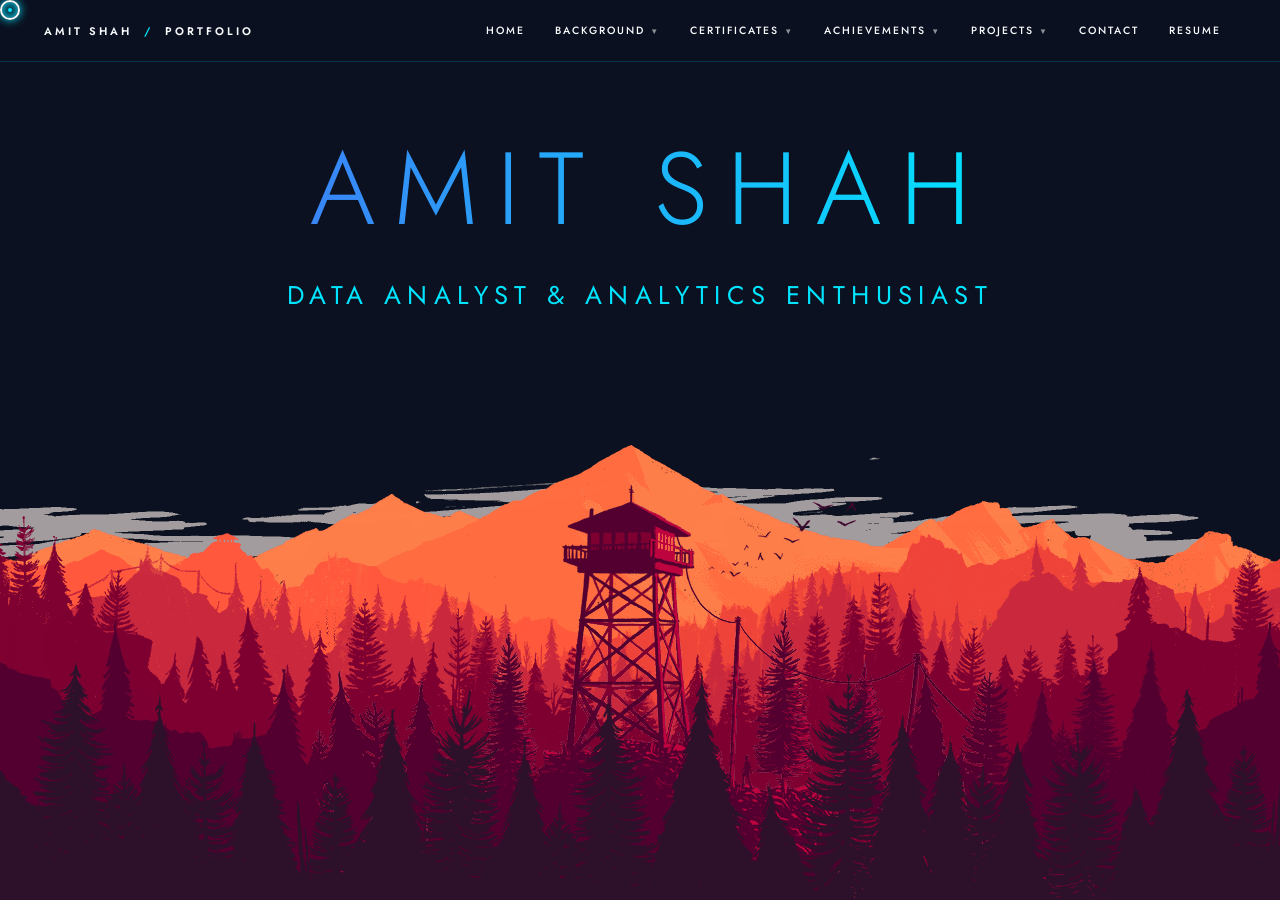
<file: index.html>
<!DOCTYPE html>
<html lang="en">

<head>
    <meta charset="UTF-8">
    <meta name="viewport" content="width=device-width, initial-scale=1.0">
    <title>Amit Shah | Data Analyst Portfolio</title>
    <meta name="description" content="Amit Shah — Data Analyst portfolio. Turning data into actionable insights using Python, SQL, Power BI, and more.">

    <link rel="stylesheet" href="https://public.codepenassets.com/css/normalize-5.0.0.min.css">
    <link href="https://fonts.googleapis.com/css2?family=Jost:wght@300;400;500;700&display=swap" rel="stylesheet">
    <link rel="stylesheet" href="assets/css/style.css">
    <script src="assets/js/components.js"></script>

</head>

<body data-page="" data-root="">
    <div id="global-skeleton-loader">
        <div class="skel-nav">
            <div class="skel-brand"></div>
            <div class="skel-menu">
                <div class="skel-menu-item"></div>
                <div class="skel-menu-item"></div>
                <div class="skel-menu-item"></div>
            </div>
        </div>
        <div class="skel-content">
            <div class="skel-title"></div>
            <div class="skel-subtitle"></div>
            <div class="skel-title" style="width: 80%; height: 200px; border-radius: 20px;"></div>
        </div>
    </div>
    <div id="site-nav"></div>
    <div class="parallax" id="parallax-container">
        <div class="parallax__layer parallax__layer__0">
            <img src="assets/parallax/layer_0.png" alt="Parallax Layer 0" />
        </div>
        <div class="parallax__layer parallax__layer__1">
            <img src="assets/parallax/layer_1.png" alt="Parallax Layer 1" />
            <svg class="drifting-birds" viewBox="0 0 400 100" width="400" height="100"
                xmlns="http://www.w3.org/2000/svg">
                <g fill="rgba(0,0,0,0.5)">
                    <path d="M10,50 Q15,45 20,50 Q15,48 10,50" />
                    <path d="M20,50 Q25,40 30,50 Q25,45 20,50" />
                    <path d="M50,70 Q55,60 60,70 Q55,65 50,70" />
                    <path d="M60,70 Q65,58 70,70 Q65,63 60,70" />
                    <path d="M40,65 Q45,55 50,65 Q45,60 40,65" />
                </g>
            </svg>
        </div>
        <div class="parallax__layer parallax__layer__2">
            <img src="assets/parallax/layer_2.png" alt="Parallax Layer 2" />
        </div>
        <div class="parallax__layer parallax__layer__3">
            <img src="assets/parallax/layer_3.png" alt="Parallax Layer 3" />
        </div>
        <div class="parallax__layer parallax__layer__4">
            <img src="assets/parallax/layer_4.png" alt="Parallax Layer 4" />
        </div>
        <div class="parallax__layer parallax__layer__5">
            <img src="assets/parallax/layer_5.png" alt="Parallax Layer 5" />
        </div>
        <div class="parallax__layer parallax__layer__6">
            <img src="assets/parallax/layer_6.png" alt="Parallax Layer 6" />
        </div>

        <div class="parallax__layer hero-text-layer">
            <div class="hero-content">
                <h1 class="hero-name">AMIT SHAH</h1>
                <h2 class="hero-title">Data Analyst &amp; Analytics Enthusiast</h2>

            </div>
        </div>

        <div class="parallax__cover">
            <div id="particles-container"></div>
            <div class="about-section" style="border:1px solid transparent;">
                <div class="about-grid">
                    <!-- Left Column: Photo -->
                    <div class="about-photo-col">
                        <div class="profile-frame">
                            <img src="assets/images/profile/profile.jpeg" alt="Profile Picture">
                        </div>
                    </div>

                    <!-- Middle Column: Bio -->
                    <div class="about-bio-col">
                        <div class="text-reveal-wrapper">
                            <h2 class="about-greeting text-reveal animate-on-scroll is-visible">HELLO,<br>I'm <span
                                    class="highlight-name">Amit</span>!</h2>
                        </div>
                        <div class="status-badge animate-on-scroll slide-up">
                            <div class="pulsing-dot"></div>
                            <span>Turning Data Into Actionable Insights</span>
                        </div>
                        <p class="animate-on-scroll slide-up delay-100">Aspiring Data Analyst with a strong foundation in Python, SQL, and data handling, currently pursuing Computer Engineering at Gujarat Technological University. Skilled in data cleaning, exploratory data analysis, and creating meaningful visualizations using tools like Excel and Python libraries.</p>
                        <p class="animate-on-scroll slide-up delay-200">Passionate about transforming raw data into clear, actionable insights through effective storytelling. Eager to apply analytical thinking to support data-driven decision-making and continuously enhance practical analytics expertise.</p>
                    </div>
                </div>

                <!-- Bottom Section: Skills, Experience, Stats, Tools -->
                <div class="about-bottom-section">
                    <div class="about-sidebar-col">
                        <div class="sidebar-section animate-on-scroll slide-up delay-300">
                            <h3>TOOLS</h3>
                            <div class="software-icons">
                                <div class="software-logo-item">
                                    <img src="assets/images/icons/vscode.svg" alt="VS Code" class="software-logo" />
                                    <span>VS Code</span>
                                </div>
                                <div class="software-logo-item">
                                    <img src="assets/images/icons/jupyter.svg" alt="Jupyter" class="software-logo" />
                                    <span>Jupyter</span>
                                </div>
                                <div class="software-logo-item">
                                    <img src="assets/images/icons/powerbi.svg" alt="Power BI" class="software-logo" />
                                    <span>Power BI</span>
                                </div>
                            </div>
                        </div>

                        <div class="sidebar-section stats-section animate-on-scroll slide-up delay-400">
                            <div class="stat-grid">
                                <div class="stat-item"><span class="stat-number" data-target="2">0</span><span
                                        class="stat-label">Projects</span></div>
                                <div class="stat-item"><span class="stat-number" data-target="9">0</span><span
                                        class="stat-label">CGPA</span></div>
                                <div class="stat-item"><span class="stat-number" data-target="4">0</span><span
                                        class="stat-label">Certs</span></div>
                                <div class="stat-item"><span class="stat-number" data-target="4">0</span><span
                                        class="stat-label">Skills</span></div>
                            </div>
                        </div>

                        <div class="sidebar-section animate-on-scroll slide-up delay-500">
                            <h3>SKILLS</h3>
                            <ul>
                                <li><strong>Programming Languages:</strong> C, Python, SQL</li>
                                <li><strong>Data Analytics:</strong> Data Cleaning, EDA, Basic Statistics</li>
                                <li><strong>Libraries:</strong> Pandas, NumPy, Matplotlib</li>
                                <li><strong>Tools & Platform:</strong> MS Excel, Google Colab</li>
                            </ul>
                        </div>

                        <div class="sidebar-section animate-on-scroll slide-up delay-500">
                            <h3>EXPERIENCE</h3>
                            <ul>
                                <li><strong>GTU B.E. CE</strong><br>CGPA: 9.52</li>
                                <li><strong>Data Analyst</strong><br>Aspiring Professional</li>
                            </ul>
                        </div>
                    </div>
                </div>
            </div>

            <!-- BACKSTORY TIMELINE SECTION -->
            <div class="backstory-section" id="backstory-section">
                <img src="assets/images/backgrounds/new_education_bg.png" class="education-bg" alt="" aria-hidden="true"
                    loading="lazy" />
                <h2 class="backstory-title animate-on-scroll slide-up">MY JOURNEY</h2>
                <div class="backstory-divider animate-on-scroll scale-up delay-100"></div>

                <div class="timeline">

                    <!-- Entry 1: Bachelor's Degree (right) -->
                    <div class="timeline-item right animate-on-scroll slide-up delay-100">
                        <div class="timeline-dot"></div>
                        <div class="timeline-content">
                            <h3>Gujarat Technological University — Pacific School of Engineering, Surat</h3>
                            <span class="timeline-sub">2023 &mdash; Present</span>
                            <p>Currently pursuing Bachelor of Engineering in Computer Engineering with a CGPA of 9.52. Focused on programming, data structures, and data analytics fundamentals. Actively working on projects related to data handling, visualization, and problem-solving.
                            </p>
                            <a href="pages/college-results.html" class="view-more-btn">VIEW RESULTS</a>
                        </div>
                    </div>

                    <!-- Entry 2: High School (left) -->
                    <div class="timeline-item left animate-on-scroll slide-up delay-200">
                        <div class="timeline-content">
                            <h3>N.R. Raut Sarvajanik Higher Secondary School, Valsad</h3>
                            <span class="timeline-sub">2019(SSC) &mdash; 2022 (HSC)</span>
                            <p>Completed secondary and higher secondary education (Grades 9–12) with a focus on the science stream. Built a strong foundation in mathematics, science, and logical reasoning, along with developing discipline and problem-solving skills.</p>
                            <a href="pages/school-results.html" class="view-more-btn">VIEW RESULTS</a>
                        </div>
                        <div class="timeline-dot"></div>
                    </div>

                    <!-- Entry 3: Primary School (right) -->
                    <div class="timeline-item right animate-on-scroll slide-up delay-300">
                        <div class="timeline-dot"></div>
                        <div class="timeline-content">
                            <h3>Early Schooling — Valsad, Gujarat</h3>
                            <span class="timeline-sub">Primary &amp; Secondary Education</span>
                            <p>Completed early education with a strong focus on core subjects such as mathematics, science, and language. Developed essential skills in reading, writing, and numerical understanding, along with discipline and curiosity for learning. This phase also helped build problem-solving abilities and attention to detail, creating a solid foundation for future academic growth.</p>
                        </div>
                    </div>

                </div>
            </div>

            <!-- SHOWCASE SECTION (Certificates, Achievements, Projects) -->
            <div class="showcase-section" id="showcase-section">
                <h2 class="showcase-title animate-on-scroll slide-up">MILESTONES & WORK</h2>
                <div class="showcase-divider animate-on-scroll scale-up delay-100"></div>

                <div class="showcase-flex">
                    <!-- Entry 1: Certificates -->
                    <a href="pages/certificates.html" style="text-decoration: none; display: block;"
                        class="animate-on-scroll fade-in delay-100">
                        <div class="showcase-card float-hover">
                            <div class="showcase-img-wrapper">
                                <img src="assets/images/newbg/certification.jpeg" alt="Certificates" loading="lazy">
                            </div>
                            <div class="showcase-header-wrapper">
                                <h1 class="main-title">Certificates</h1>
                                <h1 class="hover-title">View<br>More</h1>
                            </div>
                        </div>
                    </a>

                    <!-- Entry 2: Achievements -->
                    <a href="pages/achievements.html" style="text-decoration: none; display: block;"
                        class="animate-on-scroll fade-in delay-200">
                        <div class="showcase-card float-hover">
                            <div class="showcase-img-wrapper">
                                <img src="assets/images/newbg/achievement.jpeg" alt="Achievements" loading="lazy">
                            </div>
                            <div class="showcase-header-wrapper">
                                <h1 class="main-title">Achievements</h1>
                                <h1 class="hover-title">View<br>More</h1>
                            </div>
                        </div>
                    </a>

                    <!-- Entry 3: Projects -->
                    <a href="pages/projects.html" style="text-decoration: none; display: block;"
                        class="animate-on-scroll fade-in delay-300">
                        <div class="showcase-card float-hover">
                            <div class="showcase-img-wrapper">
                                <img src="assets/images/newbg/project.jpeg" alt="Projects" loading="lazy">
                            </div>
                            <div class="showcase-header-wrapper">
                                <h1 class="main-title">Projects</h1>
                                <h1 class="hover-title">See<br>Projects</h1>
                            </div>
                        </div>
                    </a>
                    <!-- EXTRA CURRICULAR SECTION -->
                    <a href="pages/extra-curricular.html" style="text-decoration: none; display: block;"
                        class="animate-on-scroll fade-in delay-400">
                        <div class="showcase-card float-hover">
                            <div class="showcase-img-wrapper">
                                <img src="assets/images/newbg/extra.jpeg" alt="Extra Curricular"
                                    loading="lazy">
                            </div>
                            <div class="showcase-header-wrapper">
                                <h1 class="main-title">Extra Curricular</h1>
                                <h1 class="hover-title">See<br>Extra Curricular</h1>
                            </div>
                        </div>
                    </a>
                </div>
            </div>

            <!-- MODERN FOOTER -->
            <footer class="modern-footer" id="contact-section">
                <div class="footer-contact-row">
                    <div class="footer-contact-item">
                        <svg viewBox="0 0 24 24" fill="none" stroke="currentColor" stroke-width="1.5"
                            stroke-linecap="round" stroke-linejoin="round" class="fc-icon">
                            <path d="M21 10c0 7-9 13-9 13s-9-6-9-13a9 9 0 0 1 18 0z"></path>
                            <circle cx="12" cy="10" r="3"></circle>
                        </svg>
                        <span>Valsad, Gujarat</span>
                    </div>
                    <div class="footer-contact-item">
                        <a href="mailto:amitshah9624@gmail.com" class="fc-link">
                            <svg viewBox="0 0 24 24" fill="none" stroke="currentColor" stroke-width="1.5"
                                stroke-linecap="round" stroke-linejoin="round" class="fc-icon">
                                <path d="M4 4h16c1.1 0 2 .9 2 2v12c0 1.1-.9 2-2 2H4c-1.1 0-2-.9-2-2V6c0-1.1.9-2 2-2z">
                                </path>
                                <polyline points="22,6 12,13 2,6"></polyline>
                            </svg>
                            <span>amitshah9624@gmail.com</span>
                        </a>
                    </div>
                    <div class="footer-contact-item">
                        <a href="assets/Resume/Amit-Shah-Resume.pdf" target="_blank" class="fc-link">
                            <svg viewBox="0 0 24 24" fill="none" stroke="currentColor" stroke-width="1.5"
                                stroke-linecap="round" stroke-linejoin="round" class="fc-icon">
                                <path d="M14 2H6a2 2 0 0 0-2 2v16a2 2 0 0 0 2 2h12a2 2 0 0 0 2-2V8z"></path>
                                <polyline points="14 2 14 8 20 8"></polyline>
                                <line x1="16" y1="13" x2="8" y2="13"></line>
                                <line x1="16" y1="17" x2="8" y2="17"></line>
                                <polyline points="10 9 9 9 8 9"></polyline>
                            </svg>
                            <span>Resume</span>
                        </a>
                    </div>
                </div>
                <div class="modern-footer-divider" style="margin-top: 0; margin-bottom: 50px;"></div>
                <div class="modern-footer-top">
                    <!-- Column 1: About Me -->
                    <div class="footer-col about-col">
                        <h4>ABOUT ME</h4>
                        <p>Aspiring Data Analyst skilled in Python, SQL, Power BI, and data visualization. Currently pursuing B.E. in Computer Engineering at GTU — CGPA 9.52.</p>
                        <p>Passionate about transforming raw data into clear, actionable insights through effective storytelling and visual analytics.</p>
                        <p>Seeking opportunities to apply analytical thinking in data-driven environments and contribute to impactful business decisions.</p>
                    </div>

                    <!-- Column 2: Latest Projects -->
                    <div class="footer-col">
                        <h4>LATEST PROJECTS</h4>
                        <ul>
                            <li><a href="pages/projects.html#proj-customer-behavior">CUSTOMER BEHAVIOR ANALYSIS</a></li>
                            <li><a href="pages/projects.html#proj-kolam">KOLAM DESIGN ANALYZER</a></li>
                            <li><a href="pages/projects.html#proj-secretbook">THE SECRET BOOK</a></li>
                        </ul>
                    </div>

                    <!-- Column 3: Portfolio -->
                    <div class="footer-col">
                        <h4>PORTFOLIO</h4>
                        <ul>
                            <li><a href="#parallax-container">HOME</a></li>
                            <li><a href="pages/certificates.html">CERTIFICATES</a></li>
                            <li><a href="pages/projects.html">PROJECTS</a></li>
                            <li><a href="https://linkedin.com/in/amit-shah22" target="_blank">LINKEDIN</a></li>
                            <li><a href="https://github.com/Amit22-shah" target="_blank">GITHUB</a></li>
                            <li><a href="assets/Resume/Amit-Shah-Resume.pdf" target="_blank">RESUME</a></li>
                        </ul>
                    </div>



                    <!-- Column 5: Brand / Navigation -->
                    <div class="footer-col">
                        <h4>AMIT SHAH</h4>
                        <ul>
                            <li><a href="#parallax-container">HOME</a></li>
                            <li><a href="pages/projects.html">PROJECTS</a></li>
                            <li><a href="pages/achievements.html">ACHIEVEMENTS</a></li>
                            <li><a href="pages/certificates.html">CERTIFICATES</a></li>
                            <li><a href="pages/feedback.html">CONTACT</a></li>
                        </ul>
                    </div>
                </div>

                <div class="modern-footer-divider"></div>

                <div class="modern-footer-bottom">
                    <ul class="footer-bottom-links">
                        <li><a href="#parallax-container">HOME</a></li>
                        <li><a href="pages/projects.html">PORTFOLIO</a></li>
                        <li><a href="pages/achievements.html">ACHIEVEMENTS</a></li>
                        <li><a href="pages/certificates.html">CERTIFICATES</a></li>
                        <li><a href="pages/feedback.html">CONTACT</a></li>
                    </ul>
                </div>
            </footer>
        </div>
    </div> <!-- Closes .parallax container properly -->



    <div id="custom-crosshair"></div>

    <!-- Floating Socials -->
    <div class="floating-socials" id="floating-socials">
        <a href="https://github.com/Amit22-shah" target="_blank" aria-label="GitHub"><svg viewBox="0 0 24 24">
                <path d="M12 0c-6.626 0-12 5.373-12 12 0 5.302 3.438 9.8 8.207 11.387.599.111.793-.261.793-.577v-2.234c-3.338.726-4.033-1.416-4.033-1.416-.546-1.387-1.333-1.756-1.333-1.756-1.089-.745.083-.729.083-.729 1.205.084 1.839 1.237 1.839 1.237 1.07 1.834 2.807 1.304 3.492.997.107-.775.418-1.305.762-1.604-2.665-.305-5.467-1.334-5.467-5.931 0-1.311.469-2.381 1.236-3.221-.124-.303-.535-1.524.117-3.176 0 0 1.008-.322 3.301 1.23.957-.266 1.983-.399 3.003-.404 1.02.005 2.047.138 3.006.404 2.291-1.552 3.297-1.23 3.297-1.23.653 1.653.242 2.874.118 3.176.77.84 1.235 1.911 1.235 3.221 0 4.609-2.807 5.624-5.479 5.921.43.372.823 1.102.823 2.222v3.293c0 .319.192.694.801.576 4.765-1.589 8.199-6.086 8.199-11.386 0-6.627-5.373-12-12-12z" />
            </svg></a>
        <a href="https://linkedin.com/in/amit-shah22" target="_blank" aria-label="LinkedIn"><svg viewBox="0 0 24 24">
                <path
                    d="M20.447 20.452h-3.554v-5.569c0-1.328-.027-3.037-1.852-3.037-1.853 0-2.136 1.445-2.136 2.939v5.667H9.351V9h3.414v1.561h.046c.477-.9 1.637-1.85 3.37-1.85 3.601 0 4.267 2.37 4.267 5.455v6.286zM5.337 7.433c-1.144 0-2.063-.926-2.063-2.065 0-1.138.92-2.063 2.063-2.063 1.14 0 2.064.925 2.064 2.063 0 1.139-.925 2.065-2.064 2.065zm1.782 13.019H3.555V9h3.564v11.452zM22.225 0H1.771C.792 0 0 .774 0 1.729v20.542C0 23.227.792 24 1.771 24h20.451C23.2 24 24 23.227 24 22.271V1.729C24 .774 23.2 0 22.222 0h.003z" />
            </svg></a>
        <a href="mailto:amitshah9624@gmail.com" aria-label="Email"><svg viewBox="0 0 24 24">
                <path
                    d="M20 4H4c-1.1 0-1.99.9-1.99 2L2 18c0 1.1.9 2 2 2h16c1.1 0 2-.9 2-2V6c0-1.1-.9-2-2-2zm0 4l-8 5-8-5V6l8 5 8-5v2z" />
            </svg></a>
        <a href="pages/feedback.html" aria-label="Contact / Feedback"><svg viewBox="0 0 24 24">
                <path
                    d="M6.62 10.79c1.44 2.83 3.76 5.14 6.59 6.59l2.2-2.2c.27-.27.67-.36 1.02-.24 1.12.37 2.33.57 3.57.57.55 0 1 .45 1 1V20c0 .55-.45 1-1 1-9.39 0-17-7.61-17-17 0-.55.45-1 1-1h3.5c.55 0 1 .45 1 1 0 1.25.2 2.45.57 3.57.11.35.03.74-.25 1.02l-2.2 2.2z" />
            </svg></a>
    </div>

    <script src="assets/js/script.js"></script>

</body>  

</html>
</file>
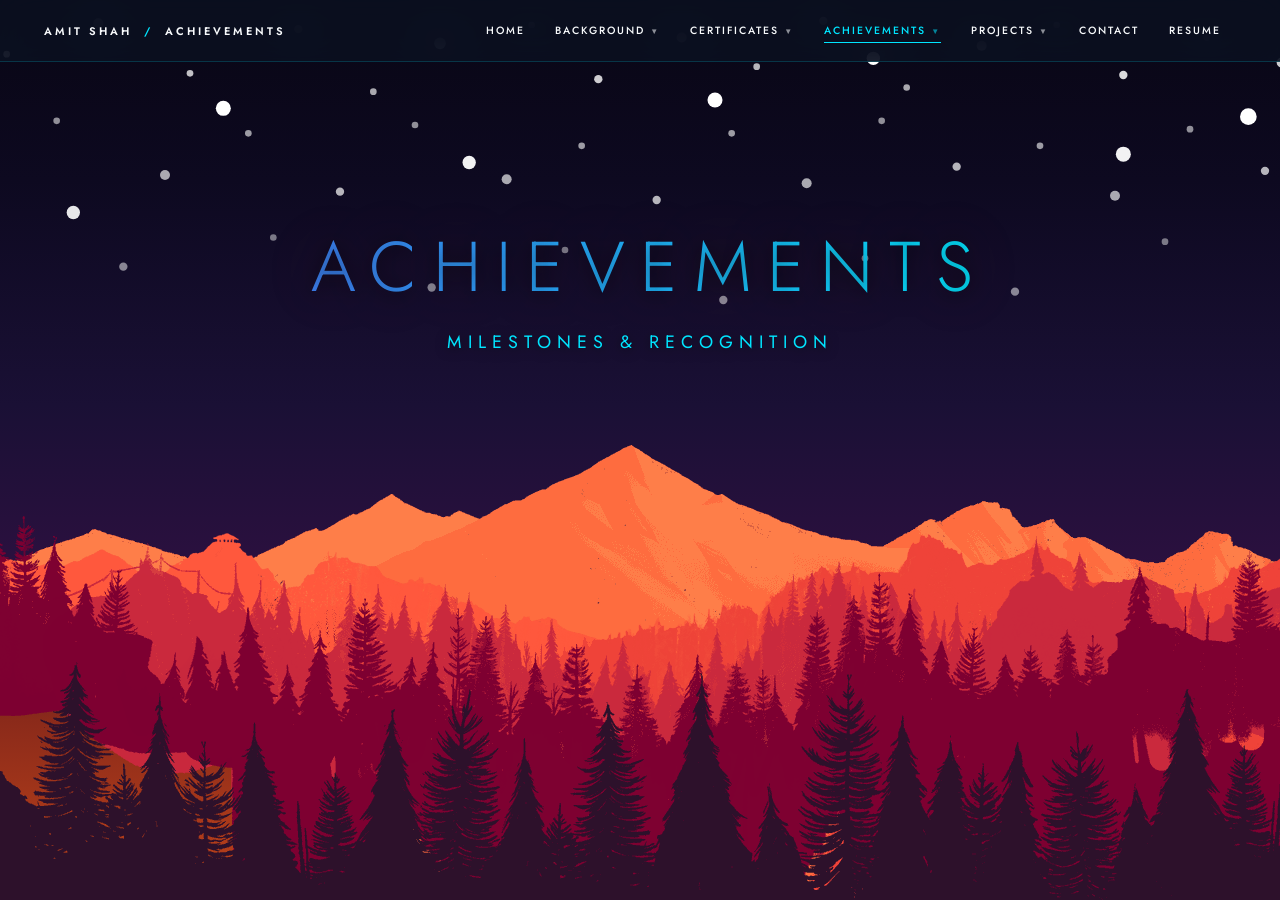
<file: pages/achievements.html>
<!DOCTYPE html>
<html lang="en">

<head>
    <meta charset="UTF-8">
    <meta name="viewport" content="width=device-width, initial-scale=1.0">
    <title>Achievements — Amit Shah | Data Analyst Portfolio</title>
    <link href="https://fonts.googleapis.com/css2?family=Jost:wght@200;300;400;500;600;700&display=swap"
        rel="stylesheet">
    <link rel="stylesheet" href="../assets/css/style.css">
    <script src="../assets/js/components.js"></script>
</head>

<body class="ach-body" data-page="achievements" data-root="../">
    <div id="global-skeleton-loader">
        <div class="skel-nav">
            <div class="skel-brand"></div>
            <div class="skel-menu">
                <div class="skel-menu-item"></div>
                <div class="skel-menu-item"></div>
                <div class="skel-menu-item"></div>
            </div>
        </div>
        <div class="skel-content">
            <div class="skel-title"></div>
            <div class="skel-subtitle"></div>
            <div class="skel-title" style="width: 80%; height: 200px; border-radius: 20px;"></div>
        </div>
    </div>

    <div id="site-nav"></div>

    <!-- Full Custom Parallax — SVG Layers recreating the Deer Sunset scene -->
    <div class="parallax ach-parallax" id="parallax-container">

        <!-- Layer 0: Sky gradient + stars (farthest back) -->
        <div class="parallax__layer parallax__layer__0">
            <svg class="ach-layer-svg" viewBox="0 0 1920 1080" xmlns="http://www.w3.org/2000/svg"
                preserveAspectRatio="xMidYMax slice">
                <defs>
                    <linearGradient id="skyGrad" x1="0" y1="0" x2="0" y2="1">
                        <stop offset="0%" stop-color="#080614" />
                        <stop offset="20%" stop-color="#0d0920" />
                        <stop offset="45%" stop-color="#1a1035" />
                        <stop offset="65%" stop-color="#2d1040" />
                        <stop offset="80%" stop-color="#8b2a1a" />
                        <stop offset="100%" stop-color="#c0441a" />
                    </linearGradient>
                </defs>
                <rect width="1920" height="1080" fill="url(#skyGrad)" />

                <!-- *** STARS — r values in SVG units. SVG 1920w maps to ~1046px screen ***
                     Scale factor ~0.545, so r=5 → 2.7px, r=8 → 4.4px, r=12 → 6.5px visible -->
                <g class="ach-stars-group">
                    <!-- Row 1: top band y=20-120 -->
                    <circle class="s" cx="80" cy="40" r="5" opacity="0.85" />
                    <circle class="s" cx="200" cy="65" r="4" opacity="0.7" />
                    <circle class="s" cx="310" cy="28" r="6" opacity="0.9" />
                    <circle class="s" cx="420" cy="88" r="4" opacity="0.75" />
                    <circle class="s" cx="550" cy="35" r="5" opacity="0.8" />
                    <circle class="s" cx="640" cy="110" r="4" opacity="0.65" />
                    <circle class="s" cx="720" cy="52" r="7" opacity="0.9" />
                    <circle class="s" cx="830" cy="30" r="4" opacity="0.7" />
                    <circle class="s" cx="910" cy="95" r="5" opacity="0.8" />
                    <circle class="s" cx="1010" cy="45" r="6" opacity="0.85" />
                    <circle class="s" cx="1100" cy="80" r="4" opacity="0.7" />
                    <circle class="s" cx="1180" cy="25" r="5" opacity="0.9" />
                    <circle class="s" cx="1280" cy="105" r="4" opacity="0.65" />
                    <circle class="s" cx="1370" cy="55" r="6" opacity="0.8" />
                    <circle class="s" cx="1460" cy="30" r="4" opacity="0.75" />
                    <circle class="s" cx="1540" cy="90" r="5" opacity="0.85" />
                    <circle class="s" cx="1640" cy="45" r="4" opacity="0.7" />
                    <circle class="s" cx="1730" cy="75" r="6" opacity="0.8" />
                    <circle class="s" cx="1820" cy="35" r="4" opacity="0.9" />
                    <circle class="s" cx="1900" cy="100" r="5" opacity="0.75" />
                    <!-- Row 2: y=130-260 -->
                    <circle class="s" cx="55" cy="170" r="4" opacity="0.6" />
                    <circle class="s" cx="170" cy="195" r="5" opacity="0.7" />
                    <circle class="s" cx="260" cy="145" r="4" opacity="0.55" />
                    <circle class="s" cx="390" cy="210" r="6" opacity="0.65" />
                    <circle class="s" cx="490" cy="160" r="4" opacity="0.6" />
                    <circle class="s" cx="600" cy="230" r="5" opacity="0.7" />
                    <circle class="s" cx="690" cy="150" r="4" opacity="0.55" />
                    <circle class="s" cx="800" cy="215" r="6" opacity="0.65" />
                    <circle class="s" cx="890" cy="175" r="4" opacity="0.6" />
                    <circle class="s" cx="980" cy="240" r="5" opacity="0.7" />
                    <circle class="s" cx="1070" cy="160" r="4" opacity="0.6" />
                    <circle class="s" cx="1160" cy="220" r="6" opacity="0.65" />
                    <circle class="s" cx="1250" cy="145" r="4" opacity="0.55" />
                    <circle class="s" cx="1340" cy="200" r="5" opacity="0.7" />
                    <circle class="s" cx="1440" cy="175" r="4" opacity="0.6" />
                    <circle class="s" cx="1530" cy="235" r="6" opacity="0.65" />
                    <circle class="s" cx="1620" cy="155" r="4" opacity="0.55" />
                    <circle class="s" cx="1710" cy="205" r="5" opacity="0.7" />
                    <circle class="s" cx="1810" cy="165" r="4" opacity="0.6" />
                    <circle class="s" cx="1890" cy="245" r="5" opacity="0.65" />
                    <!-- Row 3: y=270-380 sparse -->
                    <circle class="s" cx="140" cy="295" r="4" opacity="0.45" />
                    <circle class="s" cx="340" cy="320" r="5" opacity="0.5" />
                    <circle class="s" cx="520" cy="285" r="4" opacity="0.45" />
                    <circle class="s" cx="710" cy="345" r="5" opacity="0.5" />
                    <circle class="s" cx="870" cy="300" r="4" opacity="0.45" />
                    <circle class="s" cx="1060" cy="360" r="5" opacity="0.5" />
                    <circle class="s" cx="1230" cy="310" r="4" opacity="0.45" />
                    <circle class="s" cx="1410" cy="350" r="5" opacity="0.5" />
                    <circle class="s" cx="1590" cy="290" r="4" opacity="0.45" />
                    <circle class="s" cx="1780" cy="340" r="5" opacity="0.5" />
                    <!-- Bright large accent stars -->
                    <circle class="s" cx="460" cy="130" r="9" opacity="1.0" />
                    <circle class="s" cx="1240" cy="70" r="8" opacity="1.0" />
                    <circle class="s" cx="1690" cy="140" r="10" opacity="1.0" />
                    <circle class="s" cx="280" cy="255" r="8" opacity="0.9" />
                    <circle class="s" cx="1050" cy="120" r="9" opacity="1.0" />
                    <circle class="s" cx="755" cy="195" r="8" opacity="0.95" />
                    <circle class="s" cx="1540" cy="185" r="9" opacity="0.95" />
                </g>
            </svg>
        </div>
        <div class="parallax__layer parallax__layer__1">
            <img src="../assets/parallax/layer_1.png" alt="Parallax Layer 1" />
            <svg class="drifting-birds" viewBox="0 0 400 100" width="400" height="100"
                xmlns="http://www.w3.org/2000/svg">
                <g fill="rgba(0,0,0,0.5)">
                    <path d="M10,50 Q15,45 20,50 Q15,48 10,50" />
                    <path d="M20,50 Q25,40 30,50 Q25,45 20,50" />
                    <path d="M50,70 Q55,60 60,70 Q55,65 50,70" />
                    <path d="M60,70 Q65,58 70,70 Q65,63 60,70" />
                    <path d="M40,65 Q45,55 50,65 Q45,60 40,65" />
                </g>
            </svg>
        </div>

        <!-- Layer 2: Far mountains -->
        <div class="parallax__layer parallax__layer__2">
            <img src="../assets/parallax/layer_2.png" alt="Parallax Layer 2" />
        </div>

        <!-- Layer 3: Mid mountains (closer, darker) -->
        <div class="parallax__layer parallax__layer__3">
            <img src="../assets/parallax/layer_3.png" alt="Parallax Layer 3" />
        </div>

        <!-- Layer 4: Lake / reflection -->
        <div class="parallax__layer parallax__layer__4">
            <img src="../assets/parallax/layer_4.png" alt="Parallax Layer 4" />
        </div>

        <!-- Layer 6: Foreground tall pine trees (left + right flanks) -->
        <div class="parallax__layer parallax__layer__6">
            <img src="../assets/parallax/layer_6.png" alt="Parallax Layer 6" />
        </div>


        <!-- Hero text layer -->
        <div class="parallax__layer hero-text-layer ach-hero-text-layer">
            <div class="hero-content ach-hero-content">
                <h1 class="hero-name ach-hero-name">ACHIEVEMENTS</h1>
                <h2 class="hero-title ach-hero-subtitle">MILESTONES &amp; RECOGNITION</h2>
            </div>
        </div>

        <!-- Scrollable content cover -->
        <div class="parallax__cover">
            <div class="achievements-section">
                <div class="ach-grid">
                    <!-- Card 1: Zimension Game Jam 2nd Prize -->
                    <div class="ach-card animate-on-scroll slide-up" id="ach-gamejam">
                        <div class="ach-card-inner float-hover">
                            <div class="ach-card-front">
                                <img src="../assets/images/achievements/Zimension.jpeg" alt="Zimension Game Jam 2nd Prize" loading="lazy">
                            </div>
                            <div class="ach-card-back">
                                <h3>Game Jam 2nd Prize</h3>
                                <p>Secured 2nd place in Zimension Game Jam 2025. Collaborated in a team to design an innovative project under competitive conditions, demonstrating strong problem-solving and technical skills.</p>
                            </div>
                        </div>
                    </div>

                    <!-- Card 2: Carrom Winner Lakshya 2026 -->
                    <div class="ach-card animate-on-scroll slide-up delay-100" id="ach-carrom">
                        <div class="ach-card-inner float-hover">
                            <div class="ach-card-front">
                                <img src="../assets/images/achievements/camrrom.jpeg" alt="Carrom Champion Lakshya 2026" loading="lazy">
                            </div>
                            <div class="ach-card-back">
                                <h3>Carrom Champion</h3>
                                <p>Achieved 1st place in the Carrom competition at Lakshya 2026, showcasing excellent concentration, strategic thinking, and precision throughout the event.</p>
                            </div>
                        </div>
                    </div>

                    <!-- Card 3: NxtWave AI Workshop Certificate of Appreciation -->
                    <div class="ach-card animate-on-scroll slide-up delay-200" id="ach-nxtwave">
                        <div class="ach-card-inner float-hover">
                            <div class="ach-card-front">
                                <img src="../assets/images/achievements/nextwave-leadership.jpeg" alt="NxtWave AI Workshop" loading="lazy">
                            </div>
                            <div class="ach-card-back">
                                <h3>NxtWave — AI Workshop</h3>
                                <p>Awarded a Certificate of Appreciation for leadership and active participation in the "AI for Students: Build Your Own Generative AI Model" workshop by NxtWave.</p>
                            </div>
                        </div>
                    </div>

                    <!-- Card 4: ML Internship – SaiKet Systems -->
                    <div class="ach-card animate-on-scroll slide-up delay-300" id="ach-internship">
                        <div class="ach-card-inner float-hover">
                            <div class="ach-card-front">
                                <img src="../assets/images/achievements/intership.jpeg" alt="ML Internship at SaiKet Systems" loading="lazy">
                            </div>
                            <div class="ach-card-back">
                                <h3>ML Internship</h3>
                                <p>Completed a hands-on Machine Learning internship at SaiKet Systems, applying ML concepts to real-world problems and demonstrating strong analytical thinking and collaborative skills.</p>
                            </div>
                        </div>
                    </div>
                </div>
            </div>

            <!-- Footer -->
            <div id="site-footer"></div>
        </div>
    </div>

    <script>
        (function () {
            var parallax = document.getElementById('parallax-container');
            var heroContent = document.querySelector('.ach-hero-content');
            if (!parallax || !heroContent) return;

            function onScroll() {
                var scrollY = parallax.scrollTop;
                var fadeEnd = 280;
                var opacity = Math.max(0, 1 - scrollY / fadeEnd);
                var drift = scrollY * 0.15;
                heroContent.style.opacity = opacity;
                heroContent.style.transform = 'translateY(-' + drift + 'px)';
            }

            parallax.addEventListener('scroll', onScroll, { passive: true });
        })();
    </script>
    <script src="../assets/js/script.js"></script>
</body>

</html>
</file>
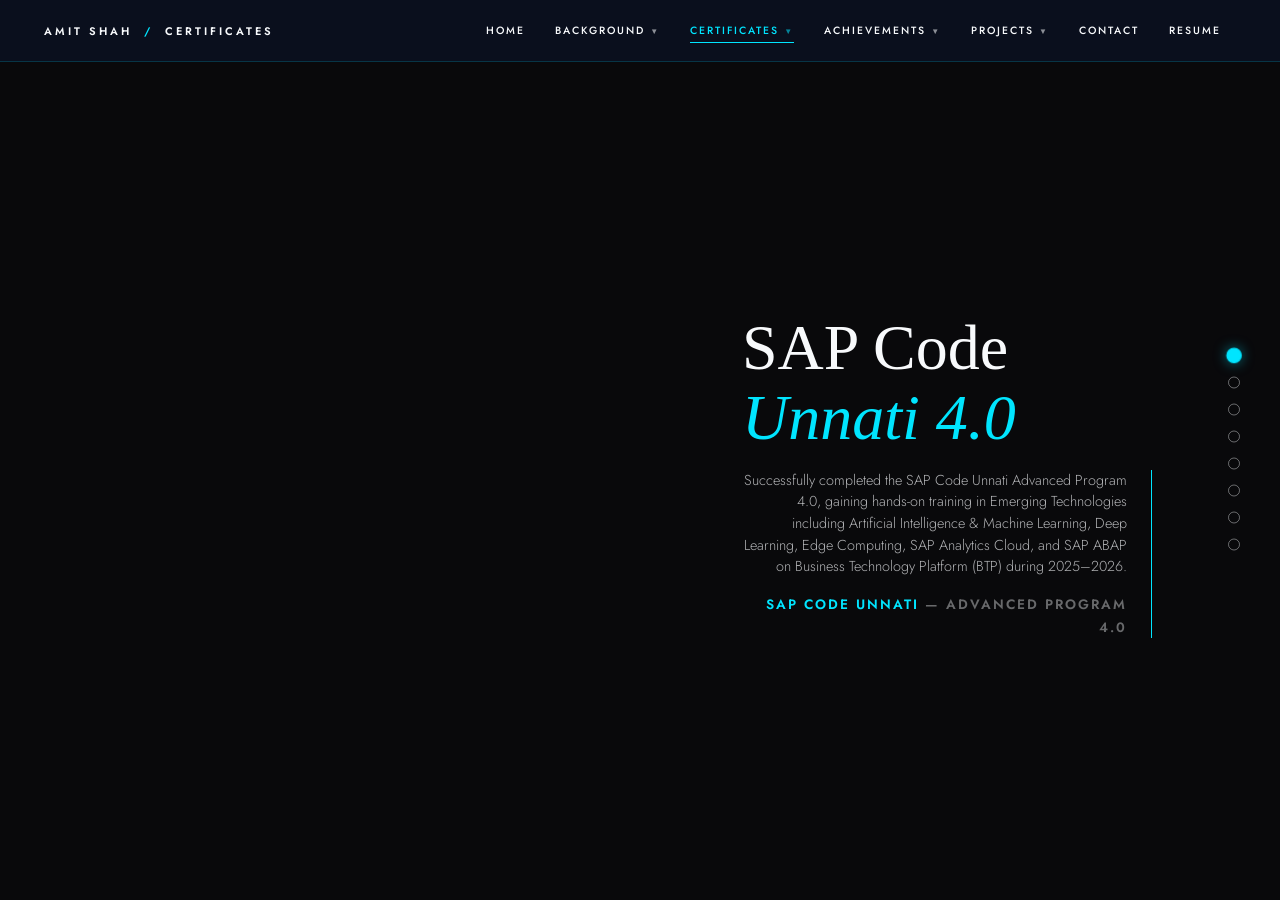
<file: pages/certificates.html>
<!DOCTYPE html>
<html lang="en">

<head>
    <meta charset="UTF-8">
    <meta name="viewport" content="width=device-width, initial-scale=1.0">
    <title>Certificates — Amit Shah | Data Analyst Portfolio</title>
    <meta name="description" content="Certificates and credentials earned by Amit Shah — SAP, AI, ML, Game Jam and more.">
    <link
        href="https://fonts.googleapis.com/css2?family=Jost:wght@200;300;400;500;600;700&family=Playfair+Display:ital,wght@0,300;0,400;1,400&display=swap"
        rel="stylesheet">
    <link rel="stylesheet" href="../assets/css/style.css">
    <script src="../assets/js/components.js"></script>
</head>

<body class="cert-body" data-page="certificates" data-root="../">
    <div id="global-skeleton-loader">
        <div class="skel-nav">
            <div class="skel-brand"></div>
            <div class="skel-menu">
                <div class="skel-menu-item"></div>
                <div class="skel-menu-item"></div>
                <div class="skel-menu-item"></div>
            </div>
        </div>
        <div class="skel-content">
            <div class="skel-title"></div>
            <div class="skel-subtitle"></div>
            <div class="skel-title" style="width: 80%; height: 200px; border-radius: 20px;"></div>
        </div>
    </div>

    <div id="site-nav"></div>

    <div class="cert-scroller">
        <div class="cert-dots">
            <a href="#cert1" class="cert-dot active"></a>
            <a href="#cert2" class="cert-dot"></a>
            <a href="#cert3" class="cert-dot"></a>
            <a href="#cert4" class="cert-dot"></a>
            <a href="#cert5" class="cert-dot"></a>
            <a href="#cert6" class="cert-dot"></a>
            <a href="#cert7" class="cert-dot"></a>
            <a href="#cert8" class="cert-dot"></a>
        </div>

        <!-- Slide 1: SAP Code Unnati Advanced Program 4.0 -->
        <section class="cert-slide" id="cert1">
            <div class="cert-content animate-on-scroll slide-up">
                <h2 class="cert-huge-title">SAP Code<br><em>Unnati 4.0</em></h2>
                <div class="cert-desc-box float-hover">
                    <p>Successfully completed the SAP Code Unnati Advanced Program 4.0, gaining hands-on training in Emerging Technologies including Artificial Intelligence &amp; Machine Learning, Deep Learning, Edge Computing, SAP Analytics Cloud, and SAP ABAP on Business Technology Platform (BTP) during 2025–2026.</p>
                    <span class="cert-issuer">SAP Code Unnati <span>— Advanced Program 4.0</span></span>
                </div>
            </div>
            <div class="cert-image-wrap animate-on-scroll scale-up delay-200">
                <a href="../assets/images/certificates/SAP.pdf" target="_blank"
                    rel="noopener noreferrer" style="cursor: zoom-in;" class="float-hover">
                    <iframe src="../assets/images/certificates/SAP.pdf"
                        title="SAP Code Unnati Advanced Program 4.0 Certificate"
                        style="width:100%;height:420px;border:none;border-radius:16px;"
                        loading="lazy"></iframe>
                </a>
            </div>
        </section>

        <!-- Slide 2: SAP Code Unnati Innovation Marathon 4.0 -->
        <section class="cert-slide" id="cert2">
            <div class="cert-content animate-on-scroll slide-up">
                <h2 class="cert-huge-title">Innovation<br><em>Marathon</em></h2>
                <div class="cert-desc-box float-hover">
                    <p>Reached the Upper Semifinal stage in the SAP Code Unnati Innovation Marathon 4.0 — a national-level competition. Presented an innovative solution demonstrating strong analytical thinking and technical problem-solving.</p>
                    <span class="cert-issuer">SAP Code Unnati <span>— Upper Semifinalist</span></span>
                </div>
            </div>
            <div class="cert-image-wrap animate-on-scroll scale-up delay-200">
                <a href="../assets/images/certificates/innovation-marathon.jpeg" target="_blank"
                    rel="noopener noreferrer" style="cursor: zoom-in;" class="float-hover">
                    <img src="../assets/images/certificates/innovation-marathon.jpeg"
                        alt="SAP Innovation Marathon Certificate" loading="lazy">
                </a>
            </div>
        </section>

        <!-- Slide 3: 2nd Prize – Zimension Game Jam 2025 -->
        <section class="cert-slide" id="cert3">
            <div class="cert-content animate-on-scroll slide-up delay-100">
                <h2 class="cert-huge-title">Game Jam<br><em>2nd Prize</em></h2>
                <div class="cert-desc-box float-hover">
                    <p>Secured 2nd place in the Zimension Game Jam 2025, organized by Zimension 3D Technologies. Demonstrated creativity, problem-solving, and innovative project-building skills under competitive conditions.</p>
                    <span class="cert-issuer">Zimension 3D <span>— 2nd Place</span></span>
                </div>
            </div>
            <div class="cert-image-wrap animate-on-scroll scale-up delay-300">
                <a href="../assets/images/certificates/Zimension.jpeg" target="_blank"
                    rel="noopener noreferrer" style="cursor: zoom-in;" class="float-hover">
                    <img src="../assets/images/certificates/Zimension.jpeg"
                        alt="Zimension Game Jam 2nd Prize Certificate" loading="lazy">
                </a>
                </a>
            </div>
        </section>

        <!-- Slide 4: AI Tools & ChatGPT Workshop – be10x -->
        <section class="cert-slide" id="cert4">
            <div class="cert-content animate-on-scroll slide-up delay-100">
                <h2 class="cert-huge-title">AI Tools<br><em>Workshop</em></h2>
                <div class="cert-desc-box float-hover">
                    <p>Completed a hands-on workshop by be10x (March 2026) focused on leveraging AI tools for productivity — including rapid presentation creation, data analysis, and code debugging using ChatGPT and other AI platforms.</p>
                    <span class="cert-issuer">be10x <span>— March 2026</span></span>
                </div>
            </div>
            <div class="cert-image-wrap animate-on-scroll scale-up delay-300">
                <a href="../assets/images/certificates/Be10X.jpeg" target="_blank"
                    rel="noopener noreferrer" style="cursor: zoom-in;" class="float-hover">
                    <img src="../assets/images/certificates/Be10X.jpeg"
                        alt="AI Tools & ChatGPT Workshop Certificate" loading="lazy">
                </a>
                </a>
            </div>
        </section>

        <!-- Slide 5: Machine Learning Intern – SaiKet Systems -->
        <section class="cert-slide" id="cert5">
            <div class="cert-content animate-on-scroll slide-up delay-100">
                <h2 class="cert-huge-title">ML<br><em>Internship</em></h2>
                <div class="cert-desc-box float-hover">
                    <p>Completed a hands-on Machine Learning internship at SaiKet Systems, focusing on ML concepts, real-world problem solving, and collaborative development. Demonstrated analytical thinking, communication skills, and attention to detail.</p>
                    <span class="cert-issuer">SaiKet Systems <span>— Internship</span></span>
                </div>
            </div>
            <div class="cert-image-wrap animate-on-scroll scale-up delay-300">
                <a href="../assets/images/certificates/intership.jpeg" target="_blank"
                    rel="noopener noreferrer" style="cursor: zoom-in;" class="float-hover">
                    <img src="../assets/images/certificates/intership.jpeg"
                        alt="Machine Learning Internship Certificate" loading="lazy">
                </a>
                </a>
            </div>
        </section>

        <!-- Slide 6: SAP Analytics Cloud Certification -->
        <section class="cert-slide" id="cert6">
            <div class="cert-content animate-on-scroll slide-up delay-100">
                <h2 class="cert-huge-title">SAP<br><em>Analytics</em></h2>
                <div class="cert-desc-box float-hover">
                    <p>Earned an Intermediate-level certification in SAP Analytics Cloud, focusing on data storytelling, dashboard creation, and analytics. Developed skills in data visualization, filtering, and presenting insights effectively.</p>
                    <span class="cert-issuer">SAP <span>— Intermediate Certification</span></span>
                </div>
            </div>
            <div class="cert-image-wrap animate-on-scroll scale-up delay-300">
                <a href="../assets/images/certificates/sap-analytics.jpeg" target="_blank"
                    rel="noopener noreferrer" style="cursor: zoom-in;" class="float-hover">
                    <img src="../assets/images/certificates/sap-analytics.jpeg"
                        alt="SAP Analytics Cloud Certificate" loading="lazy">
                </a>
                </a>
            </div>
        </section>

        <!-- Slide 7: Carrom Competition Winner – Lakshya 2K26 -->
        <section class="cert-slide" id="cert7">
            <div class="cert-content animate-on-scroll slide-up delay-100">
                <h2 class="cert-huge-title">Carrom<br><em>Champion</em></h2>
                <div class="cert-desc-box float-hover">
                    <p>Achieved 1st place in the Carrom competition at Lakshya 2K26, the annual college sports and cultural fest. Showcased strong concentration, strategic gameplay, and competitive excellence.</p>
                    <span class="cert-issuer">Lakshya 2K26 <span>— 1st Place</span></span>
                </div>
            </div>
            <div class="cert-image-wrap animate-on-scroll scale-up delay-300">
                <a href="../assets/images/certificates/camrrom.jpeg" target="_blank"
                    rel="noopener noreferrer" style="cursor: zoom-in;" class="float-hover">
                    <img src="../assets/images/certificates/camrrom.jpeg"
                        alt="Carrom Winner Certificate" loading="lazy">
                </a>
                </a>
            </div>
        </section>

        <!-- Slide 8: NxtWave Generative AI Workshop -->
        <section class="cert-slide" id="cert8">
            <div class="cert-content animate-on-scroll slide-up delay-100">
                <h2 class="cert-huge-title">Gen AI<br><em>Workshop</em></h2>
                <div class="cert-desc-box float-hover">
                    <p>Received a Certificate of Appreciation from NxtWave for leadership and active participation in the "AI for Students: Build Your Own Generative AI Model" workshop. Gained hands-on exposure to Generative AI concepts and contributed to team-based activities.</p>
                    <span class="cert-issuer">NxtWave <span>— Certificate of Appreciation</span></span>
                </div>
            </div>
            <div class="cert-image-wrap animate-on-scroll scale-up delay-300">
                <a href="../assets/images/certificates/nextwave-leadership.jpeg" target="_blank"
                    rel="noopener noreferrer" style="cursor: zoom-in;" class="float-hover">
                    <img src="../assets/images/certificates/nextwave-leadership.jpeg"
                        alt="NxtWave Generative AI Workshop Certificate" loading="lazy">
                </a>
                </a>
            </div>
        </section>

    </div>

    <script>
        const scroller = document.querySelector('.cert-scroller');
        const dots = document.querySelectorAll('.cert-dot');
        const slides = document.querySelectorAll('.cert-slide');

        const observer = new IntersectionObserver((entries) => {
            entries.forEach(entry => {
                if (entry.isIntersecting) {
                    const index = Array.from(slides).indexOf(entry.target);
                    dots.forEach(d => d.classList.remove('active'));
                    if (dots[index]) dots[index].classList.add('active');
                }
            });
        }, {
            root: scroller,
            threshold: 0.5
        });

        slides.forEach(slide => observer.observe(slide));
    </script>
    <script src="../assets/js/script.js"></script>
</body>

</html>
</file>
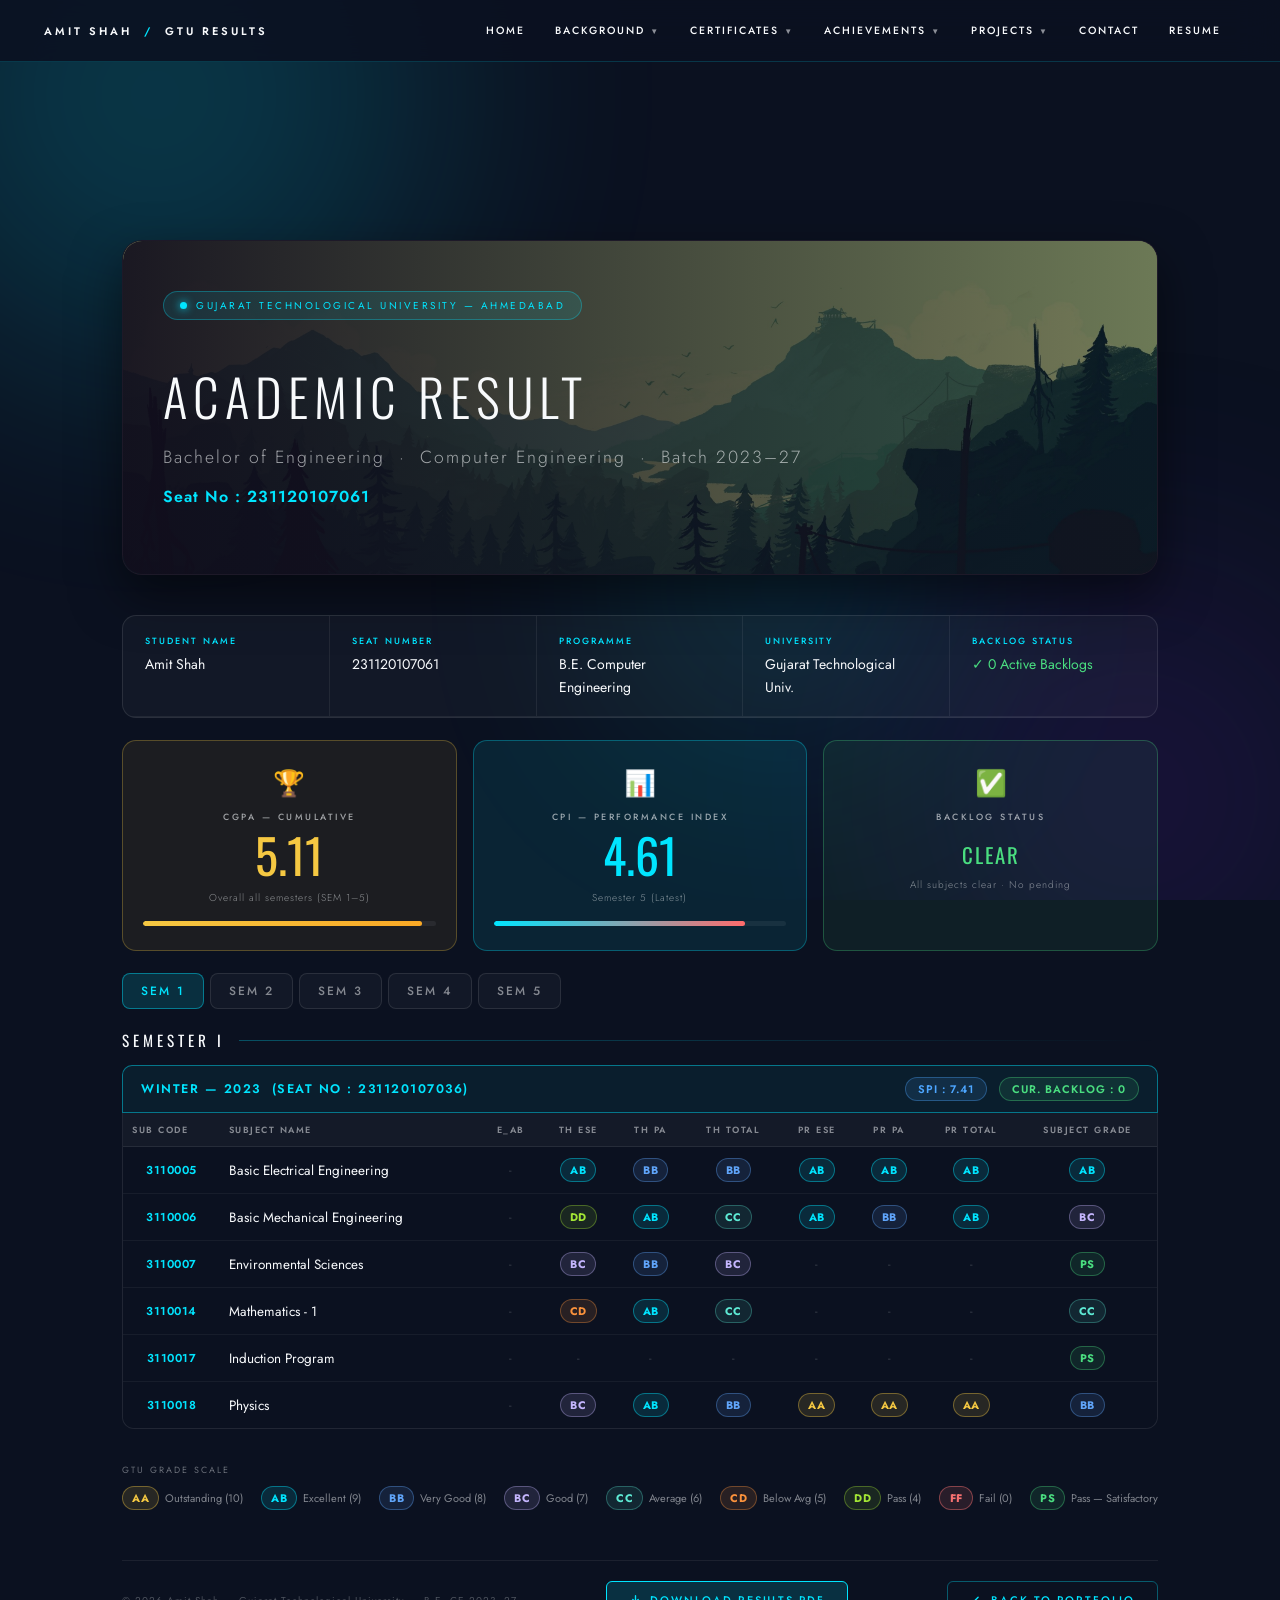
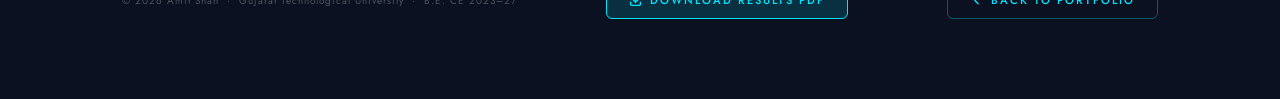
<file: pages/college-results.html>
<!DOCTYPE html>
<html lang="en" class="result-html">

<head>
    <meta charset="UTF-8">
    <meta name="viewport" content="width=device-width, initial-scale=1.0">
    <title>GTU Results — Amit Shah | B.E. Computer Engineering</title>
    <meta name="description"
        content="Gujarat Technological University academic results — Amit Shah, B.E. Computer Engineering. CGPA: 9.52.">
    <link
        href="https://fonts.googleapis.com/css2?family=Jost:wght@200;300;400;500;600;700&family=Oswald:wght@300;400;500&display=swap"
        rel="stylesheet">
    <link rel="stylesheet" href="../assets/css/style.css">
    <script src="../assets/js/components.js"></script>
</head>

<body class="result-page-body" data-page="college-results" data-root="../">
    <div id="global-skeleton-loader">
        <div class="skel-nav">
            <div class="skel-brand"></div>
            <div class="skel-menu">
                <div class="skel-menu-item"></div>
                <div class="skel-menu-item"></div>
                <div class="skel-menu-item"></div>
            </div>
        </div>
        <div class="skel-content">
            <div class="skel-title"></div>
            <div class="skel-subtitle"></div>
            <div class="skel-title" style="width: 80%; height: 200px; border-radius: 20px;"></div>
        </div>
    </div>

    <!-- ── Animated Orb Background ──────────────────────────── -->
    <div class="res-orbs">
        <div class="res-orb res-orb-1"></div>
        <div class="res-orb res-orb-2"></div>
        <div class="res-orb res-orb-3"></div>
    </div>

    <!-- ── Sticky Navigation ─────────────────────────────────── -->
    <div id="site-nav"></div>


    <!-- ── Main Content ──────────────────────────────────────── -->
    <div class="res-wrap">

        <!-- Header Panel -->
        <div class="res-panel">
            <div class="res-panel-bg">
                <img src="../assets/images/backgrounds/college_bg.jpg" alt="College Background" loading="lazy">
                <div class="res-panel-overlay"></div>
            </div>
            <div class="res-panel-content">
                <div class="res-uni-badge">
                    <span class="res-uni-dot"></span>
                    Gujarat Technological University — Ahmedabad
                </div>
                <h1 class="res-title" style="margin-top: 20px; font-size: clamp(2.5rem, 4vw, 4rem); text-align: left;">
                    Academic Result</h1>
                <p class="res-sub" style="margin-top: 10px; font-size: 1.1rem;">Bachelor of Engineering &nbsp;·&nbsp;
                    Computer Engineering &nbsp;·&nbsp; Batch 2023–27</p>
                <p class="res-seat"
                    style="color: var(--cyan-accent); font-weight: 600; margin-top: 15px; font-size: 1rem; letter-spacing: 1px;">
                    Seat No : 231120107061</p>
            </div>
        </div>

        <!-- Student Info Card -->
        <div class="res-student-card animate-on-scroll slide-up delay-100">
            <div class="res-info-item">
                <span class="res-info-label">Student Name</span>
                <span class="res-info-val">Amit Shah</span>
            </div>
            <div class="res-info-item">
                <span class="res-info-label">Seat Number</span>
                <span class="res-info-val">231120107061
                </span>
            </div>
            <div class="res-info-item">
                <span class="res-info-label">Programme</span>
                <span class="res-info-val">B.E. Computer Engineering</span>
            </div>
            <div class="res-info-item">
                <span class="res-info-label">University</span>
                <span class="res-info-val">Gujarat Technological Univ.</span>
            </div>
            <div class="res-info-item">
                <span class="res-info-label">Backlog Status</span>
                <span class="res-info-val good">✓ 0 Active Backlogs</span>
            </div>
        </div>

        <!-- CGPA / CPI / Backlog Score Panel -->
        <div class="res-score-panel animate-on-scroll slide-up delay-200">
            <div class="res-score-card gold float-hover">
                <span class="res-score-icon">🏆</span>
                <span class="res-score-label">CGPA — Cumulative</span>
                <span class="res-score-val" id="cgpa-count">0.00</span>
                <span class="res-score-cap">Overall all semesters (SEM 1–5)</span>
                <div class="res-score-bar">
                    <div class="res-score-bar-fill" id="cgpa-bar"></div>
                </div>
            </div>
            <div class="res-score-card coral float-hover">
                <span class="res-score-icon">📊</span>
                <span class="res-score-label">CPI — Performance Index</span>
                <span class="res-score-val" id="cpi-count">0.00</span>
                <span class="res-score-cap">Semester 5 (Latest)</span>
                <div class="res-score-bar">
                    <div class="res-score-bar-fill" id="cpi-bar"></div>
                </div>
            </div>
            <div class="res-score-card green float-hover">
                <span class="res-score-icon">✅</span>
                <span class="res-score-label">Backlog Status</span>
                <span class="res-score-val">CLEAR</span>
                <span class="res-score-cap">All subjects clear · No pending</span>
            </div>
        </div>

        <!-- Maths 2 Cleared Notice
    <div class="res-notice">
        <span class="res-notice-icon">🎉</span>
        <p>
            <strong>Mathematics - 2 Successfully Cleared</strong> — Subject <em>3110015</em> received grade
            <strong>FF</strong> in Summer 2024. It was re-appeared in <strong>Winter 2024</strong> and cleared
            with grade <strong>DD</strong>. Current Backlog is now <strong>0</strong> — this subject is
            no longer an active backlog on the official academic record.
        </p>
    </div>-->

        <!-- Semester Tabs -->
        <div class="res-tabs" id="res-tabs">
            <button class="res-tab active" data-sem="sem1">SEM 1</button>
            <button class="res-tab" data-sem="sem2">SEM 2</button>
            <button class="res-tab" data-sem="sem3">SEM 3</button>
            <button class="res-tab" data-sem="sem4">SEM 4</button>
            <button class="res-tab" data-sem="sem5">SEM 5</button>
        </div>

        <!-- ══════════════════════════════════════════════════════
         SEM 1
         ══════════════════════════════════════════════════════ -->
        <div class="res-sem active" id="sem1">
            <div class="res-sem-label">
                <span class="res-sem-pill">Semester I</span>
                <div class="res-sem-line"></div>
            </div>

            <!-- Winter 2023 -->
            <div class="res-session-hdr">
                <span class="res-session-name">Winter — 2023 &nbsp;(Seat No : 231120107036)</span>
                <div class="res-session-stats">
                    <span class="res-session-spi">SPI : 7.41</span>
                    <span class="res-session-backlog backlog-zero">CUR. BACKLOG : 0</span>
                </div>
            </div>
            <div class="res-tbl-wrap">
                <table class="gtu-tbl">
                    <thead>
                        <tr>
                            <th class="th-left">Sub Code</th>
                            <th class="th-left">Subject Name</th>
                            <th>E_AB</th>
                            <th>TH ESE</th>
                            <th>TH PA</th>
                            <th>TH TOTAL</th>
                            <th>PR ESE</th>
                            <th>PR PA</th>
                            <th>PR TOTAL</th>
                            <th>Subject Grade</th>
                        </tr>
                    </thead>
                    <tbody>
                        <tr class="res-row">
                            <td class="td-code">3110005</td>
                            <td class="td-name">Basic Electrical Engineering</td>
                            <td class="td-dash">-</td>
                            <td><span class="gb gb-AB">AB</span></td>
                            <td><span class="gb gb-BB">BB</span></td>
                            <td><span class="gb gb-BB">BB</span></td>
                            <td><span class="gb gb-AB">AB</span></td>
                            <td><span class="gb gb-AB">AB</span></td>
                            <td><span class="gb gb-AB">AB</span></td>
                            <td><span class="gb gb-AB">AB</span></td>
                        </tr>
                        <tr class="res-row">
                            <td class="td-code">3110006</td>
                            <td class="td-name">Basic Mechanical Engineering</td>
                            <td class="td-dash">-</td>
                            <td><span class="gb gb-DD">DD</span></td>
                            <td><span class="gb gb-AB">AB</span></td>
                            <td><span class="gb gb-CC">CC</span></td>
                            <td><span class="gb gb-AB">AB</span></td>
                            <td><span class="gb gb-BB">BB</span></td>
                            <td><span class="gb gb-AB">AB</span></td>
                            <td><span class="gb gb-BC">BC</span></td>
                        </tr>
                        <tr class="res-row">
                            <td class="td-code">3110007</td>
                            <td class="td-name">Environmental Sciences</td>
                            <td class="td-dash">-</td>
                            <td><span class="gb gb-BC">BC</span></td>
                            <td><span class="gb gb-BB">BB</span></td>
                            <td><span class="gb gb-BC">BC</span></td>
                            <td class="td-dash">-</td>
                            <td class="td-dash">-</td>
                            <td class="td-dash">-</td>
                            <td><span class="gb gb-PS">PS</span></td>
                        </tr>
                        <tr class="res-row">
                            <td class="td-code">3110014</td>
                            <td class="td-name">Mathematics - 1</td>
                            <td class="td-dash">-</td>
                            <td><span class="gb gb-CD">CD</span></td>
                            <td><span class="gb gb-AB">AB</span></td>
                            <td><span class="gb gb-CC">CC</span></td>
                            <td class="td-dash">-</td>
                            <td class="td-dash">-</td>
                            <td class="td-dash">-</td>
                            <td><span class="gb gb-CC">CC</span></td>
                        </tr>
                        <tr class="res-row">
                            <td class="td-code">3110017</td>
                            <td class="td-name">Induction Program</td>
                            <td class="td-dash">-</td>
                            <td class="td-dash">-</td>
                            <td class="td-dash">-</td>
                            <td class="td-dash">-</td>
                            <td class="td-dash">-</td>
                            <td class="td-dash">-</td>
                            <td class="td-dash">-</td>
                            <td><span class="gb gb-PS">PS</span></td>
                        </tr>
                        <tr class="res-row">
                            <td class="td-code">3110018</td>
                            <td class="td-name">Physics</td>
                            <td class="td-dash">-</td>
                            <td><span class="gb gb-BC">BC</span></td>
                            <td><span class="gb gb-AB">AB</span></td>
                            <td><span class="gb gb-BB">BB</span></td>
                            <td><span class="gb gb-AA">AA</span></td>
                            <td><span class="gb gb-AA">AA</span></td>
                            <td><span class="gb gb-AA">AA</span></td>
                            <td><span class="gb gb-BB">BB</span></td>
                        </tr>
                    </tbody>
                </table>
            </div>
        </div><!-- /sem1 -->

        <!-- ══════════════════════════════════════════════════════
         SEM 2
         ══════════════════════════════════════════════════════ -->
        <div class="res-sem" id="sem2">
            <div class="res-sem-label">
                <span class="res-sem-pill">Semester II</span>
                <div class="res-sem-line"></div>
            </div>

            <!-- Summer 2024 — had backlog -->
            <div class="res-session-hdr">
                <span class="res-session-name">Summer — 2024 &nbsp;(Seat No : 231120107036)</span>
                <div class="res-session-stats">
                    <span class="res-session-spi">SPI : 7.91</span>
                    <span class="res-session-backlog backlog-zero">CUR. BACKLOG : 0</span>
                </div>
            </div>
            <div class="res-tbl-wrap">
                <table class="gtu-tbl">
                    <thead>
                        <tr>
                            <th class="th-left">Sub Code</th>
                            <th class="th-left">Subject Name</th>
                            <th>E_AB</th>
                            <th>TH ESE</th>
                            <th>TH PA</th>
                            <th>TH TOTAL</th>
                            <th>PR ESE</th>
                            <th>PR PA</th>
                            <th>PR TOTAL</th>
                            <th>Subject Grade</th>
                        </tr>
                    </thead>
                    <tbody>
                        <tr class="res-row">
                            <td class="td-code">3110002</td>
                            <td class="td-name">English</td>
                            <td class="td-dash">-</td>
                            <td><span class="gb gb-CC">CC</span></td>
                            <td><span class="gb gb-AA">AA</span></td>
                            <td><span class="gb gb-BC">BC</span></td>
                            <td><span class="gb gb-AA">AA</span></td>
                            <td><span class="gb gb-AA">AA</span></td>
                            <td><span class="gb gb-AA">AA</span></td>
                            <td><span class="gb gb-BB">BB</span></td>
                        </tr>
                        <tr class="res-row">
                            <td class="td-code">3110003</td>
                            <td class="td-name">Programming for Problem Solving</td>
                            <td class="td-dash">-</td>
                            <td><span class="gb gb-BB">BB</span></td>
                            <td><span class="gb gb-AB">AB</span></td>
                            <td><span class="gb gb-BB">BB</span></td>
                            <td><span class="gb gb-AA">AA</span></td>
                            <td><span class="gb gb-AA">AA</span></td>
                            <td><span class="gb gb-AA">AA</span></td>
                            <td><span class="gb gb-AB">AB</span></td>
                        </tr>
                        <tr class="res-row">
                            <td class="td-code">3110012</td>
                            <td class="td-name">Workshop/ Manufacturing Practices</td>
                            <td class="td-dash">-</td>
                            <td class="td-dash">-</td>
                            <td class="td-dash">-</td>
                            <td class="td-dash">-</td>
                            <td><span class="gb gb-AA">AA</span></td>
                            <td><span class="gb gb-AA">AA</span></td>
                            <td><span class="gb gb-AA">AA</span></td>
                            <td><span class="gb gb-AA">AA</span></td>
                        </tr>
                        <tr class="res-row">
                            <td class="td-code">3110013</td>
                            <td class="td-name">Engineering Graphics &amp; Design</td>
                            <td class="td-dash">-</td>
                            <td><span class="gb gb-BC">BC</span></td>
                            <td><span class="gb gb-CD">CD</span></td>
                            <td><span class="gb gb-CC">CC</span></td>
                            <td><span class="gb gb-AB">AB</span></td>
                            <td><span class="gb gb-AB">AB</span></td>
                            <td><span class="gb gb-AB">AB</span></td>
                            <td><span class="gb gb-BC">BC</span></td>
                        </tr>
                        <!-- Maths 2 — FAILED, later cleared -->
                        <tr class="res-row ff-row">
                            <td class="td-code">3110015</td>
                            <td class="td-name">
                                Mathematics - 2
                            </td>
                            <td class="td-dash">-</td>
                            <td><span class="gb gb-DD">DD</span></td>
                            <td><span class="gb gb-AB">AB</span></td>
                            <td><span class="gb gb-CC">CC</span></td>
                            <td class="td-dash">-</td>
                            <td class="td-dash">-</td>
                            <td class="td-dash">-</td>
                            <td><span class="gb gb-CC">CC</span></td>
                        </tr>
                        <tr class="res-row">
                            <td class="td-code">3110016</td>
                            <td class="td-name">Basic Electronics</td>
                            <td class="td-dash">-</td>
                            <td><span class="gb gb-BC">BC</span></td>
                            <td><span class="gb gb-AA">AA</span></td>
                            <td><span class="gb gb-BB">BB</span></td>
                            <td><span class="gb gb-AB">AB</span></td>
                            <td><span class="gb gb-AA">AA</span></td>
                            <td><span class="gb gb-AB">AB</span></td>
                            <td><span class="gb gb-AB">AB</span></td>
                        </tr>
                    </tbody>
                </table>
            </div>
        </div><!-- /sem2 -->

        <!-- ══════════════════════════════════════════════════════
         SEM 3
         ══════════════════════════════════════════════════════ -->
        <div class="res-sem" id="sem3">
            <div class="res-sem-label">
                <span class="res-sem-pill">Semester III</span>
                <div class="res-sem-line"></div>
            </div>

            <!-- Winter 2024 -->
            <div class="res-session-hdr">
                <span class="res-session-name">Winter — 2024 &nbsp;(Seat No : 231120107036)</span>
                <div class="res-session-stats">
                    <span class="res-session-spi">SPI : 8.43</span>
                    <span class="res-session-backlog backlog-zero">CUR. BACKLOG : 0</span>
                </div>
            </div>
            <div class="res-tbl-wrap">
                <table class="gtu-tbl">
                    <thead>
                        <tr>
                            <th class="th-left">Sub Code</th>
                            <th class="th-left">Subject Name</th>
                            <th>E_AB</th>
                            <th>TH ESE</th>
                            <th>TH PA</th>
                            <th>TH TOTAL</th>
                            <th>PR ESE</th>
                            <th>PR PA</th>
                            <th>PR TOTAL</th>
                            <th>Subject Grade</th>
                        </tr>
                    </thead>
                    <tbody>
                        <tr class="res-row">
                            <td class="td-code">3130004</td>
                            <td class="td-name">Effective Technical Communication</td>
                            <td class="td-dash">-</td>
                            <td><span class="gb gb-BB">BB</span></td>
                            <td><span class="gb gb-AA">AA</span></td>
                            <td><span class="gb gb-AB">AB</span></td>
                            <td><span class="gb gb-AA">AA</span></td>
                            <td><span class="gb gb-AA">AA</span></td>
                            <td><span class="gb gb-AA">AA</span></td>
                            <td><span class="gb gb-AB">AB</span></td>
                        </tr>
                        <tr class="res-row">
                            <td class="td-code">3130006</td>
                            <td class="td-name">Probability and Statistics</td>
                            <td class="td-dash">-</td>
                            <td><span class="gb gb-CD">CD</span></td>
                            <td><span class="gb gb-AB">AB</span></td>
                            <td><span class="gb gb-CC">CC</span></td>
                            <td class="td-dash">-</td>
                            <td class="td-dash">-</td>
                            <td class="td-dash">-</td>
                            <td><span class="gb gb-CC">CC</span></td>
                        </tr>
                        <tr class="res-row">
                            <td class="td-code">3130007</td>
                            <td class="td-name">Indian Constitution</td>
                            <td class="td-dash">-</td>
                            <td><span class="gb gb-PS">PS</span></td>
                            <td class="td-dash">-</td>
                            <td><span class="gb gb-PS">PS</span></td>
                            <td class="td-dash">-</td>
                            <td class="td-dash">-</td>
                            <td class="td-dash">-</td>
                            <td><span class="gb gb-PS">PS</span></td>
                        </tr>
                        <tr class="res-row">
                            <td class="td-code">3130008</td>
                            <td class="td-name">Design Engineering - I A</td>
                            <td class="td-dash">-</td>
                            <td class="td-dash">-</td>
                            <td class="td-dash">-</td>
                            <td class="td-dash">-</td>
                            <td><span class="gb gb-AA">AA</span></td>
                            <td><span class="gb gb-AA">AA</span></td>
                            <td><span class="gb gb-AA">AA</span></td>
                            <td><span class="gb gb-AA">AA</span></td>
                        </tr>
                        <tr class="res-row">
                            <td class="td-code">3130702</td>
                            <td class="td-name">Data Structures</td>
                            <td class="td-dash">-</td>
                            <td><span class="gb gb-BC">BC</span></td>
                            <td><span class="gb gb-AA">AA</span></td>
                            <td><span class="gb gb-BB">BB</span></td>
                            <td><span class="gb gb-AA">AA</span></td>
                            <td><span class="gb gb-AA">AA</span></td>
                            <td><span class="gb gb-AA">AA</span></td>
                            <td><span class="gb gb-AB">AB</span></td>
                        </tr>
                        <tr class="res-row">
                            <td class="td-code">3130703</td>
                            <td class="td-name">Database Management System</td>
                            <td class="td-dash">-</td>
                            <td><span class="gb gb-BB">BB</span></td>
                            <td><span class="gb gb-AA">AA</span></td>
                            <td><span class="gb gb-AB">AB</span></td>
                            <td><span class="gb gb-AA">AA</span></td>
                            <td><span class="gb gb-AA">AA</span></td>
                            <td><span class="gb gb-AA">AA</span></td>
                            <td><span class="gb gb-AA">AA</span></td>
                        </tr>
                        <tr class="res-row">
                            <td class="td-code">3130704</td>
                            <td class="td-name">Digital Fundamentals</td>
                            <td class="td-dash">-</td>
                            <td><span class="gb gb-CD">CD</span></td>
                            <td><span class="gb gb-AA">AA</span></td>
                            <td><span class="gb gb-BC">BC</span></td>
                            <td><span class="gb gb-AA">AA</span></td>
                            <td><span class="gb gb-AA">AA</span></td>
                            <td><span class="gb gb-AA">AA</span></td>
                            <td><span class="gb gb-BB">BB</span></td>
                        </tr>
                    </tbody>
                </table>
            </div>
        </div><!-- /sem3 -->

        <!-- ══════════════════════════════════════════════════════
         SEM 4
         ══════════════════════════════════════════════════════ -->
        <div class="res-sem" id="sem4">
            <div class="res-sem-label">
                <span class="res-sem-pill">Semester IV</span>
                <div class="res-sem-line"></div>
            </div>

            <!-- Summer 2025 -->
            <div class="res-session-hdr">
                <span class="res-session-name">Summer — 2025 &nbsp;(Seat No : 231120107036)</span>
                <div class="res-session-stats">
                    <span class="res-session-spi">SPI : 8.91</span>
                    <span class="res-session-backlog backlog-zero">CUR. BACKLOG : 0</span>
                </div>
            </div>
            <div class="res-tbl-wrap">
                <table class="gtu-tbl">
                    <thead>
                        <tr>
                            <th class="th-left">Sub Code</th>
                            <th class="th-left">Subject Name</th>
                            <th>E_AB</th>
                            <th>TH ESE</th>
                            <th>TH PA</th>
                            <th>TH TOTAL</th>
                            <th>PR ESE</th>
                            <th>PR PA</th>
                            <th>PR TOTAL</th>
                            <th>Subject Grade</th>
                        </tr>
                    </thead>
                    <tbody>
                        <tr class="res-row">
                            <td class="td-code">3140005</td>
                            <td class="td-name">Design Engineering 1 B</td>
                            <td class="td-dash">-</td>
                            <td class="td-dash">-</td>
                            <td class="td-dash">-</td>
                            <td class="td-dash">-</td>
                            <td><span class="gb gb-AA">AA</span></td>
                            <td><span class="gb gb-AA">AA</span></td>
                            <td><span class="gb gb-AA">AA</span></td>
                            <td><span class="gb gb-AA">AA</span></td>
                        </tr>
                        <tr class="res-row">
                            <td class="td-code">3140702</td>
                            <td class="td-name">Operating System</td>
                            <td class="td-dash">-</td>
                            <td><span class="gb gb-AA">AA</span></td>
                            <td><span class="gb gb-BB">BB</span></td>
                            <td><span class="gb gb-AB">AB</span></td>
                            <td><span class="gb gb-AB">AB</span></td>
                            <td><span class="gb gb-AA">AA</span></td>
                            <td><span class="gb gb-AB">AB</span></td>
                            <td><span class="gb gb-AB">AB</span></td>
                        </tr>
                        <tr class="res-row">
                            <td class="td-code">3140705</td>
                            <td class="td-name">Object Oriented Programming -I</td>
                            <td class="td-dash">-</td>
                            <td><span class="gb gb-BB">BB</span></td>
                            <td><span class="gb gb-AA">AA</span></td>
                            <td><span class="gb gb-AB">AB</span></td>
                            <td><span class="gb gb-AA">AA</span></td>
                            <td><span class="gb gb-AA">AA</span></td>
                            <td><span class="gb gb-AA">AA</span></td>
                            <td><span class="gb gb-AB">AB</span></td>
                        </tr>
                        <tr class="res-row">
                            <td class="td-code">3140707</td>
                            <td class="td-name">Computer Organization &amp; Architecture</td>
                            <td class="td-dash">-</td>
                            <td><span class="gb gb-BB">BB</span></td>
                            <td><span class="gb gb-AB">AB</span></td>
                            <td><span class="gb gb-AB">AB</span></td>
                            <td><span class="gb gb-AA">AA</span></td>
                            <td><span class="gb gb-AA">AA</span></td>
                            <td><span class="gb gb-AA">AA</span></td>
                            <td><span class="gb gb-AB">AB</span></td>
                        </tr>
                        <tr class="res-row">
                            <td class="td-code">3140708</td>
                            <td class="td-name">Discrete Mathematics</td>
                            <td class="td-dash">-</td>
                            <td><span class="gb gb-AB">AB</span></td>
                            <td><span class="gb gb-AA">AA</span></td>
                            <td><span class="gb gb-AB">AB</span></td>
                            <td class="td-dash">-</td>
                            <td class="td-dash">-</td>
                            <td class="td-dash">-</td>
                            <td><span class="gb gb-AB">AB</span></td>
                        </tr>
                        <tr class="res-row">
                            <td class="td-code">3140709</td>
                            <td class="td-name">Principles of Economics and Management</td>
                            <td class="td-dash">-</td>
                            <td><span class="gb gb-BB">BB</span></td>
                            <td><span class="gb gb-AB">AB</span></td>
                            <td><span class="gb gb-BB">BB</span></td>
                            <td class="td-dash">-</td>
                            <td class="td-dash">-</td>
                            <td class="td-dash">-</td>
                            <td><span class="gb gb-BB">BB</span></td>
                        </tr>
                    </tbody>
                </table>
            </div>
        </div><!-- /sem4 -->

        <!-- ══════════════════════════════════════════════════════
         SEM 5
         ══════════════════════════════════════════════════════ -->
        <div class="res-sem" id="sem5">
            <div class="res-sem-label">
                <span class="res-sem-pill">Semester V</span>
                <div class="res-sem-line"></div>
            </div>

            <!-- Winter 2025 -->
            <div class="res-session-hdr">
                <span class="res-session-name">Winter — 2025 &nbsp;(Seat No : 231120107036)</span>
                <div class="res-session-stats">
                    <span class="res-session-spi">SPI : 9.52</span>
                    <span class="res-session-backlog backlog-zero">CUR. BACKLOG : 0</span>
                </div>
            </div>
            <div class="res-tbl-wrap">
                <table class="gtu-tbl">
                    <thead>
                        <tr>
                            <th class="th-left">Sub Code</th>
                            <th class="th-left">Subject Name</th>
                            <th>E_AB</th>
                            <th>TH ESE</th>
                            <th>TH PA</th>
                            <th>TH TOTAL</th>
                            <th>PR ESE</th>
                            <th>PR PA</th>
                            <th>PR TOTAL</th>
                            <th>Subject Grade</th>
                        </tr>
                    </thead>
                    <tbody>
                        <tr class="res-row">
                            <td class="td-code">3150001</td>
                            <td class="td-name">Design Engineering - II A</td>
                            <td class="td-dash">-</td>
                            <td class="td-dash">-</td>
                            <td class="td-dash">-</td>
                            <td class="td-dash">-</td>
                            <td><span class="gb gb-AA">AA</span></td>
                            <td><span class="gb gb-AA">AA</span></td>
                            <td><span class="gb gb-AA">AA</span></td>
                            <td><span class="gb gb-AA">AA</span></td>
                        </tr>
                        <tr class="res-row">
                            <td class="td-code">3150005</td>
                            <td class="td-name">Integrated Personality Development Course</td>
                            <td class="td-dash">-</td>
                            <td><span class="gb gb-AA">AA</span></td>
                            <td><span class="gb gb-BB">BB</span></td>
                            <td><span class="gb gb-AA">AA</span></td>
                            <td><span class="gb gb-AB">AB</span></td>
                            <td><span class="gb gb-AA">AA</span></td>
                            <td><span class="gb gb-AB">AB</span></td>
                            <td><span class="gb gb-AA">AA</span></td>
                        </tr>
                        <tr class="res-row">
                            <td class="td-code">3150703</td>
                            <td class="td-name">Analysis and Design of Algorithms</td>
                            <td class="td-dash">-</td>
                            <td><span class="gb gb-AB">AB</span></td>
                            <td><span class="gb gb-AA">AA</span></td>
                            <td><span class="gb gb-AB">AB</span></td>
                            <td><span class="gb gb-AA">AA</span></td>
                            <td><span class="gb gb-AA">AA</span></td>
                            <td><span class="gb gb-AA">AA</span></td>
                            <td><span class="gb gb-AA">AA</span></td>
                        </tr>
                        <tr class="res-row">
                            <td class="td-code">3150709</td>
                            <td class="td-name">Professional ethics</td>
                            <td class="td-dash">-</td>
                            <td><span class="gb gb-AB">AB</span></td>
                            <td><span class="gb gb-AA">AA</span></td>
                            <td><span class="gb gb-AA">AA</span></td>
                            <td class="td-dash">-</td>
                            <td class="td-dash">-</td>
                            <td class="td-dash">-</td>
                            <td><span class="gb gb-AA">AA</span></td>
                        </tr>
                        <tr class="res-row">
                            <td class="td-code">3150710</td>
                            <td class="td-name">Computer Networks</td>
                            <td class="td-dash">-</td>
                            <td><span class="gb gb-AA">AA</span></td>
                            <td><span class="gb gb-AA">AA</span></td>
                            <td><span class="gb gb-AA">AA</span></td>
                            <td><span class="gb gb-AA">AA</span></td>
                            <td><span class="gb gb-AA">AA</span></td>
                            <td><span class="gb gb-AA">AA</span></td>
                            <td><span class="gb gb-AA">AA</span></td>
                        </tr>
                        <tr class="res-row">
                            <td class="td-code">3150711</td>
                            <td class="td-name">Software Engineering</td>
                            <td class="td-dash">-</td>
                            <td><span class="gb gb-CC">CC</span></td>
                            <td><span class="gb gb-BB">BB</span></td>
                            <td><span class="gb gb-BC">BC</span></td>
                            <td><span class="gb gb-AB">AB</span></td>
                            <td><span class="gb gb-AA">AA</span></td>
                            <td><span class="gb gb-AA">AA</span></td>
                            <td><span class="gb gb-BB">BB</span></td>
                        </tr>
                        <tr class="res-row">
                            <td class="td-code">3150713</td>
                            <td class="td-name">Python for Data Science</td>
                            <td class="td-dash">-</td>
                            <td><span class="gb gb-AB">AB</span></td>
                            <td><span class="gb gb-AA">AA</span></td>
                            <td><span class="gb gb-AB">AB</span></td>
                            <td><span class="gb gb-AB">AB</span></td>
                            <td><span class="gb gb-AA">AA</span></td>
                            <td><span class="gb gb-AA">AA</span></td>
                            <td><span class="gb gb-AB">AB</span></td>
                        </tr>
                    </tbody>
                </table>
            </div>
            <p class="res-print-ts">Print/View Date-Time : 14 April, 2026 – 18:34:03 –S1</p>
        </div><!-- /sem5 -->

        <!-- Grade Legend -->
        <div class="res-legend">
            <p class="res-legend-title">GTU Grade Scale</p>
            <div class="res-legend-grid">
                <span class="res-legend-item"><span class="gb gb-AA">AA</span> Outstanding (10)</span>
                <span class="res-legend-item"><span class="gb gb-AB">AB</span> Excellent (9)</span>
                <span class="res-legend-item"><span class="gb gb-BB">BB</span> Very Good (8)</span>
                <span class="res-legend-item"><span class="gb gb-BC">BC</span> Good (7)</span>
                <span class="res-legend-item"><span class="gb gb-CC">CC</span> Average (6)</span>
                <span class="res-legend-item"><span class="gb gb-CD">CD</span> Below Avg (5)</span>
                <span class="res-legend-item"><span class="gb gb-DD">DD</span> Pass (4)</span>
                <span class="res-legend-item"><span class="gb gb-FF">FF</span> Fail (0)</span>
                <span class="res-legend-item"><span class="gb gb-PS">PS</span> Pass — Satisfactory</span>
            </div>
        </div>

        <!-- Footer -->
        <div class="res-footer">
            <span class="res-footer-note">© 2026 Amit Shah &nbsp;·&nbsp; Gujarat Technological University &nbsp;·&nbsp;
                B.E. CE 2023–27</span>
            <a href="../assets/Result/results.pdf" download="Amit_Shah_GTU_Results.pdf" target="_blank" class="res-footer-btn" style="margin-right: 10px; background: rgba(var(--cyan-rgb,0,229,255),0.15); border-color: var(--cyan-accent, #00E5FF);">
                <svg width="13" height="13" viewBox="0 0 24 24" fill="none" stroke="currentColor" stroke-width="2.5"
                    stroke-linecap="round" stroke-linejoin="round">
                    <path d="M21 15v4a2 2 0 0 1-2 2H5a2 2 0 0 1-2-2v-4" />
                    <polyline points="7 10 12 15 17 10" />
                    <line x1="12" y1="15" x2="12" y2="3" />
                </svg>
                Download Results PDF
            </a>
            <a href="../index.html" class="res-footer-btn">
                <svg width="13" height="13" viewBox="0 0 24 24" fill="none" stroke="currentColor" stroke-width="2.5"
                    stroke-linecap="round" stroke-linejoin="round">
                    <polyline points="15 18 9 12 15 6" />
                </svg>
                Back to Portfolio
            </a>
        </div>

    </div><!-- /res-wrap -->

    
    <script src="../assets/js/results.js"></script>
    <script>
        // Page-specific counter config
        window.addEventListener('load', function () {
            setTimeout(function () {
                animCount(document.getElementById('cgpa-count'), 9.52, 1400, '');
                animCount(document.getElementById('cpi-count'),  8.59, 1400, '');
                setTimeout(function () {
                    var cb = document.getElementById('cgpa-bar');
                    var pb = document.getElementById('cpi-bar');
                    if (cb) cb.style.width = '95.2%';
                    if (pb) pb.style.width = '85.9%';
                }, 120);
            }, 500);
        });
    </script>
    <script src="../assets/js/script.js"></script>
</body>

</html>
</file>
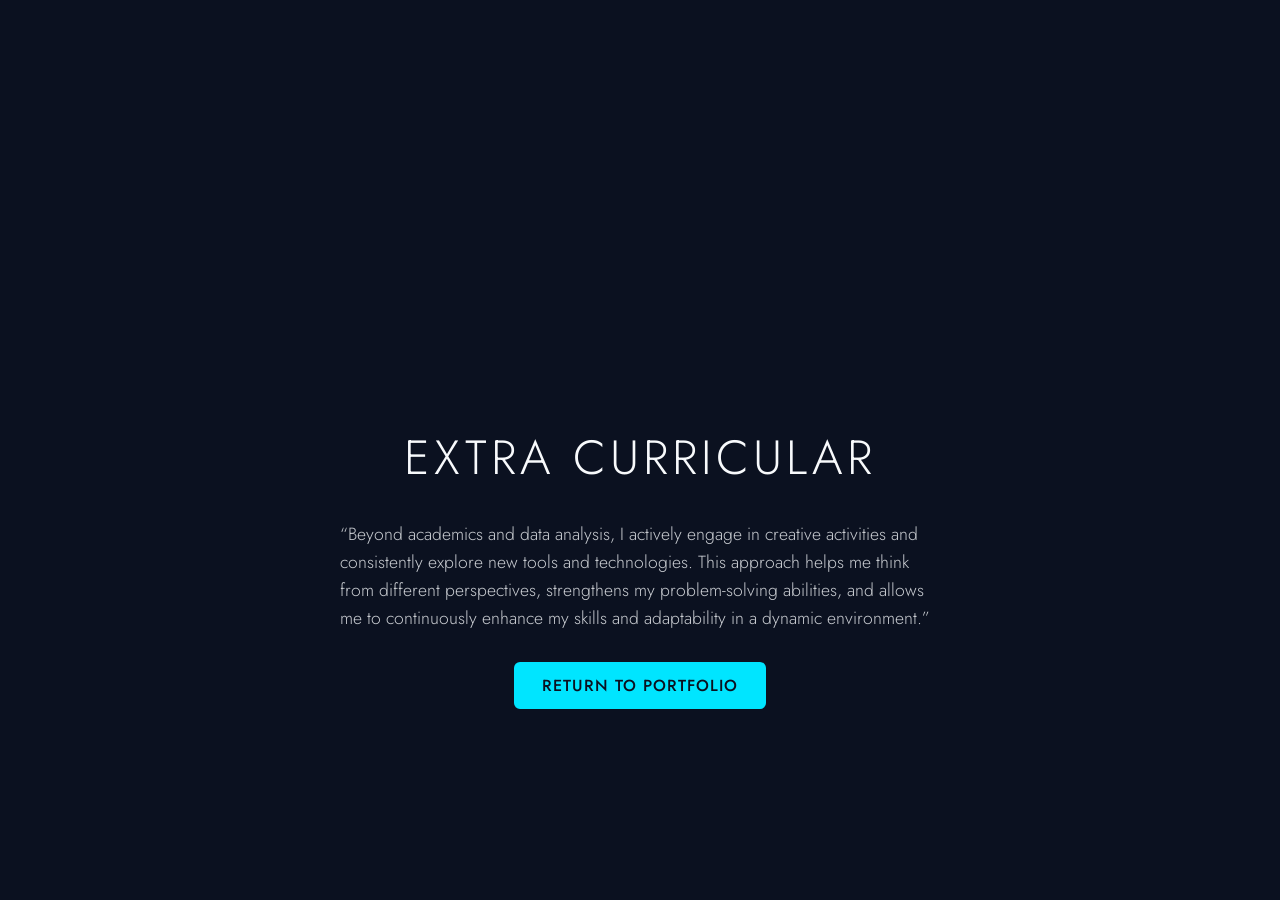
<file: pages/extra-curricular.html>
<!DOCTYPE html>
<html lang="en">
<head>
    <meta charset="UTF-8">
    <title>Extra Curricular Activities</title>
    <meta name="viewport" content="width=device-width, initial-scale=1.0">
    <link href="https://fonts.googleapis.com/css2?family=Jost:wght@300;400;500;700&display=swap" rel="stylesheet">
    <link rel="stylesheet" href="../assets/css/style.css">
</head>
<body data-page="extra-curricular" data-root="../">
    <div id="global-skeleton-loader">
        <div class="skel-nav">
            <div class="skel-brand"></div>
            <div class="skel-menu">
                <div class="skel-menu-item"></div>
                <div class="skel-menu-item"></div>
                <div class="skel-menu-item"></div>
            </div>
        </div>
        <div class="skel-content">
            <div class="skel-title"></div>
            <div class="skel-subtitle"></div>
            <div class="skel-title" style="width: 80%; height: 200px; border-radius: 20px;"></div>
        </div>
    </div>
    <h1>Extra Curricular</h1>
    <p>“Beyond academics and data analysis, I actively engage in creative activities and consistently explore new tools and technologies. This approach helps me think from different perspectives, strengthens my problem-solving abilities, and allows me to continuously enhance my skills and adaptability in a dynamic environment.”</p>
    <a href="../index.html" class="back-btn">RETURN TO PORTFOLIO</a>
</body>
</html>
</file>
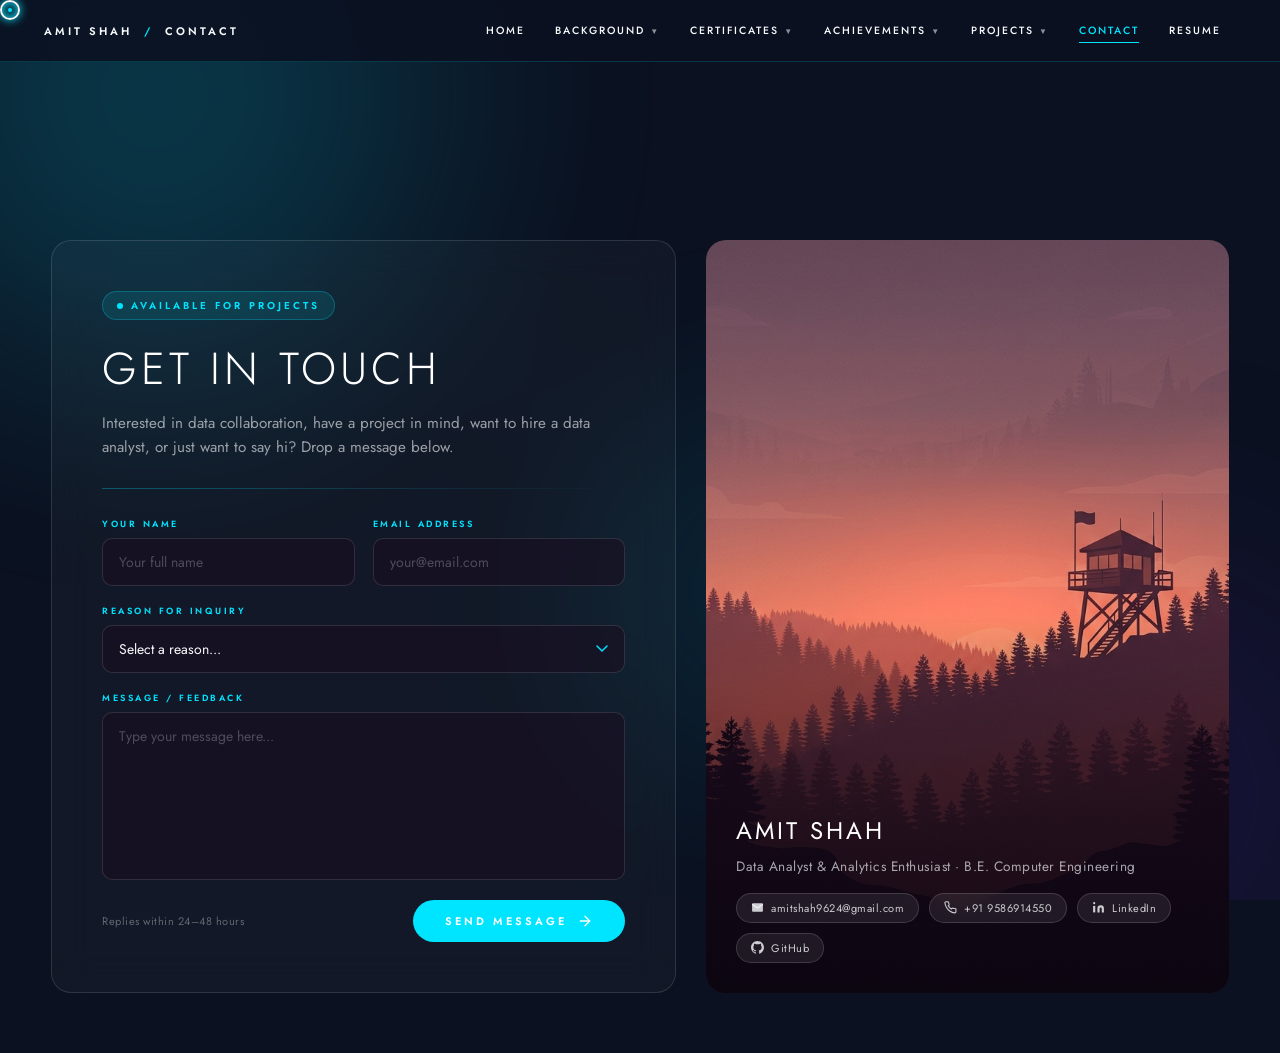
<file: pages/feedback.html>
<!DOCTYPE html>
<html lang="en" class="result-html">
<head>
    <meta charset="UTF-8">
    <meta name="viewport" content="width=device-width, initial-scale=1.0">
    <title>Contact & Feedback — Amit Shah | Data Analyst Portfolio</title>
    <meta name="description" content="Get in touch with Amit Shah — data analyst portfolio contact and feedback form.">
    <link href="https://fonts.googleapis.com/css2?family=Jost:wght@300;400;500;600;700&family=Oswald:wght@300;400;500&display=swap" rel="stylesheet">
    <link rel="stylesheet" href="../assets/css/style.css">
    <script src="../assets/js/components.js"></script>
</head>
<body class="result-page-body fb-page" data-page="feedback" data-root="../">
    <div id="global-skeleton-loader">
        <div class="skel-nav">
            <div class="skel-brand"></div>
            <div class="skel-menu">
                <div class="skel-menu-item"></div>
                <div class="skel-menu-item"></div>
                <div class="skel-menu-item"></div>
            </div>
        </div>
        <div class="skel-content">
            <div class="skel-title"></div>
            <div class="skel-subtitle"></div>
            <div class="skel-title" style="width: 80%; height: 200px; border-radius: 20px;"></div>
        </div>
    </div>

    <!-- Animated Orbs Background -->
    <div class="res-orbs">
        <div class="res-orb res-orb-1"></div>
        <div class="res-orb res-orb-2"></div>
        <div class="res-orb res-orb-3"></div>
    </div>

    <!-- Nav injected by components.js -->
    <div id="site-nav"></div>

    <!-- ── Two-Column Main Content ───────────────────────────── -->
    <main class="fb-main">

        <!-- LEFT: Contact Form -->
        <div class="fb-form-panel">

            <div class="fb-form-header">
                <div class="fb-badge">
                    <span class="fb-badge-dot"></span>
                    Available for Projects
                </div>
                <h1>Get In Touch</h1>
                <p>Interested in data collaboration, have a project in mind, want to hire a data analyst, or just want to say hi? Drop a message below.</p>
            </div>

            <div class="fb-divider"></div>

            <form action="https://formsubmit.co/amitshah9624@gmail.com" method="POST" id="feedback-form">
                <!-- FormSubmit Configuration -->
                <input type="hidden" name="_subject" value="New Portfolio Feedback!">
                <input type="hidden" name="_captcha" value="false">
                <input type="text" name="_honey" style="display:none">
                
                <div class="fb-grid">
                    <div class="fb-field">
                        <label for="fb-name">Your Name</label>
                        <input type="text" id="fb-name" name="Name" required placeholder="Your full name">
                    </div>
                    <div class="fb-field">
                        <label for="fb-email">Email Address</label>
                        <input type="email" id="fb-email" name="Email" required placeholder="your@email.com">
                    </div>
                    <div class="fb-field full">
                        <label for="reason">Reason for Inquiry</label>
                        <select id="reason" name="inquiry_reason" required>
                            <option value="" disabled selected>Select a reason...</option>
                            <option value="general">General Feedback</option>
                            <option value="job">Job / Internship Opportunity</option>
                            <option value="project">Data Project Collaboration</option>
                            <option value="question">Academic Question</option>
                            <option value="other">Other</option>
                        </select>
                    </div>
                    <div class="fb-field full">
                        <label for="fb-message">Message / Feedback</label>
                        <textarea id="fb-message" name="Message" rows="7" required placeholder="Type your message here..."></textarea>
                    </div>
                </div>

                <div class="fb-submit-row" style="margin-top: 20px;">
                    <span class="fb-submit-note">Replies within 24–48 hours</span>
                    <button type="submit" class="fb-submit-btn">
                        Send Message
                        <svg viewBox="0 0 24 24" fill="none" stroke="currentColor" stroke-width="2" stroke-linecap="round" stroke-linejoin="round">
                            <line x1="5" y1="12" x2="19" y2="12"/><polyline points="12 5 19 12 12 19"/>
                        </svg>
                    </button>
                </div>
            </form>
        </div>

        <!-- RIGHT: Artwork Panel -->
        <div class="fb-image-panel">
            <img src="../assets/images/backgrounds/feedback_art.jpg"
                 onerror="this.src='../assets/images/backgrounds/new_education_bg.png'"
                 alt="Night mountain landscape with fire lookout tower" loading="lazy">

            <div class="fb-image-caption">
                <h3>Amit Shah</h3>
                <p>Data Analyst &amp; Analytics Enthusiast &middot; B.E. Computer Engineering</p>
                <div class="fb-contact-chips">
                    <a href="mailto:amitshah9624@gmail.com" class="fb-chip">
                        <svg viewBox="0 0 24 24"><path d="M4 4h16c1.1 0 2 .9 2 2v12c0 1.1-.9 2-2 2H4c-1.1 0-2-.9-2-2V6c0-1.1.9-2 2-2z"/><polyline points="22,6 12,13 2,6" fill="none" stroke="currentColor" stroke-width="2"/></svg>
                        amitshah9624@gmail.com
                    </a>
                    <a href="tel:9586914550" class="fb-chip">
                        <svg viewBox="0 0 24 24"><path d="M22 16.92v3a2 2 0 0 1-2.18 2 19.79 19.79 0 0 1-8.63-3.07A19.5 19.5 0 0 1 4.69 12a19.79 19.79 0 0 1-3.07-8.67A2 2 0 0 1 3.6 1.27h3a2 2 0 0 1 2 1.72c.127.96.361 1.903.7 2.81a2 2 0 0 1-.45 2.11L7.91 8.87a16 16 0 0 0 5.82 5.82l.95-.95a2 2 0 0 1 2.11-.45c.907.339 1.85.573 2.81.7A2 2 0 0 1 22 16.92z" fill="none" stroke="currentColor" stroke-width="2"/></svg>
                        +91 9586914550
                    </a>
                    <a href="https://linkedin.com/in/amit-shah22" target="_blank" rel="noopener" class="fb-chip">
                        <svg viewBox="0 0 24 24"><path d="M16 8a6 6 0 0 1 6 6v7h-4v-7a2 2 0 0 0-2-2 2 2 0 0 0-2 2v7h-4v-7a6 6 0 0 1 6-6z"/><rect x="2" y="9" width="4" height="12"/><circle cx="4" cy="4" r="2"/></svg>
                        LinkedIn
                    </a>
                    <a href="https://github.com/Amit22-shah" target="_blank" rel="noopener" class="fb-chip">
                        <svg viewBox="0 0 24 24"><path d="M12 0c-6.626 0-12 5.373-12 12 0 5.302 3.438 9.8 8.207 11.387.599.111.793-.261.793-.577v-2.234c-3.338.726-4.033-1.416-4.033-1.416-.546-1.387-1.333-1.756-1.333-1.756-1.089-.745.083-.729.083-.729 1.205.084 1.839 1.237 1.839 1.237 1.07 1.834 2.807 1.304 3.492.997.107-.775.418-1.305.762-1.604-2.665-.305-5.467-1.334-5.467-5.931 0-1.311.469-2.381 1.236-3.221-.124-.303-.535-1.524.117-3.176 0 0 1.008-.322 3.301 1.23.957-.266 1.983-.399 3.003-.404 1.02.005 2.047.138 3.006.404 2.291-1.552 3.297-1.23 3.297-1.23.653 1.653.242 2.874.118 3.176.77.84 1.235 1.911 1.235 3.221 0 4.609-2.807 5.624-5.479 5.921.43.372.823 1.102.823 2.222v3.293c0 .319.192.694.801.576 4.765-1.589 8.199-6.086 8.199-11.386 0-6.627-5.373-12-12-12z" /></svg>
                        GitHub
                    </a>
                </div>
            </div>
        </div>

    </main>

    <!-- Custom Cursor -->
    <div id="custom-crosshair"></div>

    <script src="../assets/js/script.js"></script>

    <!-- AJAX Form submission script -->
    <script>
        const feedbackForm = document.getElementById('feedback-form');
        if (feedbackForm) {
            feedbackForm.addEventListener('submit', function (e) {
                e.preventDefault(); // Prevent standard redirect
                
                const btn = feedbackForm.querySelector('.fb-submit-btn');
                const originalHtml = btn.innerHTML;
                
                // Set loading state
                btn.innerHTML = 'Sending...';
                btn.style.pointerEvents = 'none';
                btn.style.opacity = '0.7';

                fetch(feedbackForm.action, {
                    method: feedbackForm.method,
                    body: new FormData(feedbackForm),
                    headers: { 'Accept': 'application/json' }
                }).then(response => {
                    if (response.ok) {
                        feedbackForm.reset();
                        btn.innerHTML = 'Thank you! Message Sent.';
                        btn.style.backgroundColor = '#4ade80';
                        btn.style.color = '#000';
                        btn.style.borderColor = '#4ade80';
                        
                        setTimeout(() => {
                            // Revert button to original state
                            btn.innerHTML = originalHtml;
                            btn.style.backgroundColor = '';
                            btn.style.color = '';
                            btn.style.borderColor = '';
                            btn.style.pointerEvents = 'auto';
                            btn.style.opacity = '1';
                        }, 4000);
                    } else {
                        btn.innerHTML = 'Error Sending!';
                        setTimeout(() => {
                            btn.innerHTML = originalHtml;
                            btn.style.pointerEvents = 'auto';
                            btn.style.opacity = '1';
                        }, 3000);
                    }
                }).catch(error => {
                    btn.innerHTML = 'Network Error!';
                    setTimeout(() => {
                        btn.innerHTML = originalHtml;
                        btn.style.pointerEvents = 'auto';
                        btn.style.opacity = '1';
                    }, 3000);
                });
            });
        }
    </script>
</body>
</html>
</file>
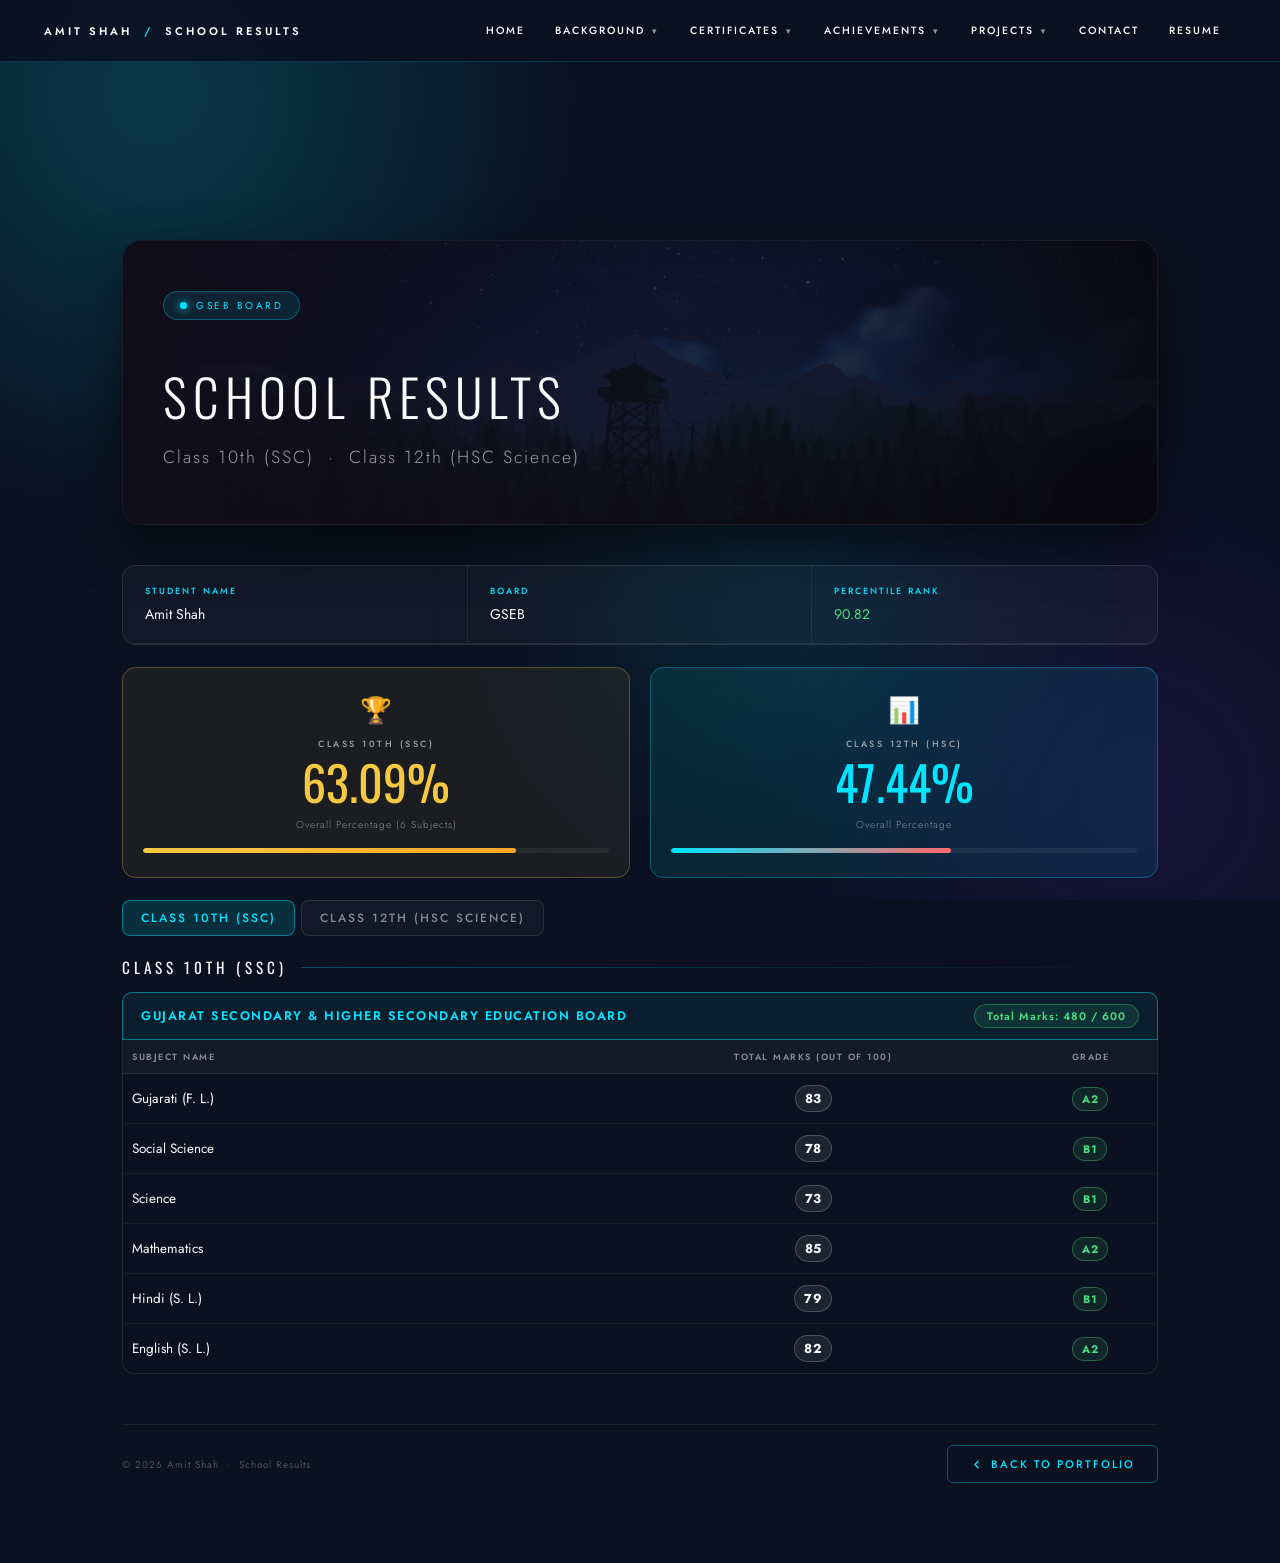
<file: pages/school-results.html>
<!DOCTYPE html>
<html lang="en" class="result-html">

<head>
    <meta charset="UTF-8">
    <meta name="viewport" content="width=device-width, initial-scale=1.0">
    <title>School Results — Amit Shah</title>
    <meta name="description"
        content="School academic results — Amit Shah. Class 10th (SSC) and HSC marks and percentages.">
    <link
        href="https://fonts.googleapis.com/css2?family=Jost:wght@200;300;400;500;600;700&family=Oswald:wght@300;400;500&display=swap"
        rel="stylesheet">
    <link rel="stylesheet" href="../assets/css/style.css">
    <script src="../assets/js/components.js"></script>
</head>

<body class="result-page-body" data-page="school-results" data-root="../">
    <div id="global-skeleton-loader">
        <div class="skel-nav">
            <div class="skel-brand"></div>
            <div class="skel-menu">
                <div class="skel-menu-item"></div>
                <div class="skel-menu-item"></div>
                <div class="skel-menu-item"></div>
            </div>
        </div>
        <div class="skel-content">
            <div class="skel-title"></div>
            <div class="skel-subtitle"></div>
            <div class="skel-title" style="width: 80%; height: 200px; border-radius: 20px;"></div>
        </div>
    </div>

    <!-- ── Animated Orb Background ──────────────────────────── -->
    <div class="res-orbs">
        <div class="res-orb res-orb-1"></div>
        <div class="res-orb res-orb-2"></div>
        <div class="res-orb res-orb-3"></div>
    </div>

    <!-- ── Sticky Navigation ─────────────────────────────────── -->
    <div id="site-nav"></div>

    <!-- ── Main Content ──────────────────────────────────────── -->
    <div class="res-wrap">

        <!-- Header Panel -->
        <div class="res-panel">
            <div class="res-panel-bg">
                <img src="../assets/images/backgrounds/school_bg.png" alt="School Background" loading="lazy">
                <div class="res-panel-overlay"></div>
            </div>
            <div class="res-panel-content">
                <div class="res-uni-badge">
                    <span class="res-uni-dot"></span>
                    GSEB Board
                </div>
                <h1 class="res-title" style="margin-top: 20px; font-size: clamp(2.5rem, 4vw, 4rem); text-align: left;">School Results</h1>
                <p class="res-sub" style="margin-top: 10px; font-size: 1.1rem;">Class 10th (SSC) &nbsp;·&nbsp; Class 12th (HSC Science)</p>
            </div>
        </div>

        <!-- Student Info Card -->
        <div class="res-student-card animate-on-scroll slide-up delay-100">
            <div class="res-info-item">
                <span class="res-info-label">Student Name</span>
                <span class="res-info-val">Amit Shah</span>
            </div>
            <div class="res-info-item">
                <span class="res-info-label">Board</span>
                <span class="res-info-val">GSEB</span>
            </div>
            <div class="res-info-item">
                <span class="res-info-label">Percentile Rank</span>
                <span class="res-info-val good">90.82</span>
            </div>
        </div>

        <!-- Percentage Panel -->
        <div class="school-score-panel animate-on-scroll slide-up delay-200">
            <div class="res-score-card gold float-hover">
                <span class="res-score-icon">🏆</span>
                <span class="res-score-label">Class 10th (SSC)</span>
                <span class="res-score-val" id="icse-count">0.00%</span>
                <span class="res-score-cap">Overall Percentage (6 Subjects)</span>
                <div class="res-score-bar">
                    <div class="res-score-bar-fill" id="icse-bar"></div>
                </div>
            </div>
            <div class="res-score-card coral float-hover">
                <span class="res-score-icon">📊</span>
                <span class="res-score-label">Class 12th (HSC)</span>
                <span class="res-score-val" id="isc-count">0.00%</span>
                <span class="res-score-cap">Overall Percentage</span>
                <div class="res-score-bar">
                    <div class="res-score-bar-fill" id="isc-bar"></div>
                </div>
            </div>
        </div>

        <!-- Semester Tabs -->
        <div class="res-tabs" id="res-tabs">
            <button class="res-tab active" data-sem="class10">Class 10th (SSC)</button>
            <button class="res-tab" data-sem="class12">Class 12th (HSC Science)</button>
        </div>

        <!-- ══════════════════════════════════════════════════════
         CLASS 10th
         ══════════════════════════════════════════════════════ -->
        <div class="res-sem active" id="class10">
            <div class="res-sem-label">
                <span class="res-sem-pill">Class 10th (SSC)</span>
                <div class="res-sem-line"></div>
            </div>

            <!-- Session Info -->
            <div class="res-session-hdr">
                <span class="res-session-name">Gujarat Secondary &amp; Higher Secondary Education Board</span>
                <span class="res-session-backlog backlog-zero">Total Marks: 480 / 600</span>
            </div>
            <div class="res-tbl-wrap">
                <table class="gtu-tbl">
                    <thead>
                        <tr>
                            <th class="th-left">Subject Name</th>
                            <th>Total Marks (Out of 100)</th>
                            <th>Grade</th>
                        </tr>
                    </thead>
                    <tbody>
                        <tr class="res-row">
                            <td class="td-name">Gujarati (F. L.)</td>
                            <td><span class="gb gb-marks">83</span></td>
                            <td><span class="gb gb-PS">A2</span></td>
                        </tr>
                        <tr class="res-row">
                            <td class="td-name">Social Science</td>
                            <td><span class="gb gb-marks">78</span></td>
                            <td><span class="gb gb-PS">B1</span></td>
                        </tr>
                        <tr class="res-row">
                            <td class="td-name">Science</td>
                            <td><span class="gb gb-marks">73</span></td>
                            <td><span class="gb gb-PS">B1</span></td>
                        </tr>
                        <tr class="res-row">
                            <td class="td-name">Mathematics</td>
                            <td><span class="gb gb-marks">85</span></td>
                            <td><span class="gb gb-PS">A2</span></td>
                        </tr>
                        <tr class="res-row">
                            <td class="td-name">Hindi (S. L.)</td>
                            <td><span class="gb gb-marks">79</span></td>
                            <td><span class="gb gb-PS">B1</span></td>
                        </tr>
                        <tr class="res-row">
                            <td class="td-name">English (S. L.)</td>
                            <td><span class="gb gb-marks">82</span></td>
                            <td><span class="gb gb-PS">A2</span></td>
                        </tr>
                    </tbody>
                </table>
            </div>
        </div><!-- /class10 -->

        <!-- ══════════════════════════════════════════════════════
         CLASS 12th
         ══════════════════════════════════════════════════════ -->
        <div class="res-sem" id="class12">
            <div class="res-sem-label">
                <span class="res-sem-pill">Class 12th (HSC Science)</span>
                <div class="res-sem-line"></div>
            </div>

            <!-- Session Info -->
            <div class="res-session-hdr">
                <span class="res-session-name">Gujarat Secondary &amp; Higher Secondary Education Board</span>
                <span class="res-session-backlog backlog-zero">Total Marks: 361 / 600</span>
            </div>
            <div class="res-tbl-wrap">
                <table class="gtu-tbl">
                    <thead>
                        <tr>
                            <th class="th-left">Subject Name</th>
                            <th>Total Marks</th>
                            <th>Obtained Marks</th>
                            <th>Grade</th>
                        </tr>
                    </thead>
                    <tbody>
                        <tr class="res-row">
                            <td class="td-name">English (S. L.)</td>
                            <td><span class="gb gb-marks">100</span></td>
                            <td><span class="gb gb-marks">63</span></td>
                            <td><span class="gb gb-PS">B2</span></td>
                        </tr>
                        <tr class="res-row">
                            <td class="td-name">Mathematics</td>
                            <td><span class="gb gb-marks">100</span></td>
                            <td><span class="gb gb-marks">53</span></td>
                            <td><span class="gb gb-PS">C1</span></td>
                        </tr>
                        <tr class="res-row">
                            <td class="td-name">Chemistry</td>
                            <td><span class="gb gb-marks">100</span></td>
                            <td><span class="gb gb-marks">50</span></td>
                            <td><span class="gb gb-PS">C2</span></td>
                        </tr>
                        <tr class="res-row">
                            <td class="td-name">Chemistry Pract.</td>
                            <td><span class="gb gb-marks">050</span></td>
                            <td><span class="gb gb-marks">43</span></td>
                            <td><span class="gb gb-PS">A2</span></td>
                        </tr>
                        <tr class="res-row">
                            <td class="td-name">Physics</td>
                            <td><span class="gb gb-marks">100</span></td>
                            <td><span class="gb gb-marks">53</span></td>
                            <td><span class="gb gb-PS">C1</span></td>
                        </tr>
                        <tr class="res-row">
                            <td class="td-name">Physics Pract.</td>
                            <td><span class="gb gb-marks">050</span></td>
                            <td><span class="gb gb-marks">20</span></td>
                            <td><span class="gb gb-PS">D</span></td>
                        </tr>
                        <tr class="res-row">
                            <td class="td-name">Sanskrit</td>
                            <td><span class="gb gb-marks">100</span></td>
                            <td><span class="gb gb-marks">79</span></td>
                            <td><span class="gb gb-PS">B1</span></td>
                        </tr>
                    </tbody>
                </table>
            </div>
        </div><!-- /class12 -->

        <!-- Footer -->
        <div class="res-footer" style="opacity: 0; animation: resFadeUp 0.7s ease forwards 0.8s;">
            <span class="res-footer-note">© 2026 Amit Shah &nbsp;·&nbsp; School Results</span>
            <a href="../index.html" class="res-footer-btn">
                <svg width="13" height="13" viewBox="0 0 24 24" fill="none" stroke="currentColor" stroke-width="2.5"
                    stroke-linecap="round" stroke-linejoin="round">
                    <polyline points="15 18 9 12 15 6" />
                </svg>
                Back to Portfolio
            </a>
        </div>

    </div><!-- /res-wrap -->

    
    <script src="../assets/js/results.js"></script>
    <script>
        // Page-specific counter config
        window.addEventListener('load', function () {
            setTimeout(function () {
                animCount(document.getElementById('icse-count'), 80.00, 1400, '%');
                animCount(document.getElementById('isc-count'),  60.16, 1400, '%');
                setTimeout(function () {
                    var ib = document.getElementById('icse-bar');
                    var sb = document.getElementById('isc-bar');
                    if (ib) ib.style.width = '80.00%';
                    if (sb) sb.style.width = '60.16%';
                }, 120);
            }, 500);
        });
    </script>
    <script src="../assets/js/script.js"></script>
</body>

</html>
</file>
<file: assets/css/style.css>
:root {
  --bg-dark: #0B1120;
  --cyan-accent: #00E5FF;
  --text-light: #F8FAFC;
}

* {
  box-sizing: border-box;
}

/* --- Global Fluid Typography & Scaling --- */
html {
  font-size: 16px;
}

/* Large Desktop Optimization (fit 100%) */
@media screen and (min-width: 1440px) {
  html { font-size: 1.15vw; }
}
@media screen and (min-width: 1920px) {
  html { font-size: 1.35vw; }
}

/* Mobile & Tablet Optimizations */
@media screen and (max-width: 1024px) {
  html { font-size: 15px; }
}
@media screen and (max-width: 768px) {
  html { font-size: 14px; }
}
@media screen and (max-width: 480px) {
  html { font-size: 13px; }
}

html,
body {
  margin: 0;
  height: 100vh;
  height: 100dvh;
  overflow-x: hidden;
  /* Hard stop at 50% creates a sharp line */
  background: #0B1120;
}

@supports (-webkit-touch-callout: none) {
  html, body {
    height: -webkit-fill-available;
  }
}

.parallax {
  -webkit-perspective: 100px;
  perspective: 100px;
  -webkit-transform-style: preserve-3d;
  transform-style: preserve-3d;
  height: 100vh;
  height: 100dvh;
  overflow-x: hidden;
  overflow-y: auto;
  -webkit-overflow-scrolling: touch;
  position: absolute;
  top: 0;
  left: 0;
  right: 0;
  bottom: 0;
  width: 100%;
  background: #0B1120;
}

@supports (-webkit-touch-callout: none) {
  .parallax {
    height: -webkit-fill-available;
  }
}

.parallax__layer {
  position: absolute;
  top: 0;
  right: 0;
  bottom: 0;
  left: 0;
  -webkit-transform-style: preserve-3d;
  transform-style: preserve-3d;
}

.parallax__layer img {
  display: block;
  position: absolute;
  bottom: 0;
  left: 50%;
  -webkit-transform: translateX(-50%);
  transform: translateX(-50%);
  min-width: 100%;
}

.parallax__cover {
  background: var(--bg-dark);
  display: block;
  -webkit-transform: translateZ(0);
  transform: translateZ(0);
  position: absolute;
  top: 100%;
  left: 0;
  right: 0;
  height: auto;
  min-height: 100vh;
  min-height: 100dvh;
  padding-bottom: 50px;
  z-index: 2;
}

.parallax__layer__0 {
  -webkit-transform: translateZ(-300px) scale(4);
  transform: translateZ(-300px) scale(4);
}

.parallax__layer__1 {
  -webkit-transform: translateZ(-250px) scale(3.5);
  transform: translateZ(-250px) scale(3.5);
}

.parallax__layer__2 {
  -webkit-transform: translateZ(-200px) scale(3);
  transform: translateZ(-200px) scale(3);
}

.parallax__layer__3 {
  -webkit-transform: translateZ(-150px) scale(2.5);
  transform: translateZ(-150px) scale(2.5);
}

.parallax__layer__4 {
  -webkit-transform: translateZ(-100px) scale(2);
  transform: translateZ(-100px) scale(2);
}

.parallax__layer__5 {
  -webkit-transform: translateZ(-50px) scale(1.5);
  transform: translateZ(-50px) scale(1.5);
}

.parallax__layer__6 {
  -webkit-transform: translateZ(0px) scale(1);
  transform: translateZ(0px) scale(1);
}

.about-section {
  position: relative;
  margin: 0 auto;
  width: 90%;
  max-width: 1400px;
  padding: 80px 0;
  color: #F8FAFC;
  font-family: 'Jost', 'Segoe UI', Tahoma, sans-serif;
  z-index: 10;
}

.about-grid {
  display: grid;
  grid-template-columns: 1.2fr 2.5fr;
  gap: 4vw;
  align-items: center;
}

.about-photo-col {
  width: 100%;
}

.profile-frame {
  border: 4px solid var(--cyan-accent);
  border-radius: 12px;
  overflow: hidden;
  height: 320px;
  max-width: 320px;
  margin: 0 auto;
  background-image: none; /* profile_bg.jpg removed - using profile photo via img tag instead */
  background-size: cover;
  background-position: center;
  position: relative;
  transition: transform 0.4s cubic-bezier(0.25, 0.46, 0.45, 0.94), box-shadow 0.4s ease;
  box-shadow: 0 10px 30px rgba(0, 0, 0, 0.4);
}

.profile-frame:hover {
  transform: translateY(-8px);
  box-shadow: 0 15px 45px rgba(0, 229, 255, 0.35);
}

.profile-frame img {
  width: 100%;
  height: 100%;
  object-fit: cover;
  display: block;
  mix-blend-mode: lighten;
}

.about-bio-col {
  padding-top: 0px;
}

.about-greeting {
  font-size: 4.5rem;
  font-weight: 300;
  line-height: 1.1;
  margin: 0 0 30px 0;
  text-transform: uppercase;
  color: #F8FAFC;
  letter-spacing: -1px;
}

.highlight-name {
  color: var(--cyan-accent);
  font-weight: 500;
  text-transform: none;
}

.about-bio-col p {
  font-size: 1rem;
  font-weight: 300;
  line-height: 1.6;
  margin-bottom: 20px;
  color: rgba(248, 250, 252, 0.9);
}

.about-bottom-section {
  width: 100%;
  margin-top: 60px;
}

.about-bottom-section .about-sidebar-col {
  display: grid;
  grid-template-columns: repeat(auto-fit, minmax(220px, 1fr));
  gap: 40px;
  align-items: start;
  padding-top: 0;
}

.sidebar-section {
  margin-bottom: 35px;
}

.sidebar-section h3 {
  font-size: 1.2rem;
  font-weight: 400;
  color: #F8FAFC;
  margin: 0 0 15px 0;
  border-bottom: 1px solid rgba(248, 250, 252, 0.2);
  padding-bottom: 5px;
  letter-spacing: 1px;
}

.software-icons {
  display: flex;
  gap: 20px;
  flex-wrap: wrap;
  align-items: flex-start;
}

.software-logo-item {
  display: flex;
  flex-direction: column;
  align-items: center;
  gap: 6px;
  cursor: default;
  transition: transform 0.2s ease;
}

.software-logo-item:hover {
  transform: translateY(-3px);
}

.software-logo {
  width: 44px;
  height: 44px;
  padding: 8px;
  background: rgba(248, 250, 252, 0.08);
  border: 1px solid rgba(248, 250, 252, 0.2);
  border-radius: 8px;
  filter: brightness(0) invert(1) sepia(0.3) saturate(3) hue-rotate(320deg);
  transition: filter 0.2s ease, border-color 0.2s ease;
}

.software-logo-item:hover .software-logo {
  filter: brightness(0) invert(1) sepia(1) saturate(5) hue-rotate(310deg);
  border-color: var(--cyan-accent);
}

.software-logo-item span {
  font-size: 0.75rem;
  font-weight: 400;
  color: rgba(248, 250, 252, 0.7);
  letter-spacing: 0.5px;
}

.sidebar-section ul {
  list-style: none;
  padding: 0;
  margin: 0;
}

.sidebar-section li {
  font-size: 0.9rem;
  font-weight: 300;
  line-height: 1.4;
  margin-bottom: 12px;
  position: relative;
  padding-left: 15px;
}

.sidebar-section li::before {
  content: '•';
  position: absolute;
  left: 0;
  color: #F8FAFC;
}

.sidebar-section li strong {
  font-weight: 500;
  color: #F8FAFC;
}

@media (max-width: 1024px) {
  .about-grid {
    grid-template-columns: 1fr;
    max-width: 600px;
    margin: 0 auto;
  }

  .about-bottom-section .about-sidebar-col {
    grid-template-columns: 1fr;
    gap: 30px;
    margin-top: 40px;
  }

  .profile-frame {
    height: auto;
    max-width: 300px;
    margin: 0 auto;
  }
}

/* ── BACKSTORY TIMELINE ─────────────────────────────────── */

.backstory-section {
  font-family: 'Jost', 'Segoe UI', Tahoma, sans-serif;
  position: relative;
  margin: 0 auto;
  width: 90%;
  max-width: 1400px;
  padding: 80px 0 100px;
  z-index: 10;
  margin-top: -60px;
  /* Adjust spacing nicely between about and backstory */
}

.education-bg {
  position: absolute;
  top: 0;
  left: 0;
  width: 100%;
  height: 100%;
  object-fit: cover;
  object-position: center;
  opacity: 0.4;
  z-index: 0;
  pointer-events: none;
}

.backstory-title {
  font-family: 'Jost', sans-serif;
  font-size: 2.6rem;
  font-weight: 300;
  letter-spacing: 6px;
  text-align: center;
  color: #F8FAFC;
  text-transform: uppercase;
  margin: 0 0 16px 0;
}

.backstory-divider {
  width: 60px;
  height: 2px;
  background: rgba(248, 250, 252, 0.4);
  margin: 0 auto 70px;
}

/* Vertical centre line */
.timeline {
  position: relative;
  padding: 0;
  z-index: 2;
}

.timeline::before {
  content: '';
  position: absolute;
  left: 50%;
  top: 8px;
  height: calc(100% - 16px);
  /* starts & ends at dot centres — no overshoot */
  width: 1px;
  background: rgba(248, 250, 252, 0.2);
  transform: translateX(-50%);
}

.timeline::after {
  content: '';
  position: absolute;
  left: 50%;
  top: 8px;
  height: calc((100% - 16px) * var(--scroll-progress, 0));
  width: 3px;
  background: var(--cyan-accent);
  transform: translateX(-50%);
  z-index: 1;
  border-radius: 3px;
  box-shadow: 0 0 10px rgba(0, 229, 255, 0.6);
  transition: height 0.1s ease-out;
}

/* Each row */
.timeline-item {
  display: flex;
  align-items: flex-start;
  margin-bottom: 70px;
  position: relative;
}

/* LEFT item: content left, dot right */
.timeline-item.left {
  flex-direction: row;
  justify-content: flex-end;
  padding-right: calc(50% + 40px);
}

.timeline-item.left .timeline-dot {
  position: absolute;
  right: calc(50% - 8px);
}

/* RIGHT item: dot left, content right */
.timeline-item.right {
  flex-direction: row;
  justify-content: flex-start;
  padding-left: calc(50% + 40px);
}

.timeline-item.right .timeline-dot {
  position: absolute;
  left: calc(50% - 8px);
}

/* Dot */
.timeline-dot {
  width: 16px;
  height: 16px;
  border-radius: 50%;
  background: var(--cyan-accent);
  border: 3px solid var(--bg-dark);
  box-shadow: 0 0 10px rgba(0, 229, 255, 0.5);
  flex-shrink: 0;
  margin-top: 6px;
  z-index: 1;
}

/* Content card */
.timeline-content {
  max-width: 420px;
  background: rgba(248, 250, 252, 0.04);
  border: 1px solid rgba(248, 250, 252, 0.1);
  border-radius: 10px;
  padding: 24px 28px;
  transition: border-color 0.3s ease, background 0.3s ease;
}

.timeline-content:hover {
  background: rgba(248, 250, 252, 0.07);
  border-color: rgba(0, 229, 255, 0.35);
}

.timeline-content h3 {
  font-family: 'Jost', sans-serif;
  font-size: 1.4rem;
  font-weight: 500;
  color: #F8FAFC;
  margin: 0 0 6px 0;
}

.timeline-sub {
  display: block;
  font-size: 0.82rem;
  font-weight: 300;
  color: var(--cyan-accent);
  letter-spacing: 0.5px;
  margin-bottom: 14px;
}

.timeline-content p {
  font-size: 0.95rem;
  font-weight: 300;
  color: rgba(248, 250, 252, 0.8);
  line-height: 1.7;
  margin: 0 0 16px 0;
}

.view-more-btn {
  display: inline-block;
  padding: 8px 20px;
  background: rgba(0, 229, 255, 0.1);
  color: var(--cyan-accent);
  text-decoration: none;
  font-size: 0.85rem;
  font-weight: 500;
  letter-spacing: 1px;
  border: 1px solid rgba(0, 229, 255, 0.3);
  border-radius: 6px;
  transition: all 0.3s ease;
  text-transform: uppercase;
}

.view-more-btn:hover {
  background: rgba(0, 229, 255, 0.2);
  border-color: var(--cyan-accent);
  color: #fff;
  transform: translateY(-2px);
}

@media (max-width: 768px) {
  .timeline::before,
  .timeline::after {
    left: 20px;
  }
  .timeline-item.left,
  .timeline-item.right {
    flex-direction: row;
    justify-content: flex-start;
    padding-left: 50px;
    padding-right: 0;
  }
  .timeline-item.left .timeline-dot,
  .timeline-item.right .timeline-dot {
    left: 12px;
    right: auto;
  }
  .timeline-content {
    max-width: 100%;
  }
  .backstory-title {
    font-size: 2.2rem;
  }
}

/* ── SHOWCASE SECTION (Certificates, Achievements, Projects) ── */

.showcase-section {
  font-family: 'Jost', 'Segoe UI', Tahoma, sans-serif;
  position: relative;
  margin: 0 auto;
  width: 90%;
  max-width: 1400px;
  padding: 80px 0 100px;
  z-index: 10;
}

.showcase-title {
  font-family: 'Jost', sans-serif;
  font-size: 2.6rem;
  font-weight: 300;
  letter-spacing: 6px;
  text-align: center;
  color: #F8FAFC;
  text-transform: uppercase;
  margin: 0 0 16px 0;
}

.showcase-divider {
  width: 60px;
  height: 2px;
  background: rgba(248, 250, 252, 0.4);
  margin: 0 auto 70px;
}

.showcase-flex {
  display: grid;
  grid-template-columns: repeat(2, 1fr);
  gap: 3vw;
  width: 100%;
}

.showcase-card {
  position: relative;
  height: 300px;
  width: 100%;
  margin: 0;
  display: flex;
  flex-direction: row;
  transition: all 200ms ease-in-out;
}

.showcase-img-wrapper {
  height: 300px;
  width: 100%;
  overflow: hidden;
  border-radius: 5px;
  cursor: pointer;
  transition: all 200ms ease-in-out;
}

.showcase-img-wrapper img {
  height: 300px;
  width: 100%;
  /* Will adapt to wrapper scale */
  object-fit: cover;
  object-position: center;
  transition: all 200ms ease-in-out;
  filter: brightness(0.55);
}

.showcase-header-wrapper {
  display: flex;
  flex-direction: column;
  position: absolute;
  height: 300px;
  width: 100%;
  /* Expand fully over image to perfectly center */
  left: 0;
  transition: all 300ms ease-in-out;
  overflow: hidden;
  pointer-events: none;
  /* Allows hovering image beneath */
}

.showcase-header-wrapper h1.main-title {
  position: absolute;
  width: 100%;
  text-align: center;
  /* Horizontally centered */
  bottom: 0px;
  height: 200px;
  color: #fff;
  font-size: 36px;
  font-family: 'Oswald';
  text-transform: uppercase;
  transition: all 400ms cubic-bezier(0.25, 0.46, 0.45, 0.94);
  margin: 0;
  line-height: 300px;
  /* Vertically centered */
  text-shadow: 0 4px 15px rgba(0,0,0,0.9), 0 2px 5px rgba(0,0,0,0.8);
}

.showcase-header-wrapper h1.hover-title {
  position: absolute;
  width: 100%;
  justify-content: center;
  text-align: center;
  /* Horizontally perfectly centered */
  bottom: -300px;
  height: 300px;
  color: #fff;
  font-size: 18px;
  letter-spacing: 2px;
  font-family: 'Jost', sans-serif;
  text-transform: uppercase;
  transition: all 400ms cubic-bezier(0.25, 0.46, 0.45, 0.94);
  margin: 0;
  display: flex;
  align-items: center;
}

.showcase-card:hover .showcase-img-wrapper img {
  transform: scale(2);
  filter: blur(6px) brightness(0.35);
  /* Adds blur effect and dimming for text readability */
}

.showcase-card:hover .showcase-header-wrapper h1.main-title {
  bottom: 300px;
  transform: scale(.8);
  opacity: 0;
}

.showcase-card:hover .showcase-header-wrapper h1.hover-title {
  bottom: 0px;
  /* Slides up into view */
}

/*.showcase-card:hover.showcase-img-wrapper {
   width: 800px;
}*/

@media (max-width: 900px) {
  .showcase-card {
    transform: scale(0.6);
    margin: -30px 0;
  }
}

/* ── FOOTER CONTACT ROW ─────────────────────────────────── */
.footer-contact-row {
  display: flex;
  justify-content: space-between;
  align-items: center;
  padding: 0 5vw 40px;
  width: 100%;
  max-width: 1000px;
  margin: 0 auto;
  flex-wrap: wrap;
}

.footer-contact-item, .fc-link {
  display: flex;
  flex-direction: column;
  align-items: center;
  gap: 12px;
  color: var(--text-light);
  text-decoration: none;
  font-family: 'Jost', sans-serif;
  transition: transform 0.3s ease;
}

.fc-link:hover {
  transform: translateY(-5px);
}

.fc-link:hover .fc-icon {
  stroke: var(--cyan-accent);
}

.fc-icon {
  width: 36px;
  height: 36px;
  stroke: #F8FAFC;
  opacity: 0.85;
  transition: stroke 0.3s ease;
}

.footer-contact-item span {
  font-size: 0.8rem;
  font-weight: 300;
  letter-spacing: 1px;
  opacity: 0.7;
  text-align: center;
}

@media (max-width: 768px) {
  .footer-contact-row {
    flex-direction: column;
    justify-content: center;
    gap: 35px;
    padding: 0 20px 40px;
  }
}

/* ═══════════════════════════════════════════════════════════════
   UNIFIED PORTFOLIO NAVIGATION — Dropdowns, consistent all pages
   ═══════════════════════════════════════════════════════════════ */

.portfolio-nav {
  position: fixed;
  top: 0;
  left: 0;
  width: 100%;
  z-index: 10000;
  background: rgba(11, 17, 32, 0.88);
  backdrop-filter: blur(20px);
  -webkit-backdrop-filter: blur(20px);
  border-bottom: 1px solid rgba(0, 229, 255, 0.18);
  font-family: 'Jost', sans-serif;
  transform: translateY(0);
  transition: transform 0.4s cubic-bezier(0.25, 0.46, 0.45, 0.94),
    box-shadow 0.3s ease;
}

.portfolio-nav:hover {
  box-shadow: 0 4px 40px rgba(0, 0, 0, 0.4);
}

/* Legacy support — #main-nav on index page */
#main-nav {
  position: fixed;
  top: 0;
  left: 0;
  width: 100%;
  z-index: 10000;
  transform: translateY(-100%);
  transition: transform 0.4s cubic-bezier(0.25, 0.46, 0.45, 0.94);
}

#main-nav.visible,
.portfolio-nav.visible {
  transform: translateY(0);
}

/* Inner container */
.nav-container {
  display: flex;
  align-items: center;
  justify-content: space-between;
  width: 100%;
  max-width: 1440px;
  margin: 0 auto;
  padding: 13px 44px;
}

/* Brand / logo text */
.nav-brand {
  font-size: 11px;
  font-weight: 600;
  letter-spacing: 3px;
  text-transform: uppercase;
  color: var(--text-light);
  text-decoration: none;
  white-space: nowrap;
  flex-shrink: 0;
  transition: color 0.3s ease;
}

.nav-brand:hover {
  color: var(--cyan-accent);
}

.nav-brand em {
  color: var(--cyan-accent);
  font-style: normal;
}

/* Top-level menu */
.nav-menu {
  list-style: none;
  display: flex;
  gap: 0;
  margin: 0;
  padding: 0;
  align-items: center;
}

.nav-menu>li {
  position: relative;
}

.nav-menu>li>a {
  display: inline-flex;
  align-items: center;
  gap: 5px;
  color: var(--text-light);
  text-decoration: none;
  font-size: 10.5px;
  font-weight: 500;
  letter-spacing: 2px;
  text-transform: uppercase;
  padding: 10px 15px;
  transition: color 0.3s ease;
  white-space: nowrap;
  position: relative;
}

/* Underline hover indicator */
.nav-menu>li>a::after {
  content: '';
  position: absolute;
  bottom: 5px;
  left: 15px;
  right: 15px;
  height: 1px;
  background: var(--cyan-accent);
  transform: scaleX(0);
  transform-origin: center;
  transition: transform 0.3s ease;
}

.nav-menu>li>a:hover::after,
.nav-menu>li>a.nav-active::after {
  transform: scaleX(1);
}

.nav-menu>li>a:hover,
.nav-menu>li:hover>a,
.nav-menu>li>a.nav-active {
  color: var(--cyan-accent);
}

/* Dropdown chevron */
.nav-arrow {
  font-size: 8px;
  line-height: 1;
  opacity: 0.55;
  display: inline-block;
  transition: transform 0.25s ease, opacity 0.25s ease;
  margin-top: 1px;
}

.nav-menu>li:hover .nav-arrow {
  transform: rotate(180deg);
  opacity: 1;
}

.nav-icon {
  display: none;
}

@media (max-width: 768px) {
  .nav-text {
    display: none;
  }
  .nav-icon {
    display: inline-block;
    width: 20px;
    height: 20px;
  }
  .nav-menu {
    width: 100%;
    justify-content: space-between;
  }
  .nav-menu > li > a {
    padding: 8px 6px;
  }
  .nav-arrow {
    display: none;
  }
  .nav-container {
    padding: 8px 10px;
    justify-content: center;
  }
  .nav-brand {
    display: none;
  }
}

/* ── HOVER BRIDGE — keeps dropdown alive while mouse crosses the gap ── */
.has-dropdown::after {
  content: '';
  position: absolute;
  top: 100%;
  left: 0;
  width: 100%;
  height: 14px;
  /* must be ≥ the gap between li bottom and dropdown top */
  background: transparent;
}

/* ── DROPDOWN PANEL ── */
.nav-dropdown-menu {
  position: absolute;
  top: calc(100% + 6px);
  left: 50%;
  transform: translateX(-50%) translateY(-8px);
  list-style: none;
  margin: 0;
  padding: 6px 0;
  min-width: 195px;
  background: rgba(12, 4, 18, 0.97);
  backdrop-filter: blur(28px);
  -webkit-backdrop-filter: blur(28px);
  border: 1px solid rgba(0, 229, 255, 0.2);
  border-radius: 10px;
  box-shadow: 0 24px 60px rgba(0, 0, 0, 0.75),
    inset 0 1px 0 rgba(255, 255, 255, 0.04);
  opacity: 0;
  visibility: hidden;
  pointer-events: none;
  transition: opacity 0.22s ease, transform 0.22s ease, visibility 0.22s;
  z-index: 10001;
}

/* Small caret/arrow above dropdown */
.nav-dropdown-menu::before {
  content: '';
  position: absolute;
  top: -5px;
  left: 50%;
  transform: translateX(-50%) rotate(45deg);
  width: 8px;
  height: 8px;
  background: rgba(12, 4, 18, 0.97);
  border-top: 1px solid rgba(0, 229, 255, 0.2);
  border-left: 1px solid rgba(0, 229, 255, 0.2);
}

.has-dropdown:hover .nav-dropdown-menu {
  opacity: 1;
  visibility: visible;
  pointer-events: all;
  transform: translateX(-50%) translateY(0);
}

.nav-dropdown-menu li a {
  display: block;
  padding: 9px 18px 9px 16px;
  color: rgba(248, 250, 252, 0.72);
  text-decoration: none;
  font-size: 10px;
  font-weight: 400;
  letter-spacing: 1.8px;
  text-transform: uppercase;
  border-left: 2px solid transparent;
  transition: color 0.2s ease, background 0.2s ease,
    padding-left 0.2s ease, border-color 0.2s ease;
  white-space: nowrap;
}

.nav-dropdown-menu li a:hover {
  color: var(--cyan-accent);
  background: rgba(0, 229, 255, 0.08);
  padding-left: 22px;
  border-left-color: var(--cyan-accent);
}

.nav-dropdown-menu li:not(:last-child) {
  border-bottom: 1px solid rgba(248, 250, 252, 0.05);
}

/* Legacy nav-links — kept for any remaining references */
.nav-links {
  list-style: none;
  display: flex;
  gap: 40px;
  margin: 0;
  padding: 0;
}

.nav-links a {
  color: var(--text-light);
  text-decoration: none;
  font-family: 'Jost', sans-serif;
  font-weight: 500;
  letter-spacing: 2px;
  text-transform: uppercase;
  font-size: 14px;
  transition: color 0.3s ease;
}

.nav-links a:hover {
  color: var(--cyan-accent);
}

/* 2. Hero Text Overlay */
.hero-text-layer {
  display: flex;
  align-items: center;
  justify-content: center;
  /* Push text backward in 3D parallax to place it behind mountains */
  transform: translateZ(-250px) scale(3.5);
  pointer-events: none;
}

.hero-content {
  text-align: center;
  /* Push text lightly up so it sits cleanly in the skin/peach sky above the orange mountain.
     (Note: Because of scale(3.5), vh is multiplied by 3.5!) */
  margin-top: -50vh;
  animation: fadeIn 2s ease-out forwards;
}

@keyframes fadeIn {
  from {
    opacity: 0;
    transform: translateY(20px);
  }

  to {
    opacity: 1;
    transform: translateY(0);
  }
}

.hero-name {
  font-family: 'Jost', sans-serif;
  font-weight: 300;
  font-size: clamp(4rem, 8vw, 15rem);
  letter-spacing: clamp(0.5rem, 1.5vw, 2.5rem);
  color: var(--bg-dark);
  margin: 0;
  margin-right: calc(-1 * clamp(0.5rem, 1.5vw, 2.5rem));
}

.hero-title {
  font-family: 'Jost', sans-serif;
  font-weight: 400;
  font-size: clamp(1rem, 2vw, 2.5rem);
  letter-spacing: clamp(4px, 0.5vw, 10px);
  color: var(--cyan-accent);

  margin-top: 15px;
  text-transform: uppercase;
}


/* 3. Contact Section */
.contact-section {
  text-align: center;
  padding: 80px 20px;
  background: var(--bg-dark);
  font-family: 'Jost', sans-serif;
  position: relative;
  border-top: 1px solid rgba(0, 229, 255, 0.2);
}

.contact-section h2 {
  font-size: 32px;
  color: var(--text-light);
  letter-spacing: 4px;
  text-transform: uppercase;
  margin-bottom: 10px;
}

.contact-section p {
  color: var(--text-light);
  opacity: 0.7;
  margin-bottom: 40px;
}

.contact-icons {
  display: flex;
  justify-content: center;
  gap: 20px;
}

.contact-btn {
  display: inline-block;
  padding: 12px 30px;
  border: 1px solid var(--cyan-accent);
  color: var(--cyan-accent);
  text-decoration: none;
  text-transform: uppercase;
  letter-spacing: 2px;
  border-radius: 4px;
  transition: all 0.3s ease;
}

.contact-btn:hover {
  background: var(--cyan-accent);
  color: var(--bg-dark);
  box-shadow: 0 0 15px rgba(0, 229, 255, 0.4);
}

/* 4. HUD Status Badge */
.status-badge {
  display: inline-flex;
  align-items: center;
  background: rgba(26, 10, 30, 0.8);
  border: 1px solid rgba(248, 250, 252, 0.3);
  padding: 6px 14px;
  border-radius: 50px;
  font-family: 'Jost', sans-serif;
  font-size: 12px;
  letter-spacing: 1px;
  color: var(--cyan-accent);
  margin-bottom: 25px;
}

.pulsing-dot {
  width: 8px;
  height: 8px;
  background-color: #4ade80;
  border-radius: 50%;
  margin-right: 10px;
  box-shadow: 0 0 8px #4ade80;
  animation: hudPulse 1.5s infinite;
}

@keyframes hudPulse {
  0% {
    transform: scale(0.95);
    box-shadow: 0 0 0 0 rgba(74, 222, 128, 0.7);
  }

  70% {
    transform: scale(1);
    box-shadow: 0 0 0 6px rgba(74, 222, 128, 0);
  }

  100% {
    transform: scale(0.95);
    box-shadow: 0 0 0 0 rgba(74, 222, 128, 0);
  }
}

/* 5. Animated Stats */
.stats-section {
  margin-bottom: 40px;
}

.stat-grid {
  display: grid;
  grid-template-columns: repeat(2, 1fr);
  gap: 15px;
}

.stat-item {
  background: rgba(0, 229, 255, 0.1);
  border: 1px solid rgba(0, 229, 255, 0.3);
  padding: 15px;
  border-radius: 8px;
  text-align: center;
}

.stat-number {
  display: block;
  font-size: 32px;
  font-family: 'Jost', sans-serif;
  font-weight: 700;
  color: var(--cyan-accent);
  line-height: 1;
  margin-bottom: 5px;
}

.stat-label {
  font-size: 12px;
  text-transform: uppercase;
  color: var(--text-light);
  letter-spacing: 1px;
}

/* 7. Custom Crosshair Cursor */
body.custom-cursor-active,
body.custom-cursor-active a {
  cursor: none !important;
}

#custom-crosshair {
  position: fixed;
  top: 0;
  left: 0;
  width: 20px;
  height: 20px;
  border: 2px solid var(--text-light);
  border-radius: 50%;
  pointer-events: none;
  z-index: 99999;
  display: none;
  box-shadow: 0 0 10px var(--cyan-accent), inset 0 0 10px var(--cyan-accent);
  transition: transform 0.1s;
}

body.custom-cursor-active #custom-crosshair {
  display: block;
}

#custom-crosshair::after {
  content: "";
  position: absolute;
  top: 50%;
  left: 50%;
  transform: translate(-50%, -50%);
  width: 4px;
  height: 4px;
  background: var(--cyan-accent);
  border-radius: 50%;
}

/* 8. Minimal Footer */
.portfolio-footer {
  background: var(--bg-dark);
  border-top: 1px solid rgba(0, 229, 255, 0.5);
  padding: 20px 40px;
  font-family: 'Jost', sans-serif;
}

.footer-content {
  display: flex;
  justify-content: space-between;
  align-items: center;
  max-width: 1100px;
  margin: 0 auto;
  color: var(--text-light);
  font-size: 14px;
  letter-spacing: 1px;
}

.footer-socials a {
  color: var(--text-light);
  text-decoration: none;
  margin-left: 15px;
  transition: color 0.3s;
}

.footer-socials a:hover {
  color: var(--cyan-accent);
}

/* 9. Default container for particles */
#particles-container {
  position: absolute;
  top: 0;
  left: 0;
  width: 100%;
  height: 100%;
  overflow: hidden;
  pointer-events: none;
  z-index: 1;
}

/* Individual Firefly Element */
.firefly {
  position: absolute;
  background: var(--cyan-accent);
  border-radius: 50%;
  opacity: 0;
  box-shadow: 0 0 15px 5px rgba(0, 229, 255, 0.4);
  animation-name: drift;
  animation-iteration-count: infinite;
  animation-timing-function: linear;
  will-change: transform, opacity;
}

@keyframes drift {
  0% {
    transform: translateY(0) translateX(0) scale(0);
    opacity: 0;
  }

  10% {
    opacity: 0.6;
    transform: scale(1);
  }

  50% {
    transform: translateY(-300px) translateX(20px);
    opacity: 0.8;
  }

  90% {
    opacity: 0.4;
  }

  100% {
    transform: translateY(-600px) translateX(-20px) scale(0);
    opacity: 0;
  }
}

/* 10. Drifting birds */
.drifting-birds {
  position: absolute;
  top: 15%;
  left: -400px;
  animation: birdFly 40s linear infinite;
}

@keyframes birdFly {
  to {
    transform: translateX(150vw);
  }
}

/* Timeline Scroll Animations */
.timeline-item {
  opacity: 0;
  transition: opacity 0.8s ease-out;
}

.timeline-item.visible {
  opacity: 1;
}

.timeline-item.right .timeline-content {
  transform: translateX(-60px);
  transition: transform 0.8s cubic-bezier(0.25, 0.46, 0.45, 0.94);
}

.timeline-item.left .timeline-content {
  transform: translateX(60px);
  transition: transform 0.8s cubic-bezier(0.25, 0.46, 0.45, 0.94);
}

.timeline-item.visible .timeline-content {
  transform: translateX(0);
}

.timeline-dot {
  transform: scale(0) translateY(-20px);
  opacity: 0;
  transition: all 0.6s cubic-bezier(0.175, 0.885, 0.32, 1.275);
}

.timeline-item.visible .timeline-dot {
  transform: scale(1) translateY(0);
  opacity: 1;
}

/* 11. Floating Socials */
.floating-socials {
  position: fixed;
  bottom: 40px;
  right: 40px;
  display: flex;
  flex-direction: column;
  gap: 15px;
  z-index: 1000;
  opacity: 0;
  transform: translateY(20px);
  pointer-events: none;
  transition: all 0.4s ease;
}

.floating-socials.visible {
  opacity: 1;
  transform: translateY(0);
  pointer-events: auto;
}

.floating-socials a {
  display: flex;
  justify-content: center;
  align-items: center;
  width: 45px;
  height: 45px;
  background: rgba(0, 229, 255, 0.1);
  border: 1px solid rgba(0, 229, 255, 0.3);
  border-radius: 50%;
  color: var(--cyan-accent);
  transition: all 0.3s ease;
  text-decoration: none;
}

.floating-socials a svg {
  width: 20px;
  height: 20px;
  fill: currentColor;
}

.floating-socials a:hover {
  background: var(--cyan-accent);
  color: var(--bg-dark);
  box-shadow: 0 0 15px rgba(0, 229, 255, 0.6);
  transform: translateY(-3px);
}

/* ════════════════════════════════════════════════════════════
   RESULT PAGE — GTU Academic Results (college-results.html)
   Uses same tokens: --bg-dark, --cyan-accent, --text-light
   ════════════════════════════════════════════════════════════ */

html.result-html,
body.result-page-body {
  background: var(--bg-dark);
  color: var(--text-light);
  font-family: 'Jost', sans-serif;
  min-height: 100vh;
  height: auto;
  overflow-x: hidden;
}

/* Animated orb background */
.res-orbs {
  position: fixed;
  inset: 0;
  pointer-events: none;
  z-index: 0;
  overflow: hidden;
}

.res-orb {
  position: absolute;
  border-radius: 50%;
  filter: blur(130px);
  opacity: 0.18;
  animation: resOrbFloat 22s ease-in-out infinite;
}

.res-orb-1 {
  width: 550px;
  height: 550px;
  background: var(--cyan-accent);
  top: -180px;
  left: -120px;
  animation-delay: 0s;
}

.res-orb-2 {
  width: 450px;
  height: 450px;
  background: #5b21b6;
  bottom: -120px;
  right: -80px;
  animation-delay: -9s;
}

.res-orb-3 {
  width: 280px;
  height: 280px;
  background: var(--cyan-accent);
  top: 50%;
  left: 50%;
  animation-delay: -16s;
}

@keyframes resOrbFloat {

  0%,
  100% {
    transform: translate(0, 0) scale(1);
  }

  33% {
    transform: translate(28px, -40px) scale(1.1);
  }

  66% {
    transform: translate(-20px, 22px) scale(0.94);
  }
}

/* Sticky nav */
.res-nav {
  position: sticky;
  top: 0;
  z-index: 999;
  display: flex;
  align-items: center;
  justify-content: space-between;
  padding: 13px 28px;
  background: rgba(26, 10, 30, 0.78);
  backdrop-filter: blur(18px);
  -webkit-backdrop-filter: blur(18px);
  border-bottom: 1px solid rgba(0, 229, 255, 0.22);
}

.res-nav-brand {
  font-family: 'Jost', sans-serif;
  font-weight: 600;
  font-size: 13px;
  letter-spacing: 3px;
  text-transform: uppercase;
  color: var(--text-light);
}

.res-nav-brand em {
  color: var(--cyan-accent);
  font-style: normal;
}

.res-back-btn {
  display: inline-flex;
  align-items: center;
  gap: 7px;
  padding: 8px 18px;
  background: rgba(0, 229, 255, 0.1);
  border: 1px solid rgba(0, 229, 255, 0.35);
  color: var(--cyan-accent);
  text-decoration: none;
  font-family: 'Jost', sans-serif;
  font-size: 11px;
  font-weight: 500;
  letter-spacing: 2px;
  text-transform: uppercase;
  border-radius: 6px;
  transition: all 0.3s ease;
}

.res-back-btn:hover {
  background: var(--cyan-accent);
  color: var(--bg-dark);
  transform: translateX(-2px);
  box-shadow: 0 0 18px rgba(0, 229, 255, 0.35);
}

/* Page wrapper */
.res-wrap {
  position: relative;
  z-index: 1;
  max-width: 1080px;
  margin: 0 auto;
  padding: 40px 22px 80px;
}

/* Header */
/* Panel Header for Results */
.res-panel {
  position: relative;
  background: #110d1c;
  border-radius: 20px;
  overflow: hidden;
  box-shadow: 0 20px 50px rgba(0, 0, 0, 0.5);
  margin-bottom: 40px;
  border: 1px solid rgba(255, 255, 255, 0.05);
  opacity: 0;
  animation: resFadeDown 0.8s ease forwards 0.15s;
}

.res-panel-bg {
  position: absolute;
  top: 0;
  left: 0;
  right: 0;
  bottom: 0;
  z-index: 0;
}

.res-panel-bg img {
  width: 100%;
  height: 100%;
  object-fit: cover;
  opacity: 1;
}

.res-panel-overlay {
  position: absolute;
  top: 0;
  left: 0;
  right: 0;
  bottom: 0;
  background: linear-gradient(to right, rgba(17, 13, 28, 0.95) 0%, rgba(17, 13, 28, 0.5) 100%);
}

.res-panel-content {
  position: relative;
  z-index: 1;
  padding: 50px 40px;
  text-align: left;
}

.res-header {
  text-align: center;
  padding: 40px 0 30px;
  opacity: 0;
  animation: resFadeDown 0.8s ease forwards 0.15s;
}

@keyframes resFadeDown {
  from {
    opacity: 0;
    transform: translateY(-25px);
  }

  to {
    opacity: 1;
    transform: translateY(0);
  }
}

@keyframes resFadeUp {
  from {
    opacity: 0;
    transform: translateY(18px);
  }

  to {
    opacity: 1;
    transform: translateY(0);
  }
}

.res-uni-badge {
  display: inline-flex;
  align-items: center;
  gap: 9px;
  background: rgba(0, 229, 255, 0.1);
  border: 1px solid rgba(0, 229, 255, 0.3);
  border-radius: 50px;
  padding: 6px 16px;
  font-size: 10px;
  letter-spacing: 2.5px;
  text-transform: uppercase;
  color: var(--cyan-accent);
  margin-bottom: 18px;
}

.res-uni-dot {
  width: 7px;
  height: 7px;
  background: var(--cyan-accent);
  border-radius: 50%;
  box-shadow: 0 0 8px var(--cyan-accent);
  animation: hudPulse 1.5s infinite;
}

.res-title {
  font-family: 'Oswald', sans-serif;
  font-weight: 300;
  font-size: clamp(2rem, 4.5vw, 3.2rem);
  letter-spacing: 6px;
  text-transform: uppercase;
  color: var(--text-light);
  margin-bottom: 8px;
}

.res-sub {
  font-size: 12px;
  font-weight: 300;
  letter-spacing: 2px;
  color: rgba(248, 250, 252, 0.6);
  margin-bottom: 4px;
}

.res-seat {
  font-size: 10px;
  color: rgba(248, 250, 252, 0.35);
  letter-spacing: 1.5px;
  margin-top: 3px;
}

.res-divider {
  width: 60px;
  height: 2px;
  background: linear-gradient(90deg, transparent, var(--cyan-accent), transparent);
  margin: 20px auto 0;
}

/* Student info card */
.res-student-card {
  display: grid;
  grid-template-columns: repeat(auto-fit, minmax(160px, 1fr));
  gap: 0;
  background: rgba(255, 255, 255, 0.03);
  border: 1px solid rgba(248, 250, 252, 0.1);
  border-radius: 14px;
  overflow: hidden;
  margin-bottom: 22px;
  opacity: 0;
  animation: resFadeUp 0.7s ease forwards 0.3s;
}

.res-info-item {
  padding: 18px 22px;
  border-right: 1px solid rgba(248, 250, 252, 0.07);
  border-bottom: 1px solid rgba(248, 250, 252, 0.07);
}

.res-info-item:last-child {
  border-right: none;
}

.res-info-label {
  display: block;
  font-size: 9px;
  font-weight: 500;
  letter-spacing: 2px;
  text-transform: uppercase;
  color: var(--cyan-accent);
  margin-bottom: 5px;
}

.res-info-val {
  font-size: 14px;
  font-weight: 400;
  color: var(--text-light);
}

.res-info-val.good {
  color: #4ade80;
}

/* Score panel */
.res-score-panel {
  display: grid;
  grid-template-columns: 1fr 1fr 1fr;
  gap: 16px;
  margin-bottom: 22px;
  opacity: 0;
  animation: resFadeUp 0.7s ease forwards 0.45s;
}

.res-score-card {
  border-radius: 14px;
  padding: 24px 20px;
  text-align: center;
  border: 1px solid;
  position: relative;
  overflow: hidden;
  transition: transform 0.3s, box-shadow 0.3s;
  cursor: default;
}

.res-score-card:hover {
  transform: translateY(-4px);
}

.res-score-card.gold {
  background: rgba(245, 200, 66, 0.07);
  border-color: rgba(245, 200, 66, 0.28);
}

.res-score-card.gold:hover {
  box-shadow: 0 8px 28px rgba(245, 200, 66, 0.16);
}

.res-score-card.coral {
  background: rgba(0, 229, 255, 0.09);
  border-color: rgba(0, 229, 255, 0.3);
}

.res-score-card.coral:hover {
  box-shadow: 0 8px 28px rgba(0, 229, 255, 0.16);
}

.res-score-card.green {
  background: rgba(74, 222, 128, 0.07);
  border-color: rgba(74, 222, 128, 0.28);
}

.res-score-card.green:hover {
  box-shadow: 0 8px 28px rgba(74, 222, 128, 0.16);
}

.res-score-icon {
  font-size: 1.6rem;
  display: block;
  margin-bottom: 8px;
}

.res-score-label {
  font-size: 9px;
  font-weight: 500;
  letter-spacing: 2.5px;
  text-transform: uppercase;
  opacity: 0.6;
  display: block;
  margin-bottom: 8px;
}

.res-score-val {
  display: block;
  font-family: 'Oswald', sans-serif;
  font-size: 3rem;
  font-weight: 400;
  line-height: 1;
  margin-bottom: 5px;
}

.res-score-card.gold .res-score-val {
  color: #f5c842;
}

.res-score-card.coral .res-score-val {
  color: var(--cyan-accent);
}

.res-score-card.green .res-score-val {
  font-size: 1.3rem;
  color: #4ade80;
  padding-top: 14px;
  letter-spacing: 2px;
}

.res-score-cap {
  font-size: 10px;
  font-weight: 300;
  letter-spacing: 1px;
  opacity: 0.5;
}

.res-score-bar {
  margin-top: 14px;
  background: rgba(255, 255, 255, 0.06);
  border-radius: 10px;
  height: 5px;
  overflow: hidden;
}

.res-score-bar-fill {
  height: 100%;
  border-radius: 10px;
  width: 0;
  transition: width 1.4s cubic-bezier(0.25, 0.46, 0.45, 0.94) 0.9s;
}

.res-score-card.gold .res-score-bar-fill {
  background: linear-gradient(90deg, #f5c842, #f9a825);
}

.res-score-card.coral .res-score-bar-fill {
  background: linear-gradient(90deg, var(--cyan-accent), #ff6b6b);
}

/* Cleared notice */
.res-notice {
  display: flex;
  align-items: flex-start;
  gap: 14px;
  background: rgba(74, 222, 128, 0.06);
  border: 1px solid rgba(74, 222, 128, 0.26);
  border-radius: 12px;
  padding: 16px 20px;
  margin-bottom: 30px;
  opacity: 0;
  animation: resFadeUp 0.7s ease forwards 0.6s;
}

.res-notice-icon {
  font-size: 1.3rem;
  flex-shrink: 0;
  margin-top: 2px;
}

.res-notice p {
  font-size: 13px;
  font-weight: 300;
  line-height: 1.7;
  color: #6ee7b7;
}

.res-notice p strong {
  font-weight: 600;
}

/* Semester tabs */
.res-tabs {
  display: flex;
  gap: 6px;
  flex-wrap: wrap;
  margin-bottom: 20px;
  opacity: 0;
  animation: resFadeUp 0.7s ease forwards 0.75s;
}

.res-tab {
  padding: 8px 18px;
  background: rgba(255, 255, 255, 0.03);
  border: 1px solid rgba(248, 250, 252, 0.1);
  color: rgba(248, 250, 252, 0.5);
  font-family: 'Jost', sans-serif;
  font-size: 12px;
  font-weight: 500;
  letter-spacing: 2px;
  text-transform: uppercase;
  border-radius: 8px;
  cursor: pointer;
  transition: all 0.25s ease;
}

.res-tab:hover {
  border-color: rgba(0, 229, 255, 0.35);
  color: var(--cyan-accent);
}

.res-tab.active {
  background: rgba(0, 229, 255, 0.14);
  border-color: rgba(0, 229, 255, 0.42);
  color: var(--cyan-accent);
}

/* Semester sections */
.res-sem {
  display: none;
}

.res-sem.active {
  display: block;
}

/* Semester label heading row */
.res-sem-label {
  display: flex;
  align-items: center;
  gap: 14px;
  margin-bottom: 14px;
}

.res-sem-pill {
  font-family: 'Oswald', sans-serif;
  font-size: 0.95rem;
  font-weight: 400;
  letter-spacing: 4px;
  text-transform: uppercase;
  color: var(--text-light);
  white-space: nowrap;
}

.res-sem-line {
  flex: 1;
  height: 1px;
  background: linear-gradient(90deg, rgba(0, 229, 255, 0.3), transparent);
}

/* Exam session header bar */
.res-session-hdr {
  display: flex;
  align-items: center;
  justify-content: space-between;
  border: 1px solid rgba(0, 229, 255, 0.45);
  border-radius: 10px 10px 0 0;
  padding: 11px 18px;
  background: rgba(0, 229, 255, 0.06);
}

.res-session-hdr.remedial {
  margin-top: 20px;
  border-color: rgba(74, 222, 128, 0.38);
  background: rgba(74, 222, 128, 0.04);
}

.res-session-name {
  font-size: 12.5px;
  font-weight: 600;
  letter-spacing: 1.5px;
  color: var(--cyan-accent);
  text-transform: uppercase;
}

.res-session-hdr.remedial .res-session-name {
  color: #6ee7b7;
}

.res-session-backlog {
  font-size: 11px;
  font-weight: 600;
  letter-spacing: 1px;
  padding: 3px 12px;
  border-radius: 20px;
}

.backlog-zero {
  background: rgba(74, 222, 128, 0.1);
  color: #4ade80;
  border: 1px solid rgba(74, 222, 128, 0.35);
}

.backlog-one {
  background: rgba(248, 113, 113, 0.1);
  color: #f87171;
  border: 1px solid rgba(248, 113, 113, 0.35);
}

/* Table wrap */
.res-tbl-wrap {
  border: 1px solid rgba(248, 250, 252, 0.09);
  border-top: none;
  border-radius: 0 0 12px 12px;
  overflow-x: auto;
  margin-bottom: 6px;
}

.gtu-tbl {
  width: 100%;
  border-collapse: collapse;
  font-size: 13px;
}

.gtu-tbl thead tr {
  background: rgba(248, 250, 252, 0.04);
}

.gtu-tbl thead th {
  padding: 10px 9px;
  font-size: 9px;
  font-weight: 600;
  letter-spacing: 1.5px;
  text-transform: uppercase;
  color: rgba(248, 250, 252, 0.5);
  text-align: center;
  border-bottom: 1px solid rgba(248, 250, 252, 0.08);
  white-space: nowrap;
}

.gtu-tbl thead th.th-left {
  text-align: left;
}

.gtu-tbl tbody tr {
  border-bottom: 1px solid rgba(248, 250, 252, 0.05);
  transition: background 0.2s;
}

.gtu-tbl tbody tr:last-child {
  border-bottom: none;
}

.gtu-tbl tbody tr:hover {
  background: rgba(248, 250, 252, 0.03);
}

.gtu-tbl td {
  padding: 11px 9px;
  text-align: center;
  color: rgba(248, 250, 252, 0.7);
  vertical-align: middle;
}

.gtu-tbl td.td-code {
  font-size: 11.5px;
  font-weight: 600;
  color: var(--cyan-accent);
  letter-spacing: 0.5px;
  white-space: nowrap;
}

.gtu-tbl td.td-name {
  text-align: left;
  font-weight: 400;
  color: var(--text-light);
  font-size: 13.5px;
  min-width: 200px;
}

.gtu-tbl td.td-dash {
  color: rgba(248, 250, 252, 0.2);
  font-size: 12px;
}

/* GTU Grade badges */
.gb {
  display: inline-block;
  padding: 3px 9px;
  border-radius: 20px;
  font-size: 11px;
  font-weight: 700;
  letter-spacing: 0.5px;
  text-align: center;
  min-width: 34px;
  border: 1px solid;
}

.gb-AA {
  background: rgba(245, 200, 66, 0.12);
  color: #f5c842;
  border-color: rgba(245, 200, 66, 0.38);
}

.gb-AB {
  background: rgba(0, 229, 255, 0.12);
  color: var(--cyan-accent);
  border-color: rgba(0, 229, 255, 0.4);
}

.gb-BB {
  background: rgba(96, 165, 250, 0.12);
  color: #60a5fa;
  border-color: rgba(96, 165, 250, 0.36);
}

.gb-BC {
  background: rgba(196, 181, 253, 0.12);
  color: #c4b5fd;
  border-color: rgba(196, 181, 253, 0.35);
}

.gb-CC {
  background: rgba(94, 234, 212, 0.1);
  color: #5eead4;
  border-color: rgba(94, 234, 212, 0.3);
}

.gb-CD {
  background: rgba(251, 146, 60, 0.12);
  color: #fb923c;
  border-color: rgba(251, 146, 60, 0.35);
}

.gb-DD {
  background: rgba(163, 230, 53, 0.1);
  color: #a3e635;
  border-color: rgba(163, 230, 53, 0.35);
}

.gb-FF {
  background: rgba(248, 113, 113, 0.13);
  color: #f87171;
  border-color: rgba(248, 113, 113, 0.45);
  font-weight: 800;
}

.gb-PS {
  background: rgba(74, 222, 128, 0.1);
  color: #4ade80;
  border-color: rgba(74, 222, 128, 0.35);
}

/* "CLEARED" inline tag next to subject name */
.cleared-tag {
  display: inline-flex;
  align-items: center;
  gap: 4px;
  font-size: 10px;
  font-weight: 600;
  letter-spacing: 1px;
  padding: 2px 9px;
  border-radius: 20px;
  background: rgba(74, 222, 128, 0.1);
  color: #4ade80;
  border: 1px solid rgba(74, 222, 128, 0.38);
  vertical-align: middle;
  margin-left: 8px;
}

.ff-row {
  background: rgba(248, 113, 113, 0.04);
}

.cleared-row {
  background: rgba(74, 222, 128, 0.03);
}

/* Print timestamp */
.res-print-ts {
  font-size: 10px;
  color: rgba(248, 250, 252, 0.28);
  letter-spacing: 1px;
  margin-top: 14px;
  font-style: italic;
}

/* Grade Legend */
.res-legend {
  margin: 34px 0 10px;
  opacity: 0;
  animation: resFadeUp 0.7s ease forwards 1.1s;
}

.res-legend-title {
  font-size: 9px;
  letter-spacing: 2px;
  text-transform: uppercase;
  color: rgba(248, 250, 252, 0.4);
  margin-bottom: 10px;
}

.res-legend-grid {
  display: flex;
  flex-wrap: wrap;
  gap: 8px 18px;
}

.res-legend-item {
  display: inline-flex;
  align-items: center;
  gap: 6px;
  font-size: 11px;
  color: rgba(248, 250, 252, 0.5);
}

/* Footer */
.res-footer {
  margin-top: 50px;
  padding-top: 20px;
  border-top: 1px solid rgba(248, 250, 252, 0.07);
  display: flex;
  justify-content: space-between;
  align-items: center;
  flex-wrap: wrap;
  gap: 12px;
}

.res-footer-note {
  font-size: 10px;
  letter-spacing: 1px;
  color: rgba(248, 250, 252, 0.28);
}

.res-footer-btn {
  display: inline-flex;
  align-items: center;
  gap: 8px;
  padding: 10px 22px;
  background: transparent;
  border: 1px solid rgba(0, 229, 255, 0.35);
  color: var(--cyan-accent);
  text-decoration: none;
  font-size: 11px;
  font-weight: 500;
  letter-spacing: 2px;
  text-transform: uppercase;
  border-radius: 6px;
  transition: all 0.3s ease;
}

.res-footer-btn:hover {
  background: var(--cyan-accent);
  color: var(--bg-dark);
}

/* Row entrance animation */
.res-row {
  opacity: 0;
  transform: translateX(-10px);
  transition: opacity 0.45s ease, transform 0.45s ease;
}

.res-row.vis {
  opacity: 1;
  transform: translateX(0);
}

/* Responsive */
@media (max-width: 700px) {
  .res-score-panel {
    grid-template-columns: 1fr 1fr;
  }

  .res-session-hdr {
    flex-direction: column;
    gap: 6px;
    align-items: flex-start;
  }
}

@media (max-width: 440px) {
  .res-score-panel {
    grid-template-columns: 1fr;
  }

  .gtu-tbl {
    font-size: 12px;
  }

  .gtu-tbl td {
    padding: 9px 6px;
  }

  .res-wrap {
    padding: 24px 14px 60px;
  }
}

/* ==========================================================================
   Certificates Page (Scroll-Snapping & Scroll-Driven Animations)
   ========================================================================== */
.cert-body {
  background: #09090b;
  /* Deep dark background */
  margin: 0;
  padding: 0;
  color: #F8FAFC;
  font-family: 'Jost', sans-serif;
  overflow: hidden;
  /* Hide main window scrollbar */
}

.cert-nav-fixed {
  position: fixed;
  top: 0;
  left: 0;
  right: 0;
  z-index: 999;
}

.cert-scroller {
  position: fixed;
  top: 0;
  left: 0;
  right: 0;
  bottom: 0;
  height: 100vh;
  width: 100%;
  overflow-y: scroll;
  scroll-snap-type: y mandatory;
  scrollbar-width: none;
  scroll-behavior: smooth;
  z-index: 1;
}

.cert-scroller::-webkit-scrollbar {
  display: none;
}

.cert-slide {
  min-height: 100vh;
  height: 100vh;
  width: 100%;
  scroll-snap-align: start;
  display: flex;
  align-items: center;
  justify-content: space-between;
  padding: 90px 10vw 40px;
  box-sizing: border-box;
  position: relative;
}

/* Typography matching the scroll-snapping codepen vibe */
.cert-content {
  flex: 0 0 40%;
  display: flex;
  flex-direction: column;
  justify-content: center;
  z-index: 2;
  animation: certTextIn linear both;
  animation-timeline: view();
}

.cert-huge-title {
  font-family: 'Times New Roman', Times, serif;
  /* Roman/Serif style for the CodePen vibe */
  font-size: clamp(2.5rem, 5vw, 5rem);
  line-height: 1.1;
  font-weight: 300;
  margin: 0 0 16px 0;
  color: #F8FAFC;
}

.cert-huge-title em {
  color: var(--cyan-accent);
  font-style: italic;
}

.cert-desc-box {
  border-left: 1px solid var(--cyan-accent);
  padding-left: 24px;
  max-width: 500px;
}

.cert-desc-box p {
  font-weight: 300;
  font-size: clamp(0.9rem, 1.1vw, 1.1rem);
  line-height: 1.5;
  color: rgba(248, 250, 252, 0.7);
  margin: 0 0 14px 0;
}

.cert-issuer {
  font-family: 'Jost', sans-serif;
  font-size: 0.85rem;
  font-weight: 600;
  text-transform: uppercase;
  letter-spacing: 2px;
  color: var(--cyan-accent);
}

.cert-issuer span {
  color: rgba(248, 250, 252, 0.4);
}

/* Image Wrap & Animation */
.cert-image-wrap {
  flex: 0 0 50%;
  display: flex;
  align-items: center;
  justify-content: center;
  z-index: 1;
  animation: certSlideIn linear both;
  animation-timeline: view();
}

.cert-image-wrap img {
  max-width: 100%;
  max-height: 60vh;
  border-radius: 8px;
  box-shadow: 0 30px 60px rgba(0, 0, 0, 0.6);
  border: 1px solid rgba(248, 250, 252, 0.08);
  object-fit: contain;
}

/* Dots navigation */
.cert-dots {
  position: fixed;
  right: 40px;
  top: 50%;
  transform: translateY(-50%);
  display: flex;
  flex-direction: column;
  gap: 15px;
  z-index: 1000;
}

.cert-dot {
  width: 12px;
  height: 12px;
  border-radius: 50%;
  border: 1px solid rgba(248, 250, 252, 0.4);
  transition: all 0.3s ease;
  cursor: pointer;
  text-decoration: none;
}

.cert-dot.active {
  background: var(--cyan-accent);
  border-color: var(--cyan-accent);
  transform: scale(1.3);
  box-shadow: 0 0 10px rgba(0, 229, 255, 0.5);
}

/* CSS Scroll-driven animations */
@keyframes certSlideIn {
  0% {
    opacity: 0;
    transform: translateY(20vh) scale(0.8) rotate(-2deg);
    filter: blur(5px);
  }

  40%,
  60% {
    opacity: 1;
    transform: translateY(0) scale(1) rotate(0deg);
    filter: blur(0px);
  }

  100% {
    opacity: 0;
    transform: translateY(-20vh) scale(0.8) rotate(2deg);
    filter: blur(5px);
  }
}

@keyframes certTextIn {
  0% {
    opacity: 0;
    transform: translateX(-4vw);
    filter: blur(3px);
  }

  45%,
  55% {
    opacity: 1;
    transform: translateX(0);
    filter: blur(0px);
  }

  100% {
    opacity: 0;
    transform: translateX(4vw);
    filter: blur(3px);
  }
}

@keyframes certTextInReverse {
  0% {
    opacity: 0;
    transform: translateX(4vw);
    filter: blur(3px);
  }

  45%,
  55% {
    opacity: 1;
    transform: translateX(0);
    filter: blur(0px);
  }

  100% {
    opacity: 0;
    transform: translateX(-4vw);
    filter: blur(3px);
  }
}

/* Alternate layout for even slides */
.cert-slide:nth-child(even) {
  flex-direction: row-reverse;
}

.cert-slide:nth-child(even) .cert-content {
  animation: certTextInReverse linear both;
  animation-timeline: view();
}

.cert-slide:nth-child(even) .cert-desc-box {
  border-left: none;
  border-right: 1px solid var(--cyan-accent);
  padding-left: 0;
  padding-right: 24px;
  text-align: right;
}

/* Mobile responsive for certificates */
@media (max-width: 900px) {
  .cert-slide {
    flex-direction: column;
    justify-content: center;
    gap: 30px;
    padding: 80px 5vw 40px;
    height: auto;
    min-height: 100vh;
  }

  .cert-slide:nth-child(even) {
    flex-direction: column;
  }

  .cert-content {
    flex: 0 0 auto;
    text-align: center;
  }

  .cert-desc-box,
  .cert-slide:nth-child(even) .cert-desc-box {
    border: none;
    border-top: 1px solid var(--cyan-accent);
    padding: 20px 0 0 0;
    text-align: center;
    max-width: 100%;
  }

  .cert-image-wrap {
    flex: 0 0 auto;
  }

  .cert-image-wrap img {
    max-height: 40vh;
  }

  .cert-dots {
    display: none;
  }

  .cert-huge-title {
    margin: 0 0 15px 0;
    font-size: 3.5rem;
  }
}

/* ==========================================================================
   Achievements Page (Asymmetric Grid & Flip Cards)
   ========================================================================== */

.ach-body {
  background: #09090b;
  /* Deep dark background */
  margin: 0;
  padding: 0;
  color: #F8FAFC;
  font-family: 'Jost', sans-serif;
  height: 100vh;
  overflow: hidden;
}

.achievements-section {
  font-family: 'Jost', sans-serif;
  position: relative;
  margin: 100px auto 100px;
  width: 90%;
  max-width: 1100px;
  z-index: 10;
}

.ach-title {
  font-family: 'Times New Roman', Times, serif;
  font-size: clamp(3rem, 7vw, 5rem);
  font-weight: 300;
  letter-spacing: 6px;
  text-align: center;
  color: #F8FAFC;
  text-transform: uppercase;
  margin: 0 0 16px 0;
}

.ach-divider {
  width: 60px;
  height: 2px;
  background: rgba(248, 250, 252, 0.4);
  margin: 0 auto 50px;
}

.ach-grid {
  display: grid;
  grid-template-columns: repeat(6, 1fr);
  grid-auto-rows: 250px;
  gap: 24px;
}

.ach-card {
  perspective: 1500px;
  width: 100%;
  height: 100%;
  border-radius: 12px;
}

/* Asymmetric Masonry-style Placement */
.ach-card:nth-child(1) {
  grid-area: 1 / 1 / 3 / 5;
}

/* Large feature, spans 2x4 */
.ach-card:nth-child(2) {
  grid-area: 1 / 5 / 2 / 7;
}

/* Top right */
.ach-card:nth-child(3) {
  grid-area: 2 / 5 / 3 / 7;
}

/* Middle right */
.ach-card:nth-child(4) {
  grid-area: 3 / 1 / 4 / 4;
}

/* Bottom left, equal half, small (1 row tall) */
.ach-card:nth-child(5) {
  grid-area: 3 / 4 / 4 / 7;
}

/* Bottom right, equal half, small (1 row tall) */

.ach-card-inner {
  position: relative;
  width: 100%;
  height: 100%;
  transition: transform 0.6s cubic-bezier(0.4, 0.2, 0.2, 1);
  transform-style: preserve-3d;
  box-shadow: 0 10px 30px rgba(0, 0, 0, 0.4);
  border-radius: 12px;
}

.ach-card:hover .ach-card-inner {
  transform: rotateY(180deg);
}

.ach-card-front,
.ach-card-back {
  position: absolute;
  width: 100%;
  height: 100%;
  backface-visibility: hidden;
  border-radius: 12px;
  overflow: hidden;
}

.ach-card-front img {
  width: 100%;
  height: 100%;
  object-fit: cover;
  object-position: center;
  display: block;
}

.ach-card-front::after {
  content: '';
  position: absolute;
  inset: 0;
  background: linear-gradient(to top, rgba(9, 9, 11, 0.6), transparent 40%);
}

.ach-card-back {
  background: rgba(9, 9, 11, 0.95);
  border: 1px solid var(--cyan-accent);
  color: var(--text-light);
  transform: rotateY(180deg);
  display: flex;
  flex-direction: column;
  align-items: center;
  justify-content: center;
  padding: 30px;
  text-align: center;
}

.ach-card-back h3 {
  color: var(--cyan-accent);
  font-size: 1.4rem;
  margin: 0 0 15px 0;
  letter-spacing: 2px;
  text-transform: uppercase;
  font-weight: 500;
}

.ach-card-back p {
  font-size: 1.05rem;
  line-height: 1.6;
  margin: 0;
  font-weight: 300;
  color: rgba(248, 250, 252, 0.8);
}

@media (max-width: 900px) {
  .ach-grid {
    grid-template-columns: 1fr;
    grid-auto-rows: 250px;
  }

  .ach-card {
    grid-area: auto !important;
  }
}

/* ==========================================================================
   Achievements Sunset Parallax — SVG layers (clean, no filter hacks)
   ========================================================================== */

/* SVG layers fill the entire parallax layer div */
.ach-layer-svg {
  position: absolute;
  bottom: 0;
  left: 50%;
  transform: translateX(-50%);
  width: 100vw;
  min-width: 100%;
  height: 100vh;
  min-height: 100%;
  pointer-events: none;
}

/* Remove old broken hacks */
.ach-sil-layer,
.ach-deer-layer,
.ach-hero-fix,
.ach-parallax-bg::after {
  all: unset;
}

/* ==========================================================================
   Achievements — Hero text in sky area
   The parallax layer uses translateZ(-250px) scale(3.5).
   Global .hero-text-layer has align-items:center (text at 50vh),
   global .hero-content has margin-top:-50vh (pulls to very top).
   We override margin-top to place text partway into the sky, not at the edge.
   ========================================================================== */

/* Keep the inherited center alignment, just adjust the vertical offset */
.ach-body .ach-hero-text-layer {
  align-items: center;
  justify-content: center;
}

/* margin-top: -35vh places text ~15vh from top (in the dark navy sky area).
   The animation: fadeIn from the global rule is also removed here so our
   JS scroll-opacity doesn't fight the animation's initial opacity:0 state. */
.ach-body .ach-hero-content {
  margin-top: -35vh;
  text-align: center;
  animation: none;
  /* disable the global fadeIn so JS opacity works cleanly */
  opacity: 1;
  will-change: opacity, transform;
}

/* Force bright peach-white — overrides .hero-name { color: var(--bg-dark) } */
.ach-body .ach-hero-name {
  color: #F8FAFC !important;
  font-size: clamp(2.5rem, 5.5vw, 9rem);
  letter-spacing: clamp(0.4rem, 1.2vw, 2.5rem);
  text-shadow: 0 2px 20px rgba(0, 0, 0, 0.7), 0 0 60px rgba(200, 100, 40, 0.3);
}

/* Force coral subtitle */
.ach-body .ach-hero-subtitle {
  color: var(--cyan-accent) !important;
  font-size: clamp(0.85rem, 1.4vw, 1.8rem);
  letter-spacing: 6px;
  margin-top: 12px;
  text-shadow: 0 2px 12px rgba(0, 0, 0, 0.6);
}

/* ==========================================================================
   Projects Section
   ========================================================================== */

.proj-body {
  background: var(--bg-dark);
  margin: 0;
  padding: 0;
  color: #F8FAFC;
  font-family: 'Jost', sans-serif;
  height: 100vh;
  overflow: hidden;
}

/* Dedicated Projects Background Image styles */
.projects-bg-layer {
  transform: translateZ(-300px) scale(4);
  z-index: 0;
  width: 100vw;
  height: 100vh;
  left: 0;
  right: 0;
}

.projects-bg-img {
  position: absolute;
  top: 0;
  left: 0;
  width: 100%;
  height: 100%;
  transform: none; /* Override global .parallax__layer img */
  object-fit: cover;
  object-position: center bottom;
  filter: brightness(1.3) contrast(1.1);
}

.projects-bg-overlay {
  position: absolute;
  top: 0;
  left: 0;
  right: 0;
  bottom: 0;
  /* Reduced overlay darkness so the image pops out more */
  background: linear-gradient(to bottom, rgba(17, 13, 28, 0.2), rgba(17, 13, 28, 0.7));
  z-index: 1;
}

.projects-section {
  position: relative;
  width: 90%;
  max-width: 1400px;
  margin: 0 auto;
  padding: 80px 0;
  z-index: 10;
}

.proj-panel {
  position: relative;
  background: #110d1c;
  border-radius: 20px;
  overflow: hidden;
  box-shadow: 0 20px 50px rgba(0, 0, 0, 0.5);
  margin-bottom: 60px;
  border: 1px solid rgba(255, 255, 255, 0.05);
}

.proj-panel-bg {
  position: absolute;
  top: 0;
  left: 0;
  right: 0;
  bottom: 0;
  z-index: 0;
}

.proj-panel-bg img {
  width: 100%;
  height: 100%;
  object-fit: cover;
  opacity: 1;
  /* Blend image into background */
}

.proj-overlay {
  position: absolute;
  top: 0;
  left: 0;
  right: 0;
  bottom: 0;
  background: linear-gradient(to right, rgba(17, 13, 28, 0.95) 0%, rgba(17, 13, 28, 0.7) 100%);
}

.proj-content {
  position: relative;
  z-index: 1;
  padding: 50px;
}

.proj-header {
  margin-bottom: 40px;
}

.proj-rank {
  display: inline-block;
  color: var(--cyan-accent);
  font-weight: 600;
  font-size: 0.9rem;
  text-transform: uppercase;
  letter-spacing: 2px;
  margin-bottom: 15px;
  padding: 5px 15px;
  background: rgba(0, 229, 255, 0.1);
  border-radius: 20px;
  border: 1px solid rgba(0, 229, 255, 0.3);
}

.proj-title {
  font-size: clamp(2.5rem, 4vw, 4rem);
  font-weight: 600;
  margin: 0 0 15px 0;
  color: #fff;
  line-height: 1.1;
}

.proj-tags {
  display: flex;
  flex-wrap: wrap;
  gap: 10px;
}

.proj-tags span {
  font-size: 0.8rem;
  padding: 4px 12px;
  background: rgba(255, 255, 255, 0.1);
  border-radius: 12px;
  color: #ddd;
}

.proj-body-grid {
  display: grid;
  grid-template-columns: 1fr 1.2fr;
  gap: 50px;
  align-items: center;
}

.proj-desc {
  font-size: 1.1rem;
  line-height: 1.7;
  color: #ccc;
}

.lead-text {
  font-size: 1.25rem;
  color: #F8FAFC;
  margin-bottom: 30px;
}

.proj-role {
  background: rgba(0, 0, 0, 0.3);
  padding: 25px;
  border-radius: 12px;
  border-left: 4px solid var(--cyan-accent);
  margin-bottom: 30px;
}

.proj-role h3 {
  color: #fff;
  margin: 0 0 10px 0;
  font-size: 1.1rem;
}

.proj-role p {
  margin: 0;
  font-size: 1rem;
}

.proj-footer-info {
  font-size: 0.95rem;
}

.proj-play-btn {
  display: inline-flex;
  align-items: center;
  gap: 10px;
  margin-top: 20px;
  padding: 12px 25px;
  background: var(--cyan-accent);
  color: #fff;
  text-decoration: none;
  font-weight: 600;
  border-radius: 30px;
  transition: all 0.3s ease;
}

.proj-play-btn:hover {
  background: #ff9880;
  transform: translateY(-2px);
  box-shadow: 0 10px 20px rgba(0, 229, 255, 0.3);
}

.proj-play-btn svg {
  width: 18px;
  height: 18px;
}


.gallery-img {
  border-radius: 12px;
  overflow: hidden;
  box-shadow: 0 10px 30px rgba(0, 0, 0, 0.5);
  transition: transform 0.4s ease, z-index 0s, box-shadow 0.4s ease;
  position: relative;
  z-index: 1;
}

.gallery-img img {
  width: 100%;
  height: 100%;
  object-fit: cover;
  transition: transform 0.5s ease;
}

.gallery-img:hover {
  transform: scale(1.05) translateY(-5px);
  z-index: 10;
  box-shadow: 0 15px 40px rgba(0, 0, 0, 0.8);
}

.gallery-img:hover img {
  transform: scale(1.1);
}



@media (max-width: 992px) {
  .proj-body-grid {
    grid-template-columns: 1fr;
  }

}

@media (max-width: 768px) {
  .projects-section {
    padding: 40px 0;
    width: 95%;
  }
  .proj-content {
    padding: 30px 20px;
  }
  .proj-header {
    margin-bottom: 25px;
  }
  .proj-body-grid {
    gap: 30px;
  }
  .gallery-img {
    height: auto;
    width: 100%;
    grid-column: auto !important;
    grid-row: auto !important;
  }
  .gallery-img img {
    height: auto;
    max-height: 250px;
  }
}

/* ==========================================================================
   MODERN FOOTER
   ========================================================================== */
.modern-footer {
  background-color: var(--bg-dark);
  color: var(--text-light);
  font-family: 'Jost', sans-serif;
  padding: 60px 4% 30px;
  z-index: 10;
  position: relative;
  border-top: 1px solid rgba(0, 229, 255, 0.2);
}

.modern-footer a {
  color: rgba(248, 250, 252, 0.7);
  text-decoration: none;
  transition: color 0.3s ease;
}

.modern-footer a:hover {
  color: var(--cyan-accent);
}

.modern-footer-top {
  display: flex;
  justify-content: space-between;
  flex-wrap: wrap;
  gap: 30px;
  margin-bottom: 50px;
  max-width: 1400px;
  margin: 0 auto 50px;
}

.footer-col {
  flex: 1;
  min-width: 180px;
}

.footer-col.about-col {
  flex: 2;
  min-width: 300px;
  padding-right: 20px;
}

.footer-col h4 {
  font-size: 0.9rem;
  font-weight: 600;
  letter-spacing: 2px;
  margin: 0 0 25px 0;
  color: var(--cyan-accent);
}

.footer-col p {
  font-size: 0.85rem;
  line-height: 1.6;
  color: rgba(248, 250, 252, 0.8);
  margin: 0 0 15px 0;
}

.footer-col ul {
  list-style: none;
  padding: 0;
  margin: 0;
}

.footer-col ul li {
  margin-bottom: 15px;
}

.footer-col ul li a {
  font-size: 0.8rem;
  font-weight: 500;
  letter-spacing: 1px;
  display: inline-flex;
  align-items: center;
  gap: 10px;
}

.footer-col.socials-col ul li a svg {
  width: 16px;
  height: 16px;
  fill: rgba(248, 250, 252, 0.7);
  transition: fill 0.3s ease;
}

.footer-col.socials-col ul li a:hover svg {
  fill: var(--cyan-accent);
}

.modern-footer-divider {
  height: 1px;
  background-color: rgba(0, 229, 255, 0.2);
  max-width: 1400px;
  margin: 0 auto 30px;
}

.modern-footer-bottom {
  display: flex;
  justify-content: space-between;
  align-items: center;
  max-width: 1400px;
  margin: 0 auto;
  flex-wrap: wrap;
  gap: 20px;
}

.footer-bottom-links {
  list-style: none;
  padding: 0;
  margin: 0;
  display: flex;
  gap: 25px;
  flex-wrap: wrap;
}

.footer-bottom-links li a {
  font-size: 0.8rem;
  font-weight: 500;
  letter-spacing: 1px;
}

.footer-bottom-socials {
  list-style: none;
  padding: 0;
  margin: 0;
  display: flex;
  gap: 20px;
}

.footer-bottom-socials li a {
  display: flex;
  align-items: center;
  justify-content: center;
}

.footer-bottom-socials li a svg {
  width: 18px;
  height: 18px;
  fill: rgba(248, 250, 252, 0.7);
  transition: fill 0.3s ease;
}

.footer-bottom-socials li a:hover svg {
  fill: var(--cyan-accent);
}

@media (max-width: 900px) {
  .modern-footer-top {
    flex-direction: column;
  }

  .footer-col.about-col {
    padding-right: 0;
  }

  .modern-footer-bottom {
    flex-direction: column;
    align-items: flex-start;
  }

  .footer-bottom-links {
    gap: 15px;
    flex-direction: column;
  }
}

/* Floating Social Networks */
.floating-socials {
  position: fixed;
  bottom: 40px;
  right: 30px;
  display: flex;
  flex-direction: column;
  gap: 15px;
  z-index: 1000;
  opacity: 0;
  visibility: hidden;
  transform: translateY(20px);
  transition: opacity 0.5s ease, visibility 0.5s ease, transform 0.5s ease;
}

.floating-socials.visible {
  opacity: 1;
  visibility: visible;
  transform: translateY(0);
}

.floating-socials a {
  display: flex;
  justify-content: center;
  align-items: center;
  width: 50px;
  height: 50px;
  background: rgba(26, 10, 30, 0.78);
  backdrop-filter: blur(18px);
  -webkit-backdrop-filter: blur(18px);
  border: 1px solid rgba(0, 229, 255, 0.22);
  border-radius: 50%;
  color: rgba(248, 250, 252, 0.7);
  transition: all 0.3s ease;
}

.floating-socials a svg {
  width: 20px;
  height: 20px;
  fill: currentColor;
  transition: fill 0.3s ease;
}

.floating-socials a:hover {
  background: var(--cyan-accent);
  color: var(--bg-dark);
  transform: scale(1.1);
  border-color: var(--cyan-accent);
  box-shadow: 0 0 18px rgba(0, 229, 255, 0.35);
}

/* ════════════════════════════════════════════════════════════
   FEEDBACK FORM
   ════════════════════════════════════════════════════════════ */

.feedback-container {
  max-width: 700px;
  margin: 0 auto;
  background: rgba(255, 255, 255, 0.03);
  border: 1px solid rgba(248, 250, 252, 0.1);
  border-radius: 14px;
  padding: 40px;
  opacity: 0;
  animation: resFadeUp 0.7s ease forwards 0.3s;
}

.feedback-grid {
  display: grid;
  grid-template-columns: 1fr 1fr;
  gap: 20px;
}

.input-group {
  display: flex;
  flex-direction: column;
}

.input-group.full-width {
  grid-column: 1 / -1;
}

.input-group label {
  font-family: 'Jost', sans-serif;
  font-size: 10px;
  font-weight: 500;
  letter-spacing: 2px;
  text-transform: uppercase;
  color: var(--cyan-accent);
  margin-bottom: 8px;
}

.input-group input,
.input-group textarea {
  background: rgba(26, 10, 30, 0.4);
  border: 1px solid rgba(248, 250, 252, 0.2);
  border-radius: 8px;
  padding: 14px 18px;
  font-family: 'Jost', sans-serif;
  font-size: 14px;
  color: var(--text-light);
  outline: none;
  transition: all 0.3s ease;
}

.input-group input::placeholder,
.input-group textarea::placeholder {
  color: rgba(248, 250, 252, 0.3);
}

.input-group input:focus,
.input-group textarea:focus {
  border-color: var(--cyan-accent);
  box-shadow: 0 0 10px rgba(0, 229, 255, 0.2);
  background: rgba(26, 10, 30, 0.6);
}

.submit-wrap {
  margin-top: 30px;
  text-align: center;
}

.feedback-submit-btn {
  background: rgba(0, 229, 255, 0.1);
  border: 1px solid var(--cyan-accent);
  color: var(--cyan-accent);
  padding: 14px 35px;
  font-family: 'Jost', sans-serif;
  font-size: 12px;
  font-weight: 600;
  letter-spacing: 3px;
  text-transform: uppercase;
  border-radius: 8px;
  cursor: pointer;
  transition: all 0.3s ease;
}

.feedback-submit-btn:hover {
  background: var(--cyan-accent);
  color: var(--bg-dark);
  box-shadow: 0 0 20px rgba(0, 229, 255, 0.4);
  transform: translateY(-2px);
}

/* =========================================================================
   NEW SUPER DUPER COOL ANIMATIONS (SCROLL, HOVER, TEXT, ETC)
   ========================================================================= */

/* --- Scroll Animation Utilities --- */
.animate-on-scroll {
  opacity: 0;
  transition: opacity 0.8s ease-out, transform 0.8s cubic-bezier(0.25, 0.46, 0.45, 0.94);
  will-change: opacity, transform;
}

.slide-up {
  transform: translateY(50px);
}

.slide-up.is-visible {
  opacity: 1;
  transform: translateY(0);
}

.slide-left {
  transform: translateX(50px);
}

.slide-left.is-visible {
  opacity: 1;
  transform: translateX(0);
}

.slide-right {
  transform: translateX(-50px);
}

.slide-right.is-visible {
  opacity: 1;
  transform: translateX(0);
}

.scale-up {
  transform: scale(0.9);
}

.scale-up.is-visible {
  opacity: 1;
  transform: scale(1);
}

.fade-in {
  transform: none;
}

.fade-in.is-visible {
  opacity: 1;
}

/* Stagger delays for multiple items in a grid/list */
.delay-100 {
  transition-delay: 100ms;
}

.delay-200 {
  transition-delay: 200ms;
}

.delay-300 {
  transition-delay: 300ms;
}

.delay-400 {
  transition-delay: 400ms;
}

.delay-500 {
  transition-delay: 500ms;
}

/* --- Text Revel Animations --- */
.text-reveal-wrapper {
  overflow: hidden;
  display: inline-block;
}

.text-reveal {
  transform: translateY(100%);
  opacity: 0;
  transition: transform 0.8s cubic-bezier(0.25, 0.46, 0.45, 0.94), opacity 0.8s ease;
}

.text-reveal.is-visible {
  transform: translateY(0);
  opacity: 1;
}

/* --- Hover Enhancements --- */

/* Glow hover for generic cards and timeline contents */
.glow-on-hover {
  transition: all 0.3s ease;
}

.glow-on-hover:hover {
  transform: translateY(-5px);
  box-shadow: 0 10px 30px rgba(0, 229, 255, 0.3);
  border-color: rgba(0, 229, 255, 0.5);
}

/* Float hover for items like soft buttons or badges */
.float-hover {
  transition: transform 0.3s cubic-bezier(0.175, 0.885, 0.32, 1.275);
}

.float-hover:hover {
  transform: translateY(-5px) scale(1.05);
}

/* Button Pulse Animation */
@keyframes glowPulse {
  0% {
    box-shadow: 0 0 10px rgba(0, 229, 255, 0.2);
  }

  50% {
    box-shadow: 0 0 25px rgba(0, 229, 255, 0.6);
  }

  100% {
    box-shadow: 0 0 10px rgba(0, 229, 255, 0.2);
  }
}

.btn-glow {
  animation: glowPulse 2s infinite ease-in-out;
}

/* --- Background Glowing Orbs --- */
.glow-orb {
  position: absolute;
  border-radius: 50%;
  filter: blur(80px);
  z-index: 0;
  pointer-events: none;
  opacity: 0.5;
  animation: floatOrb 10s infinite alternate ease-in-out;
}

.orb-1 {
  width: 400px;
  height: 400px;
  background: rgba(0, 229, 255, 0.15);
  /* coral */
  top: 10%;
  left: 5%;
}

.orb-2 {
  width: 300px;
  height: 300px;
  background: rgba(144, 82, 186, 0.15);
  /* purplish */
  bottom: 20%;
  right: 5%;
  animation-delay: -5s;
}

@keyframes floatOrb {
  0% {
    transform: translate(0, 0) scale(1);
  }

  100% {
    transform: translate(50px, -50px) scale(1.1);
  }
}

/* Update Timeline items to use the standard glow hover */
.timeline-content:hover {
  box-shadow: 0 10px 30px rgba(0, 229, 255, 0.2);
  transform: translateY(-3px);
}

/* Showcase card enhanced hover (already had some, just smoothing it) */
.showcase-card {
  transition: transform 0.4s cubic-bezier(0.175, 0.885, 0.32, 1.275), box-shadow 0.4s ease;
}

.showcase-card:hover {
  box-shadow: 0 20px 40px rgba(0, 0, 0, 0.6), 0 0 30px rgba(0, 229, 255, 0.4);
  z-index: 5;
}

/* Floating Socials pulse effect */
.floating-socials a {
  transition: transform 0.3s cubic-bezier(0.175, 0.885, 0.32, 1.275), filter 0.3s ease;
}

.floating-socials a:hover {
  transform: scale(1.2) translateY(-5px);
  filter: drop-shadow(0 0 10px var(--cyan-accent));
}

/* Hero Title entrance animation wrapper */
@keyframes textGradientShift {
  0% {
    background-position: 0% 50%;
  }

  50% {
    background-position: 100% 50%;
  }

  100% {
    background-position: 0% 50%;
  }
}

.hero-title,
.hero-name {
  opacity: 0;
  transform: translateY(30px);
  animation: heroEntrance 1s forwards cubic-bezier(0.25, 0.46, 0.45, 0.94);
}

.hero-name {
  animation: heroEntrance 1s forwards cubic-bezier(0.25, 0.46, 0.45, 0.94) 0.2s, textGradientShift 6s ease infinite 1.2s;
  background: linear-gradient(270deg, #F8FAFC, var(--cyan-accent), #3B82F6);
  background-size: 200% 200%;
  -webkit-background-clip: text;
  background-clip: text;
  -webkit-text-fill-color: transparent;
  color: transparent;
}

.hero-title {
  animation-delay: 0.5s;
}

@keyframes heroEntrance {
  to {
    opacity: 1;
    transform: translateY(0);
  }
}



/* Project Video Area */
.proj-video-section {
  margin-top: 50px;
  padding-top: 30px;
  border-top: 1px solid rgba(0, 229, 255, 0.2);
}

.proj-video-title {
  color: var(--cyan-accent);
  font-size: 1.2rem;
  letter-spacing: 2px;
  text-transform: uppercase;
  margin-bottom: 20px;
}

.proj-video-container {
  width: 100%;
  border-radius: 12px;
  overflow: hidden;
  box-shadow: 0 10px 30px rgba(0, 0, 0, 0.5);
  border: 1px solid rgba(255, 255, 255, 0.05);
  background: #000;
  position: relative;
}

.proj-video-container video {
  width: 100%;
  max-height: 60vh;
  object-fit: cover;
  display: block;
}


/* Added stats container and SPI badge */
.res-session-stats {
  display: flex;
  align-items: center;
  gap: 12px;
}

.res-session-spi {
  font-size: 11px;
  font-weight: 600;
  letter-spacing: 1px;
  color: #4da6ff;
  background: rgba(77, 166, 255, 0.12);
  padding: 3px 12px;
  border-radius: 20px;
  border: 1px solid rgba(77, 166, 255, 0.35);
}

/* --- Enhanced Portfolio Hover Effects & Text Animation --- */



/* --- Mobile Specific Fixes --- */
@media (max-width: 768px) {
  /* 1. Make text readable */
  .timeline-content p, .about-bio-col p {
    font-size: 1.1rem;
    font-weight: 400;
  }
  
  /* 2. Make milestone and work section 1x1 layout */
  .showcase-flex {
    grid-template-columns: 1fr;
  }
  
  /* 3. Socials at bottom horizontal */
  .floating-socials {
    flex-direction: row;
    bottom: 15px;
    right: auto;
    left: 50%;
    transform: translate(-50%, 20px);
    width: auto;
  }
  .floating-socials.visible {
    transform: translate(-50%, 0);
  }
}


/* ==========================================================================
   FEEDBACK PAGE
   ========================================================================== */
/* ── Feedback Page Layout ─────────────────────────────── */
.fb-page {
  min-height: 100vh;
  display: flex;
  flex-direction: column;
}

.fb-main {
  flex: 1;
  display: flex;
  align-items: stretch;
  padding: 40px clamp(16px, 4vw, 60px) 60px;
  gap: 30px;
  max-width: 1300px;
  margin: 0 auto;
  width: 100%;
  box-sizing: border-box;
}

/* ── Left — Form Panel ──────────────────────────────────── */
.fb-form-panel {
  flex: 1;
  background: rgba(255, 255, 255, 0.03);
  border: 1px solid rgba(248, 250, 252, 0.12);
  border-radius: 20px;
  padding: clamp(28px, 4vw, 50px);
  backdrop-filter: blur(20px);
  -webkit-backdrop-filter: blur(20px);
  display: flex;
  flex-direction: column;
  gap: 28px;
  animation: resFadeUp 0.7s ease forwards 0.2s;
  opacity: 0;
}

.fb-form-header .fb-badge {
  display: inline-flex;
  align-items: center;
  gap: 8px;
  font-size: 10px;
  font-weight: 600;
  letter-spacing: 3px;
  text-transform: uppercase;
  color: var(--cyan-accent);
  background: rgba(0, 229, 255, 0.1);
  border: 1px solid rgba(0, 229, 255, 0.25);
  border-radius: 20px;
  padding: 6px 14px;
  margin-bottom: 16px;
}

.fb-badge-dot {
  width: 6px;
  height: 6px;
  border-radius: 50%;
  background: var(--cyan-accent);
  animation: glowPulse 2s infinite ease-in-out;
}

.fb-form-header h1 {
  font-size: clamp(1.8rem, 3.5vw, 2.8rem);
  font-weight: 300;
  letter-spacing: 4px;
  text-transform: uppercase;
  color: #fff;
  margin: 0 0 10px;
}

.fb-form-header p {
  font-size: 0.95rem;
  color: rgba(248, 250, 252, 0.6);
  line-height: 1.6;
  margin: 0;
}

.fb-divider {
  height: 1px;
  background: linear-gradient(to right, var(--cyan-accent), transparent);
  opacity: 0.3;
}

/* Form fields */
.fb-grid {
  display: grid;
  grid-template-columns: 1fr 1fr;
  gap: 18px;
}

.fb-field {
  display: flex;
  flex-direction: column;
  gap: 8px;
}

.fb-field.full {
  grid-column: 1 / -1;
}

.fb-field label {
  font-size: 9px;
  font-weight: 600;
  letter-spacing: 2.5px;
  text-transform: uppercase;
  color: var(--cyan-accent);
}

.fb-field input,
.fb-field textarea,
.fb-field select {
  background: rgba(26, 10, 30, 0.5);
  border: 1px solid rgba(248, 250, 252, 0.12);
  border-radius: 10px;
  padding: 13px 16px;
  font-family: 'Jost', sans-serif;
  font-size: 14px;
  color: var(--text-light);
  outline: none;
  transition: border-color 0.3s ease, box-shadow 0.3s ease, background 0.3s ease;
  resize: none;
  width: 100%;
  box-sizing: border-box;
}

/* Custom dropdown arrow */
.fb-field select {
  appearance: none;
  -webkit-appearance: none;
  background-image: url("data:image/svg+xml,%3Csvg xmlns='http://www.w3.org/2000/svg' width='12' height='8' viewBox='0 0 12 8'%3E%3Cpath d='M1 1l5 5 5-5' stroke='%2300E5FF' stroke-width='1.5' fill='none' stroke-linecap='round'/%3E%3C/svg%3E");
  background-repeat: no-repeat;
  background-position: right 16px center;
  padding-right: 40px;
  cursor: pointer;
}

.fb-field select option {
  background: #0B1120;
  color: var(--text-light);
}

.fb-field select option:disabled {
  color: rgba(248, 250, 252, 0.3);
}

.fb-field input::placeholder,
.fb-field textarea::placeholder {
  color: rgba(248, 250, 252, 0.25);
}

.fb-field input:focus,
.fb-field textarea:focus,
.fb-field select:focus {
  border-color: rgba(0, 229, 255, 0.6);
  box-shadow: 0 0 0 3px rgba(0, 229, 255, 0.1);
  background: rgba(26, 10, 30, 0.7);
}

.fb-submit-row {
  display: flex;
  align-items: center;
  justify-content: space-between;
  gap: 16px;
  flex-wrap: wrap;
}

.fb-submit-note {
  font-size: 11px;
  color: rgba(248, 250, 252, 0.35);
  letter-spacing: 0.5px;
}

.fb-submit-btn {
  display: inline-flex;
  align-items: center;
  gap: 10px;
  padding: 13px 32px;
  background: var(--cyan-accent);
  color: #fff;
  font-family: 'Jost', sans-serif;
  font-size: 11px;
  font-weight: 600;
  letter-spacing: 3px;
  text-transform: uppercase;
  border: none;
  border-radius: 30px;
  cursor: pointer;
  transition: all 0.3s ease;
}

.fb-submit-btn:hover {
  background: #ff9880;
  transform: translateY(-2px);
  box-shadow: 0 10px 30px rgba(0, 229, 255, 0.4);
}

.fb-submit-btn svg {
  width: 16px;
  height: 16px;
  transition: transform 0.3s ease;
}

.fb-submit-btn:hover svg {
  transform: translateX(4px);
}

/* ── Right — Image Panel ────────────────────────────────── */
.fb-image-panel {
  flex: 1;
  border-radius: 20px;
  overflow: hidden;
  position: relative;
  min-height: 500px;
  animation: resFadeUp 0.7s ease forwards 0.4s;
  opacity: 0;
}

.fb-image-panel img {
  width: 100%;
  height: 100%;
  object-fit: cover;
  object-position: center;
  display: block;
}

/* Gradient overlay at bottom for info text */
.fb-image-panel::after {
  content: '';
  position: absolute;
  bottom: 0;
  left: 0;
  right: 0;
  height: 50%;
  background: linear-gradient(to top, rgba(10, 5, 15, 0.9) 0%, transparent 100%);
  pointer-events: none;
}

.fb-image-caption {
  position: absolute;
  bottom: 0;
  left: 0;
  right: 0;
  padding: 30px;
  z-index: 2;
}

.fb-image-caption h3 {
  font-size: clamp(1.1rem, 2vw, 1.5rem);
  font-weight: 400;
  letter-spacing: 3px;
  text-transform: uppercase;
  color: #fff;
  margin: 0 0 8px;
}

.fb-image-caption p {
  font-size: 0.85rem;
  color: rgba(248, 250, 252, 0.65);
  margin: 0;
  line-height: 1.5;
  letter-spacing: 0.5px;
}

.fb-contact-chips {
  display: flex;
  flex-wrap: wrap;
  gap: 10px;
  margin-top: 16px;
}

.fb-chip {
  display: inline-flex;
  align-items: center;
  gap: 7px;
  padding: 6px 14px;
  background: rgba(255, 255, 255, 0.08);
  border: 1px solid rgba(255, 255, 255, 0.15);
  border-radius: 20px;
  font-size: 11px;
  color: rgba(248, 250, 252, 0.8);
  letter-spacing: 0.5px;
  text-decoration: none;
  transition: all 0.3s ease;
  backdrop-filter: blur(8px);
}

.fb-chip:hover {
  background: rgba(0, 229, 255, 0.2);
  border-color: var(--cyan-accent);
  color: #fff;
  transform: translateY(-2px);
}

.fb-chip svg {
  width: 13px;
  height: 13px;
  fill: currentColor;
  flex-shrink: 0;
}

/* ── Responsive ─────────────────────────────────────────── */
@media (max-width: 900px) {
  .fb-main {
    flex-direction: column;
    padding: 20px 16px 40px;
  }

  .fb-image-panel {
    min-height: 320px;
    order: -1;
    /* image on top on mobile */
  }

  .fb-grid {
    grid-template-columns: 1fr;
  }

  .fb-field.full {
    grid-column: 1;
  }
}

@media (max-width: 480px) {
  .fb-submit-row {
    flex-direction: column;
    align-items: stretch;
  }

  .fb-submit-btn {
    justify-content: center;
  }
}

/* ==========================================================================
   SCHOOL RESULTS PAGE
   ========================================================================== */
/* Specific adjustments for double panel instead of triple */
@media (min-width: 701px) {
  .school-score-panel {
    display: grid;
    grid-template-columns: 1fr 1fr;
    gap: 20px;
    margin-bottom: 22px;
    opacity: 0;
    animation: resFadeUp 0.7s ease forwards 0.45s;
  }
}

@media (max-width: 700px) {
  .school-score-panel {
    display: grid;
    grid-template-columns: 1fr;
    gap: 16px;
    margin-bottom: 22px;
    opacity: 0;
    animation: resFadeUp 0.7s ease forwards 0.45s;
  }
}

.gb-marks {
  background: rgba(248, 250, 252, 0.08);
  color: var(--text-light);
  border-color: rgba(248, 250, 252, 0.2);
  font-size: 13px;
}

/* ==========================================================================
   EXTRA CURRICULAR PAGE
   ========================================================================== */
:root {
  --bg-dark: #0B1120;
  --cyan-accent: #00E5FF;
}

body[data-page="extra-curricular"] {
  background-color: var(--bg-dark);
  color: #F8FAFC;
  font-family: 'Jost', sans-serif;
  display: flex;
  flex-direction: column;
  align-items: center;
  justify-content: center;
  height: 100vh;
  margin: 0;
}

body[data-page="extra-curricular"] h1 {
  font-weight: 300;
  letter-spacing: 4px;
  text-transform: uppercase;
  font-size: 3rem;
  margin-bottom: 10px;
}

body[data-page="extra-curricular"] p {
  font-weight: 300;
  color: rgba(248, 250, 252, 0.8);
  margin-bottom: 30px;
  text-align: left;
  max-width: 600px;
  line-height: 1.6;
  font-size: 1.1rem;
}

body[data-page="extra-curricular"] a.back-btn {
  display: inline-block;
  padding: 12px 28px;
  color: var(--bg-dark);
  background: var(--cyan-accent);
  text-decoration: none;
  border-radius: 6px;
  font-weight: 500;
  letter-spacing: 1px;
  transition: all 0.3s ease;
  text-transform: uppercase;
}

body[data-page="extra-curricular"] a.back-btn:hover {
  transform: translateY(-2px);
  box-shadow: 0 4px 12px rgba(0, 229, 255, 0.3);
  color: #fff;
}

/* ==========================================================================
   ACHIEVEMENTS PAGE
   ========================================================================== */
@keyframes starTwinkle {

  0%,
  100% {
    opacity: 0.9;
  }

  50% {
    opacity: 0.15;
  }
}

.s {
  fill: white;
  animation: starTwinkle 3s ease-in-out infinite;
}

.s:nth-child(2n+1) {
  animation-delay: 0.5s;
}

.s:nth-child(3n+1) {
  animation-delay: 1.1s;
  animation-duration: 4s;
}

.s:nth-child(4n+1) {
  animation-delay: 1.8s;
  animation-duration: 2.5s;
}

.s:nth-child(5n+1) {
  animation-delay: 0.3s;
  animation-duration: 3.5s;
}

.s:nth-child(7n+1) {
  animation-delay: 2.2s;
  animation-duration: 2s;
}

/* --- Consumer Shopping Behavior Analysis Project Styles --- */
#proj-customer-behavior {
    background: linear-gradient(145deg, #0f172a 0%, #000000 100%);
    position: relative;
    overflow: hidden;
    border: 1px solid rgba(255, 255, 255, 0.05);
    border-radius: 24px;
    padding: 0;
}
/* Glow effects */
#proj-customer-behavior::before {
    content: '';
    position: absolute;
    top: -100px;
    left: -100px;
    width: 300px;
    height: 300px;
    background: rgba(99, 102, 241, 0.25);
    filter: blur(100px);
    border-radius: 50%;
    z-index: 0;
    pointer-events: none;
}
#proj-customer-behavior::after {
    content: '';
    position: absolute;
    bottom: -100px;
    right: -100px;
    width: 400px;
    height: 400px;
    background: rgba(168, 85, 247, 0.2);
    filter: blur(120px);
    border-radius: 50%;
    z-index: 0;
    pointer-events: none;
}
#proj-customer-behavior .proj-content {
    position: relative;
    z-index: 1;
    padding: 45px 50px;
}
.cb-glass-card {
    background: rgba(255, 255, 255, 0.03);
    backdrop-filter: blur(12px);
    -webkit-backdrop-filter: blur(12px);
    border: 1px solid rgba(255, 255, 255, 0.08);
    border-radius: 16px;
    padding: 25px;
    margin-bottom: 35px;
    box-shadow: 0 10px 30px rgba(0,0,0,0.2);
}
.cb-primary-btn {
    background: linear-gradient(135deg, #6366f1, #a855f7);
    color: white !important;
    border: none;
    box-shadow: 0 4px 15px rgba(168, 85, 247, 0.4);
    border-radius: 12px;
    padding: 12px 28px;
    display: flex;
    align-items: center;
    gap: 10px;
    font-weight: 600;
    transition: all 0.3s ease;
    text-decoration: none;
}
.cb-primary-btn:hover {
    transform: translateY(-2px);
    box-shadow: 0 8px 25px rgba(168, 85, 247, 0.6);
}
.cb-secondary-btn {
    background: rgba(255, 255, 255, 0.05);
    color: #e2e8f0 !important;
    border: 1px solid rgba(255, 255, 255, 0.1);
    border-radius: 12px;
    padding: 12px 28px;
    display: flex;
    align-items: center;
    gap: 10px;
    font-weight: 600;
    transition: all 0.3s ease;
    text-decoration: none;
}
.cb-secondary-btn:hover {
    background: rgba(255, 255, 255, 0.1);
    transform: translateY(-2px);
}
@keyframes floatImage {
    0% { transform: translateY(0px); }
    50% { transform: translateY(-15px); }
    100% { transform: translateY(0px); }
}
.cb-floating-img {
    animation: floatImage 6s ease-in-out infinite;
    border-radius: 16px;
    box-shadow: 0 25px 50px rgba(0,0,0,0.5);
    border: 1px solid rgba(255,255,255,0.1);
    width: 100%;
    display: block;
}
.cb-tags {
    display: flex;
    flex-wrap: wrap;
    gap: 10px;
}
.cb-tags span {
    background: rgba(255, 255, 255, 0.05) !important;
    border: 1px solid rgba(255, 255, 255, 0.1) !important;
    color: #cbd5e1 !important;
    padding: 6px 14px !important;
    border-radius: 20px !important;
    font-size: 0.85rem !important;
}
@media (max-width: 768px) {
    #proj-customer-behavior .proj-body-grid {
        grid-template-columns: 1fr;
        gap: 40px;
    }
    #proj-customer-behavior .proj-content {
        padding: 30px 20px;
    }
}
</file>
